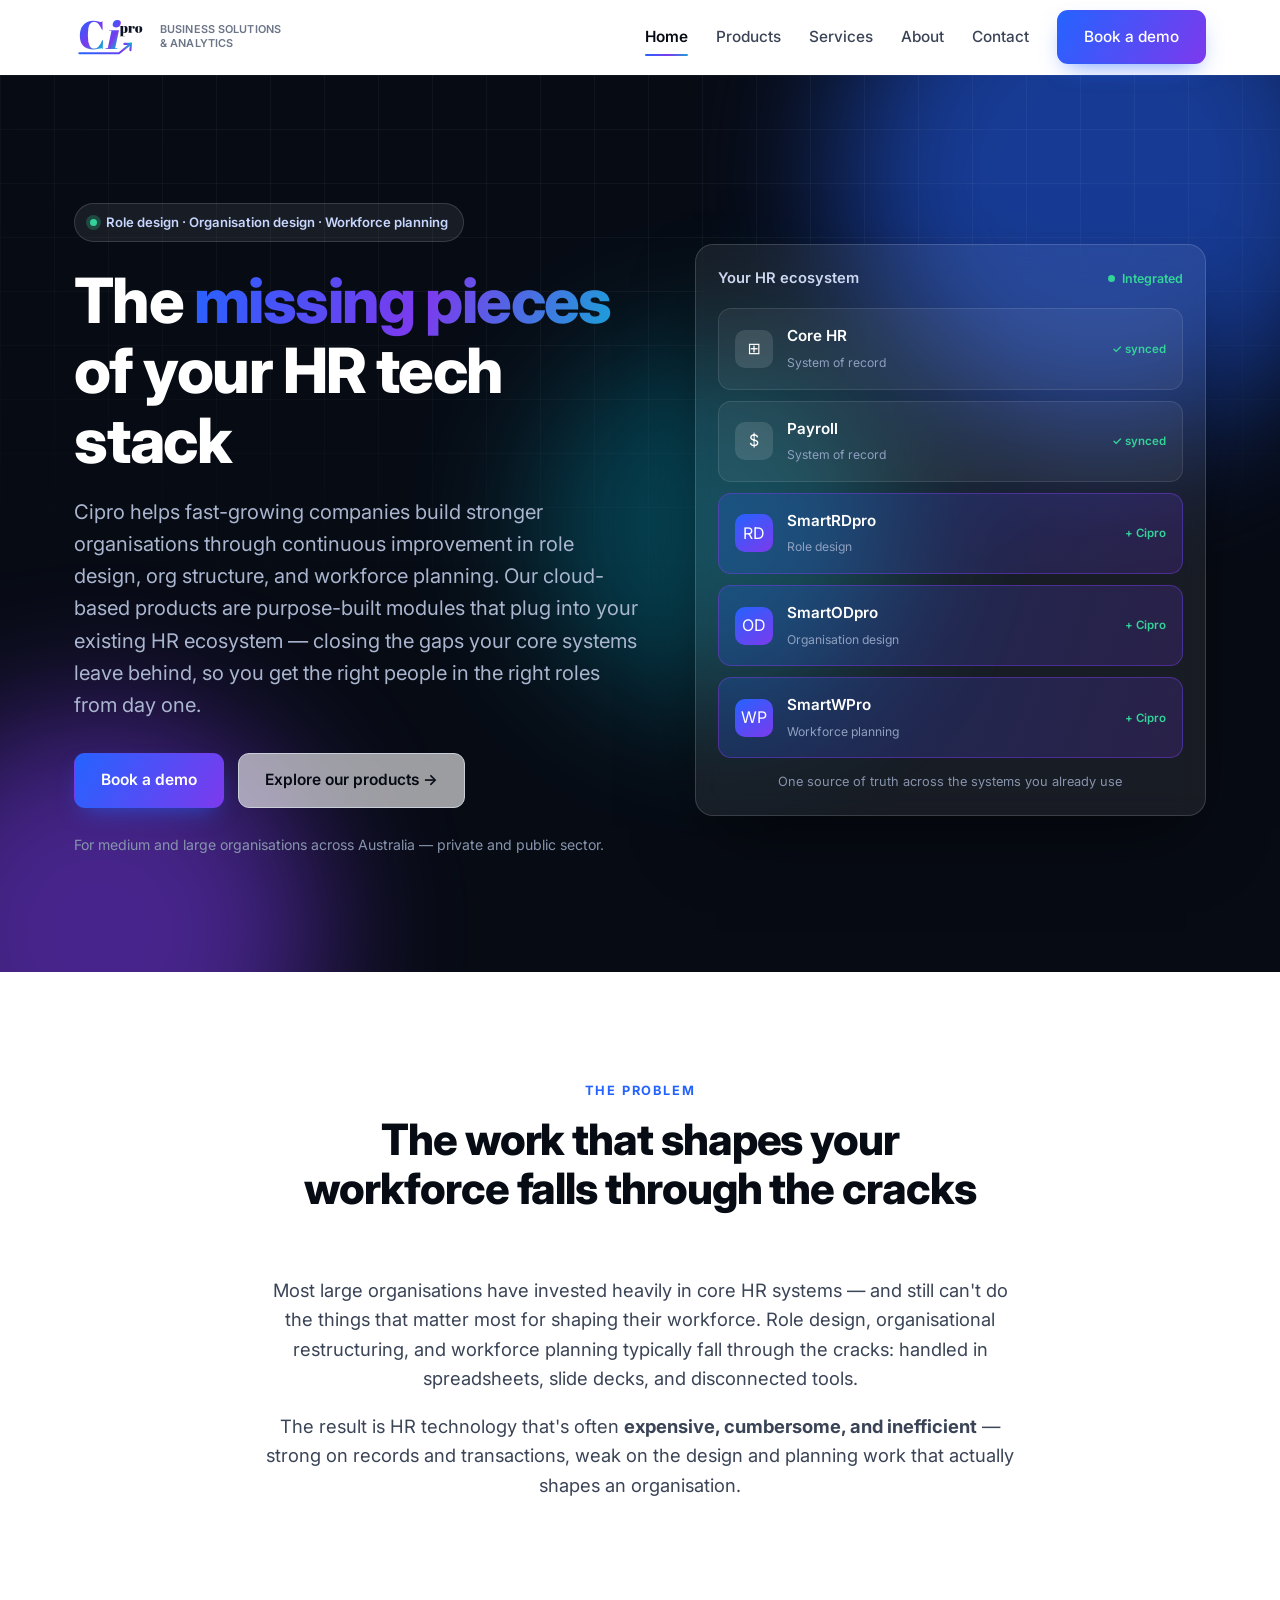
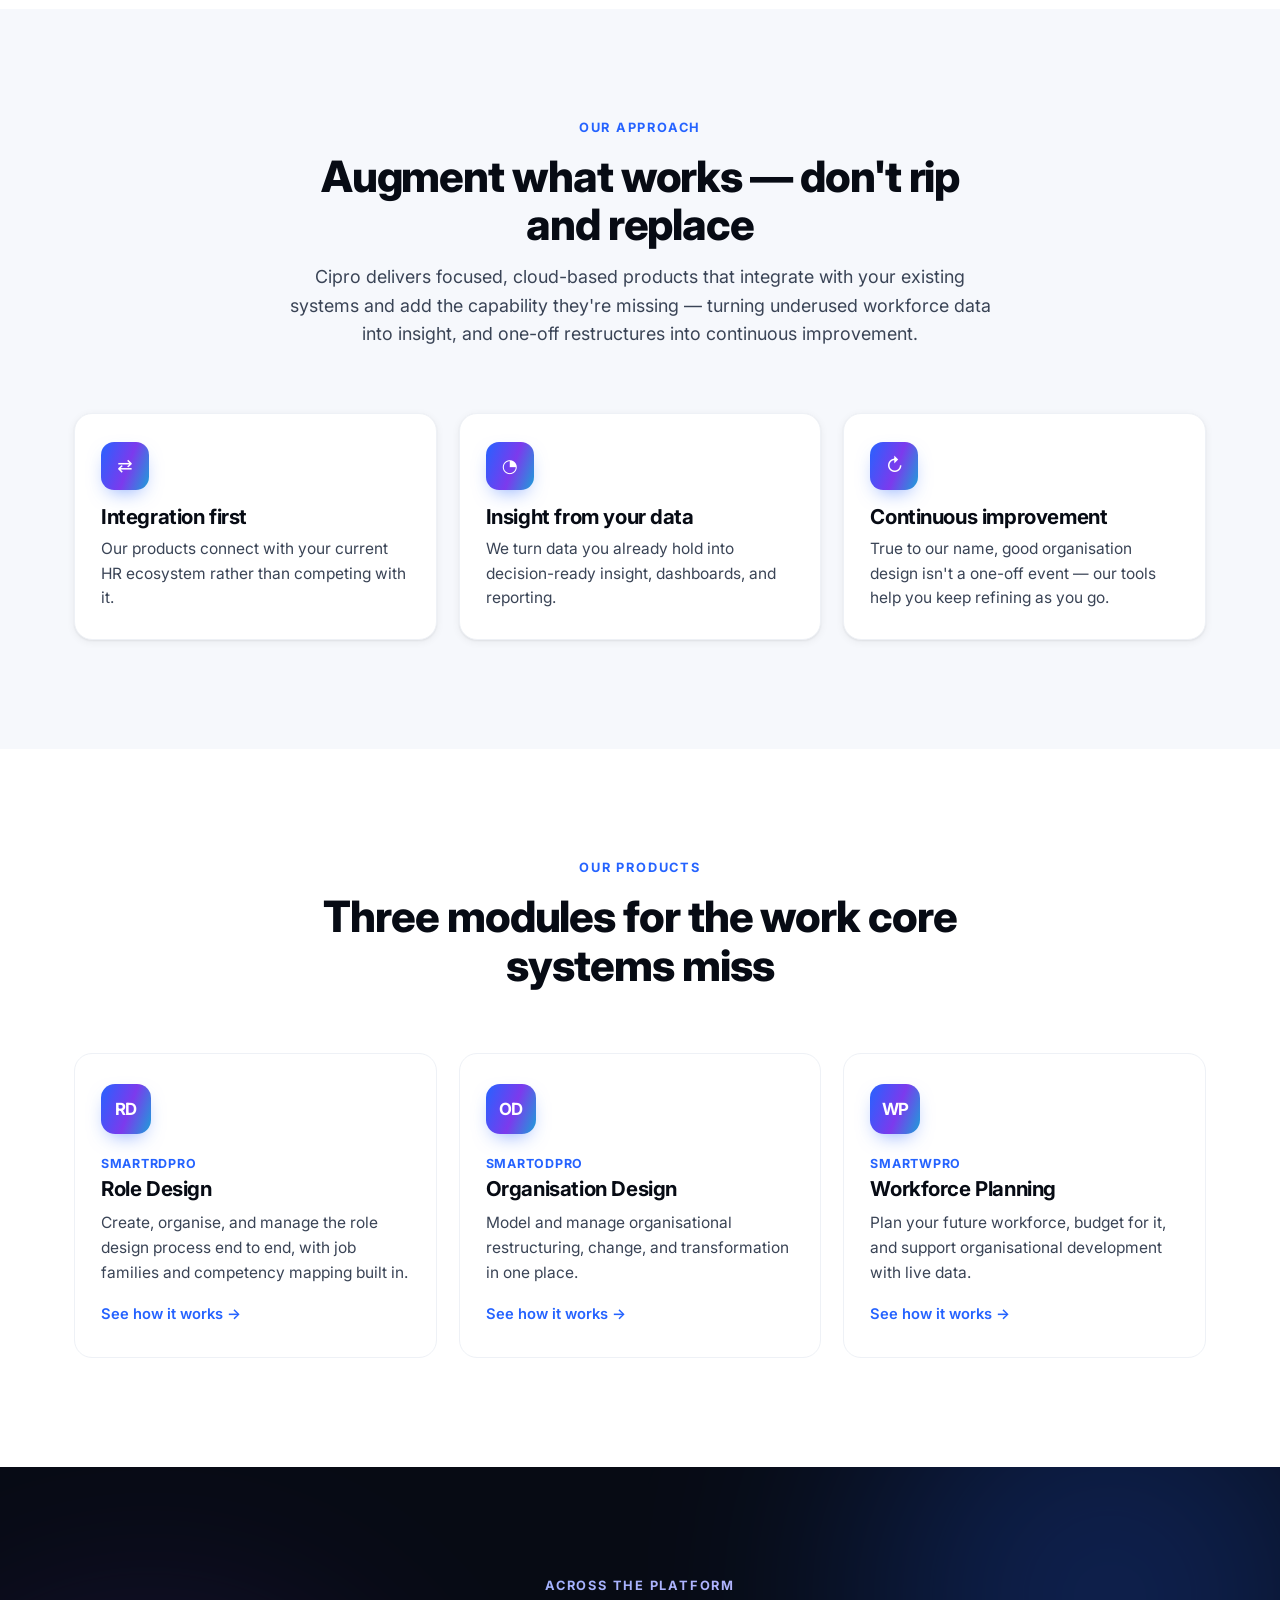
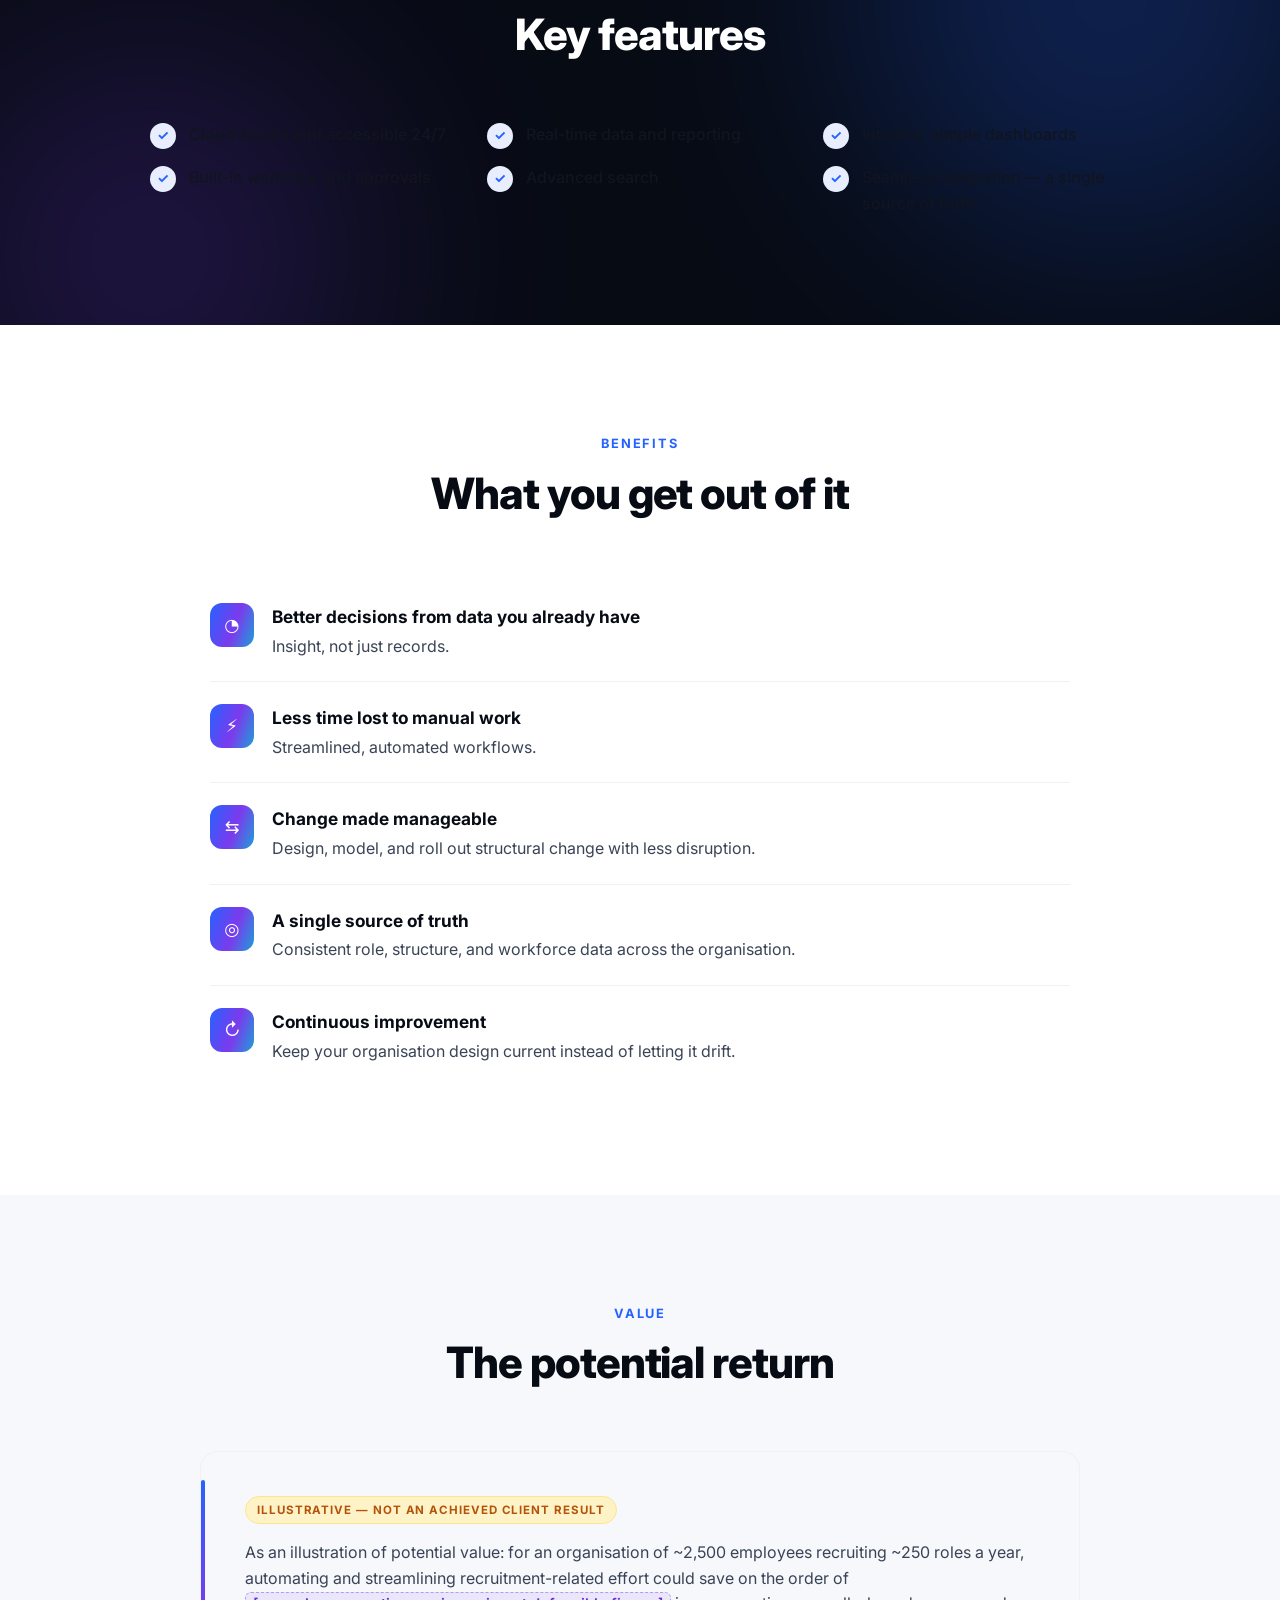
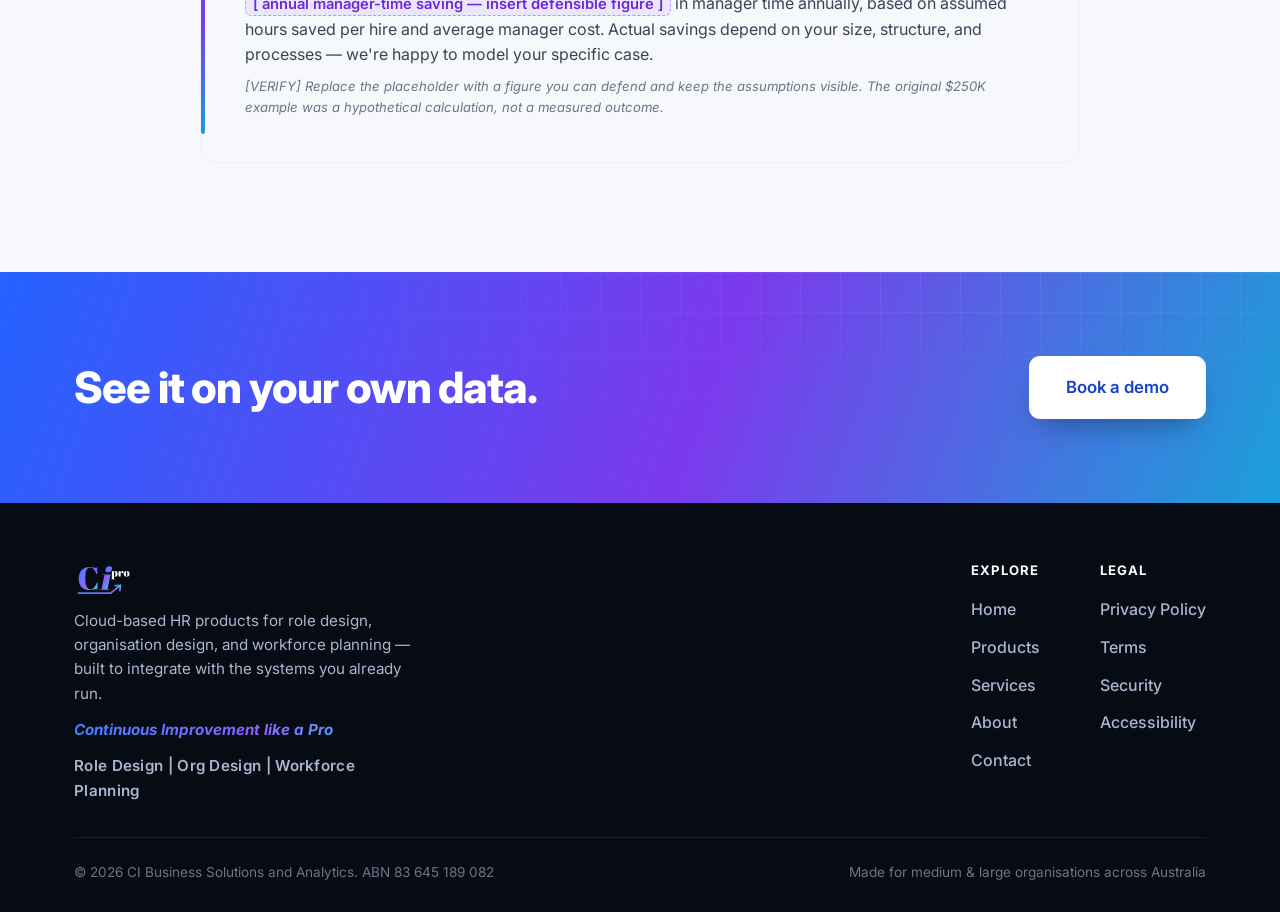
<file: index.html>
<!DOCTYPE html>
<!--
  ============================================================
  CI Business Solutions and Analytics — Home
  PLACEHOLDERS: every <span class="ph">[ … ]</span> below must be
  replaced with verified content before publishing.
  Inline [VERIFY]/[ILLUSTRATIVE] notes follow the client's content doc.
  ============================================================
-->
<html lang="en-AU">
<head>
  <meta charset="UTF-8" />
  <meta name="viewport" content="width=device-width, initial-scale=1.0" />
  <meta name="theme-color" content="#070b14" />
  <title>CI Business Solutions and Analytics — HR tools that fit the systems you already run</title>
  <meta name="description" content="Cipro builds cloud-based products for role design, organisation design and workforce planning that integrate with your existing HR systems. Continuous improvement for how you're organised." />
  <link rel="preconnect" href="https://fonts.googleapis.com" />
  <link rel="preconnect" href="https://fonts.gstatic.com" crossorigin />
  <link href="https://fonts.googleapis.com/css2?family=Inter:wght@400;500;600;700;800&display=swap" rel="stylesheet" />
  <link rel="icon" type="image/svg+xml" href="favicon.svg" />
  <link rel="stylesheet" href="styles.css" />
</head>
<body>

  <!-- ===== Header ===== -->
  <header class="site-header" id="header">
    <div class="container header-inner">
      <a href="index.html" class="brand">
        <img src="logo.svg" alt="Cipro" class="brand-logo" />
        <span class="brand-sub">Business Solutions<br />&amp; Analytics</span>
      </a>
      <nav class="nav" id="nav">
        <a href="index.html" class="active">Home</a>
        <a href="products.html">Products</a>
        <a href="services.html">Services</a>
        <a href="about.html">About</a>
        <a href="contact.html">Contact</a>
        <a href="contact.html" class="btn btn-primary nav-cta">Book a demo</a>
      </nav>
      <button class="nav-toggle" id="navToggle" aria-label="Open menu" aria-expanded="false">
        <span></span><span></span><span></span>
      </button>
    </div>
  </header>

  <main>
    <!-- ===== Hero ===== -->
    <section class="hero">
      <div class="hero-bg" aria-hidden="true">
        <span class="orb orb-1"></span><span class="orb orb-2"></span><span class="orb orb-3"></span>
        <span class="grid-overlay"></span>
      </div>
      <div class="container hero-inner">
        <div class="hero-copy">
          <p class="pill"><span class="pill-dot"></span> Role design · Organisation design · Workforce planning</p>
          <h1>The <span class="grad-text">missing pieces</span> of your HR tech stack</h1>
          <p class="lead">
            Cipro helps fast-growing companies build stronger organisations through continuous
            improvement in role design, org structure, and workforce planning. Our cloud-based products
            are purpose-built modules that plug into your existing HR ecosystem — closing the gaps your
            core systems leave behind, so you get the right people in the right roles from day one.
          </p>
          <div class="hero-actions">
            <a href="contact.html" class="btn btn-primary">Book a demo</a>
            <a href="products.html" class="btn btn-ghost">Explore our products →</a>
          </div>
          <p class="hero-note">For medium and large organisations across Australia — private and public sector.</p>
        </div>

        <!-- Integration diagram (no fabricated metrics) -->
        <div class="hero-visual" aria-hidden="true">
          <div class="glass-panel platform">
            <div class="platform-head">
              <span class="platform-title">Your HR ecosystem</span>
              <span class="platform-live"><span class="live-dot"></span> Integrated</span>
            </div>
            <div class="mod"><span class="mod-ic">⊞</span><span><span class="mod-name">Core HR</span><br /><span class="mod-tag">System of record</span></span><span class="mod-sync">✓ synced</span></div>
            <div class="mod"><span class="mod-ic">$</span><span><span class="mod-name">Payroll</span><br /><span class="mod-tag">System of record</span></span><span class="mod-sync">✓ synced</span></div>
            <div class="mod is-ci"><span class="mod-ic">RD</span><span><span class="mod-name">SmartRDpro</span><br /><span class="mod-tag">Role design</span></span><span class="mod-sync">+ Cipro</span></div>
            <div class="mod is-ci"><span class="mod-ic">OD</span><span><span class="mod-name">SmartODpro</span><br /><span class="mod-tag">Organisation design</span></span><span class="mod-sync">+ Cipro</span></div>
            <div class="mod is-ci"><span class="mod-ic">WP</span><span><span class="mod-name">SmartWPro</span><br /><span class="mod-tag">Workforce planning</span></span><span class="mod-sync">+ Cipro</span></div>
            <p class="platform-foot">One source of truth across the systems you already use</p>
          </div>
        </div>
      </div>
    </section>

    <!-- ===== The problem ===== -->
    <section class="section">
      <div class="container">
        <div class="section-head">
          <p class="eyebrow">The problem</p>
          <h2>The work that shapes your workforce falls through the cracks</h2>
        </div>
        <div style="max-width: 820px; margin: 0 auto; text-align: center;">
          <p class="lede" style="margin: 0 auto 18px;">
            Most large organisations have invested heavily in core HR systems — and still can't do the
            things that matter most for shaping their workforce. Role design, organisational restructuring,
            and workforce planning typically fall through the cracks: handled in spreadsheets, slide decks,
            and disconnected tools.
          </p>
          <p class="lede" style="margin: 0 auto;">
            The result is HR technology that's often <strong>expensive, cumbersome, and inefficient</strong> —
            strong on records and transactions, weak on the design and planning work that actually shapes an organisation.
          </p>
          <!-- [VERIFY] The original 22% / Deltek 2020 satisfaction statistic was dated; per the content
               brief it has been reframed as a general market observation rather than a specific figure.
               If you obtain current, citable data you may reintroduce a verified statistic here. -->
        </div>
      </div>
    </section>

    <!-- ===== Our approach ===== -->
    <section class="section section-muted">
      <div class="container">
        <div class="section-head">
          <p class="eyebrow">Our approach</p>
          <h2>Augment what works — don't rip and replace</h2>
          <p class="section-sub">
            Cipro delivers focused, cloud-based products that integrate with your existing systems and add the
            capability they're missing — turning underused workforce data into insight, and one-off restructures
            into continuous improvement.
          </p>
        </div>
        <div class="principles">
          <div class="principle">
            <div class="p-ic">⇄</div>
            <h3>Integration first</h3>
            <p>Our products connect with your current HR ecosystem rather than competing with it.</p>
          </div>
          <div class="principle">
            <div class="p-ic">◔</div>
            <h3>Insight from your data</h3>
            <p>We turn data you already hold into decision-ready insight, dashboards, and reporting.</p>
          </div>
          <div class="principle">
            <div class="p-ic">↻</div>
            <h3>Continuous improvement</h3>
            <p>True to our name, good organisation design isn't a one-off event — our tools help you keep refining as you go.</p>
          </div>
        </div>
      </div>
    </section>

    <!-- ===== Products summary ===== -->
    <section class="section">
      <div class="container">
        <div class="section-head">
          <p class="eyebrow">Our products</p>
          <h2>Three modules for the work core systems miss</h2>
        </div>
        <div class="cards">
          <article class="card">
            <div class="card-icon">RD</div>
            <span class="product-name">SmartRDpro</span>
            <h3>Role Design</h3>
            <p>Create, organise, and manage the role design process end to end, with job families and competency mapping built in.</p>
            <a href="products.html#smartrdpro" class="card-link">See how it works →</a>
          </article>
          <article class="card">
            <div class="card-icon">OD</div>
            <span class="product-name">SmartODpro</span>
            <h3>Organisation Design</h3>
            <p>Model and manage organisational restructuring, change, and transformation in one place.</p>
            <a href="products.html#smartodpro" class="card-link">See how it works →</a>
          </article>
          <article class="card">
            <div class="card-icon">WP</div>
            <span class="product-name">SmartWPro</span>
            <h3>Workforce Planning</h3>
            <p>Plan your future workforce, budget for it, and support organisational development with live data.</p>
            <a href="products.html#smartwpro" class="card-link">See how it works →</a>
          </article>
        </div>
      </div>
    </section>

    <!-- ===== Key features ===== -->
    <section class="section section-dark">
      <div class="container">
        <div class="section-head">
          <p class="eyebrow eyebrow-light">Across the platform</p>
          <h2>Key features</h2>
        </div>
        <ul class="feature-grid">
          <li><span class="tick">✓</span> Cloud-based and accessible 24/7</li>
          <li><span class="tick">✓</span> Real-time data and reporting</li>
          <li><span class="tick">✓</span> Intuitive, simple dashboards</li>
          <li><span class="tick">✓</span> Built-in workflow and approvals</li>
          <li><span class="tick">✓</span> Advanced search</li>
          <li><span class="tick">✓</span> Seamless integration — a single source of truth</li>
        </ul>
      </div>
    </section>

    <!-- ===== Benefits ===== -->
    <section class="section">
      <div class="container">
        <div class="section-head">
          <p class="eyebrow">Benefits</p>
          <h2>What you get out of it</h2>
        </div>
        <ul class="benefit-list">
          <li><span class="b-ic">◔</span><div><strong>Better decisions from data you already have</strong><p>Insight, not just records.</p></div></li>
          <li><span class="b-ic">⚡</span><div><strong>Less time lost to manual work</strong><p>Streamlined, automated workflows.</p></div></li>
          <li><span class="b-ic">⇆</span><div><strong>Change made manageable</strong><p>Design, model, and roll out structural change with less disruption.</p></div></li>
          <li><span class="b-ic">◎</span><div><strong>A single source of truth</strong><p>Consistent role, structure, and workforce data across the organisation.</p></div></li>
          <li><span class="b-ic">↻</span><div><strong>Continuous improvement</strong><p>Keep your organisation design current instead of letting it drift.</p></div></li>
        </ul>
      </div>
    </section>

    <!-- ===== Value / ROI (illustrative) ===== -->
    <section class="section section-muted">
      <div class="container">
        <div class="section-head">
          <p class="eyebrow">Value</p>
          <h2>The potential return</h2>
        </div>
        <div class="callout">
          <span class="badge-illustrative">Illustrative — not an achieved client result</span>
          <p>
            As an illustration of potential value: for an organisation of ~2,500 employees recruiting ~250 roles
            a year, automating and streamlining recruitment-related effort could save on the order of
            <span class="ph">[ annual manager-time saving — insert defensible figure ]</span>
            in manager time annually, based on assumed hours saved per hire and average manager cost.
            Actual savings depend on your size, structure, and processes — we're happy to model your specific case.
          </p>
          <span class="ph-note">[VERIFY] Replace the placeholder with a figure you can defend and keep the assumptions visible. The original $250K example was a hypothetical calculation, not a measured outcome.</span>
        </div>
      </div>
    </section>

    <!-- ===== Closing CTA ===== -->
    <section class="cta-band">
      <div class="container cta-inner">
        <h2>See it on your own data.</h2>
        <a href="contact.html" class="btn btn-primary btn-lg">Book a demo</a>
      </div>
    </section>
  </main>

  <!-- ===== Footer ===== -->
  <footer class="site-footer">
    <div class="container">
      <div class="footer-inner">
        <div class="footer-brand">
          <img src="logo-light.svg" alt="Cipro" class="brand-logo-footer" />
          <p>Cloud-based HR products for role design, organisation design, and workforce planning — built to integrate with the systems you already run.</p>
          <p class="footer-tagline">Continuous Improvement like a Pro</p>
          <p class="footer-products">Role Design | Org Design | Workforce Planning</p>
        </div>
        <div class="footer-cols">
          <div class="footer-col">
            <h4>Explore</h4>
            <a href="index.html">Home</a>
            <a href="products.html">Products</a>
            <a href="services.html">Services</a>
            <a href="about.html">About</a>
            <a href="contact.html">Contact</a>
          </div>
          <div class="footer-col">
            <h4>Legal</h4>
            <a href="privacy.html">Privacy Policy</a>
            <a href="terms.html">Terms</a>
            <a href="security.html">Security</a>
            <a href="accessibility.html">Accessibility</a>
          </div>
        </div>
      </div>
      <div class="footer-bottom">
        <span>© <span id="year"></span> CI Business Solutions and Analytics. ABN 83 645 189 082</span>
        <span>Made for medium &amp; large organisations across Australia</span>
      </div>
    </div>
  </footer>

  <script src="script.js"></script>
</body>
</html>
</file>
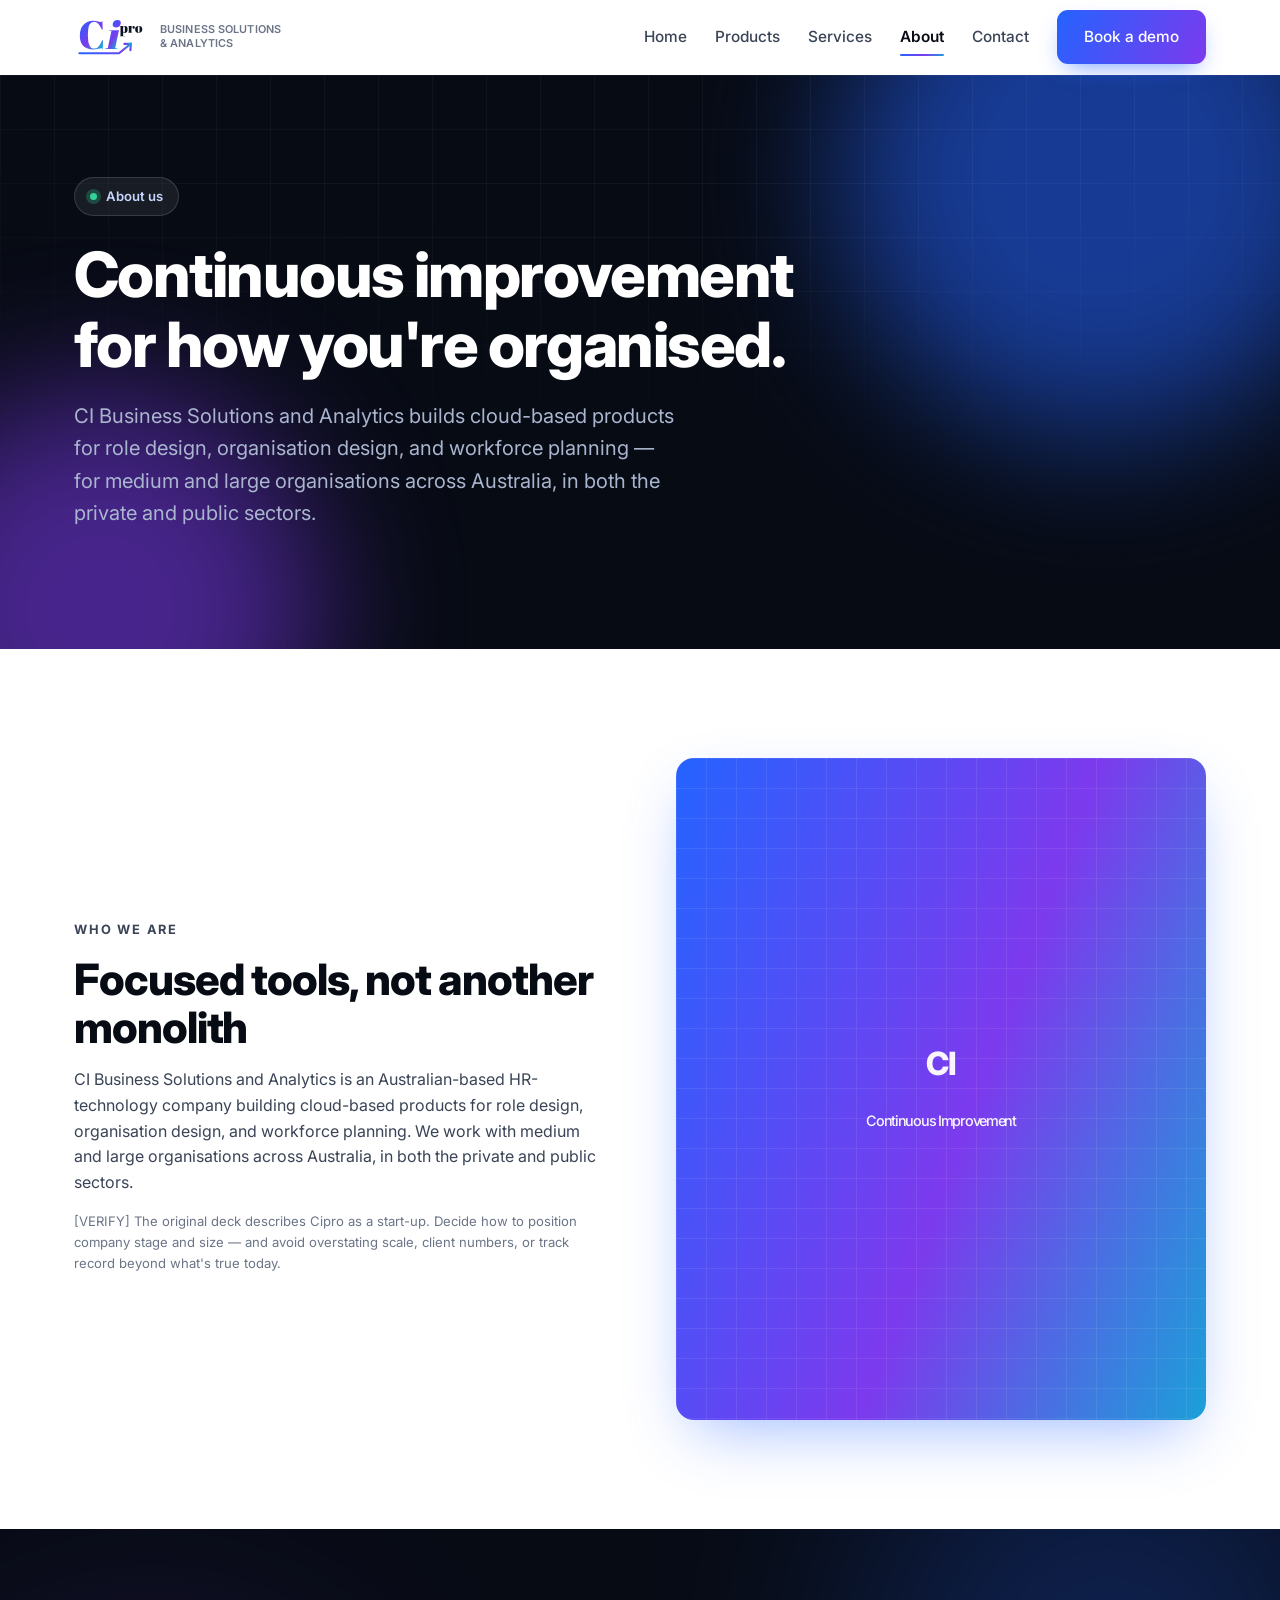
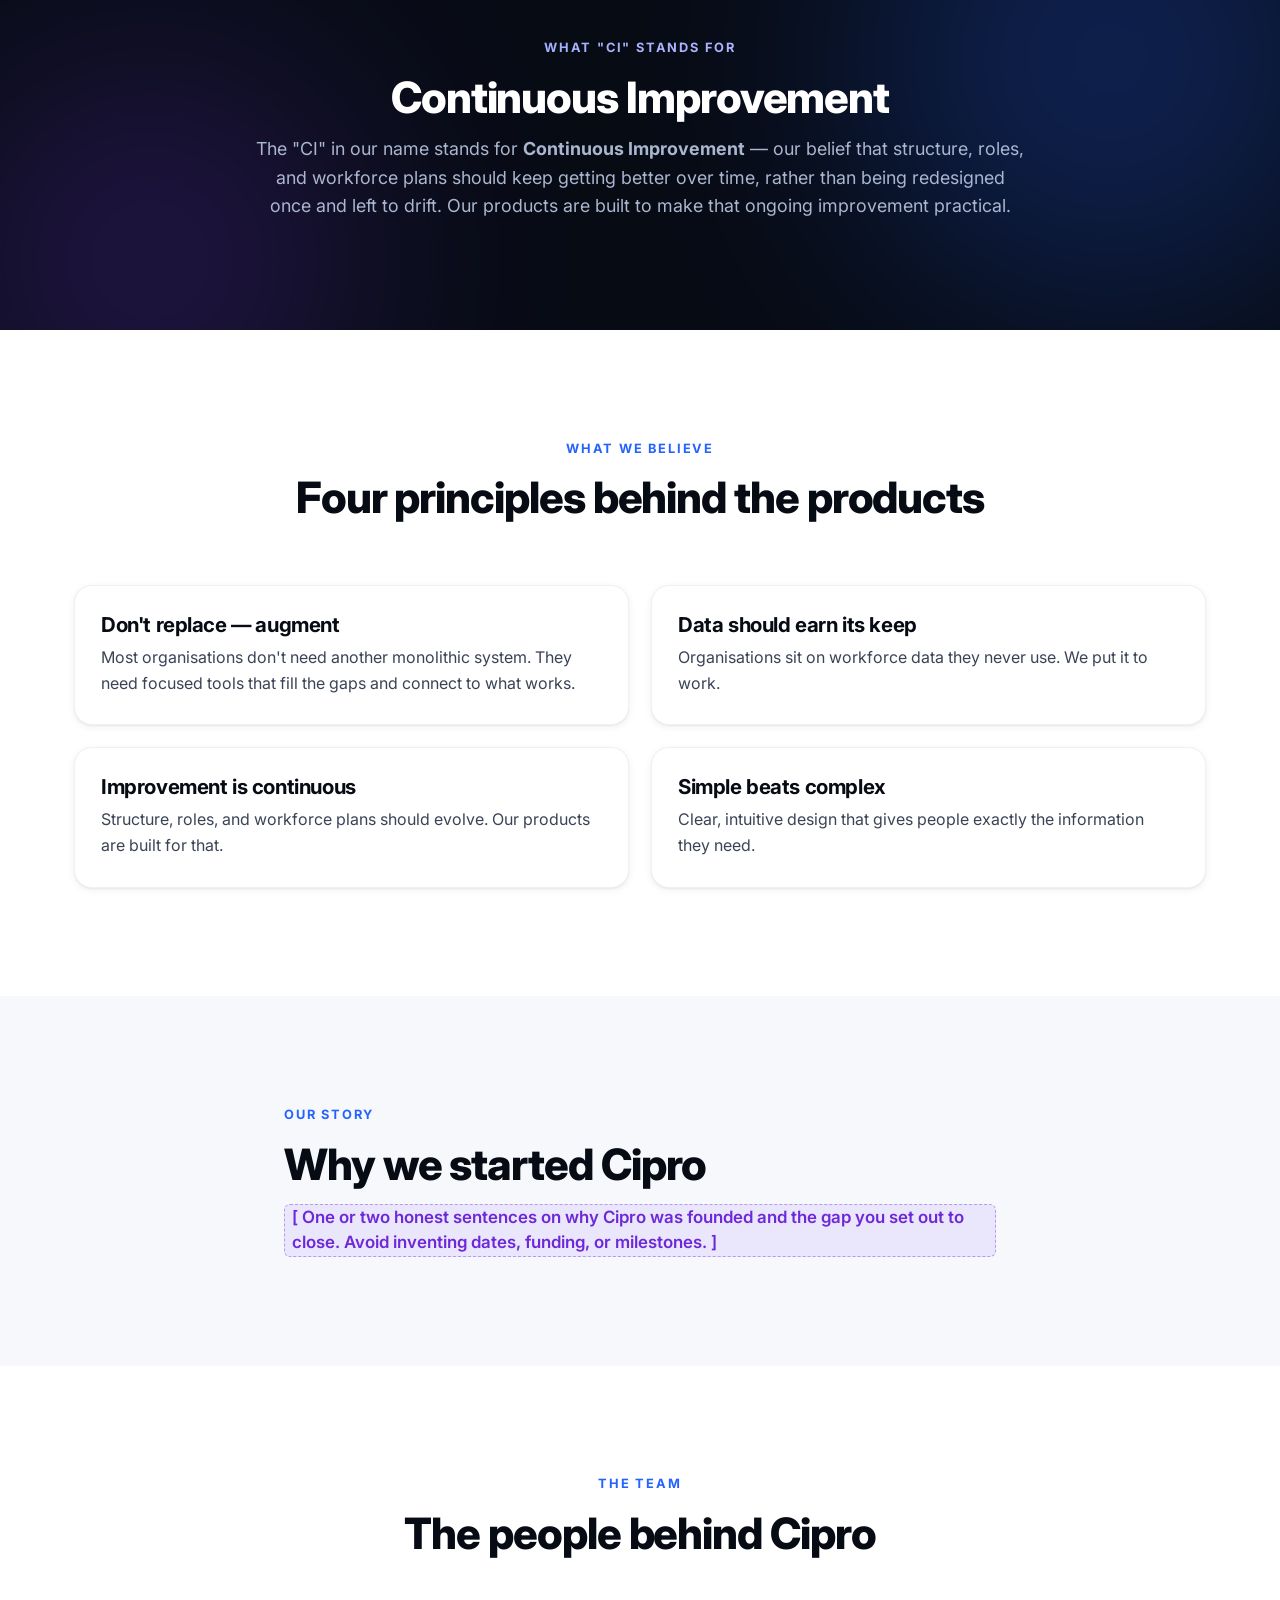
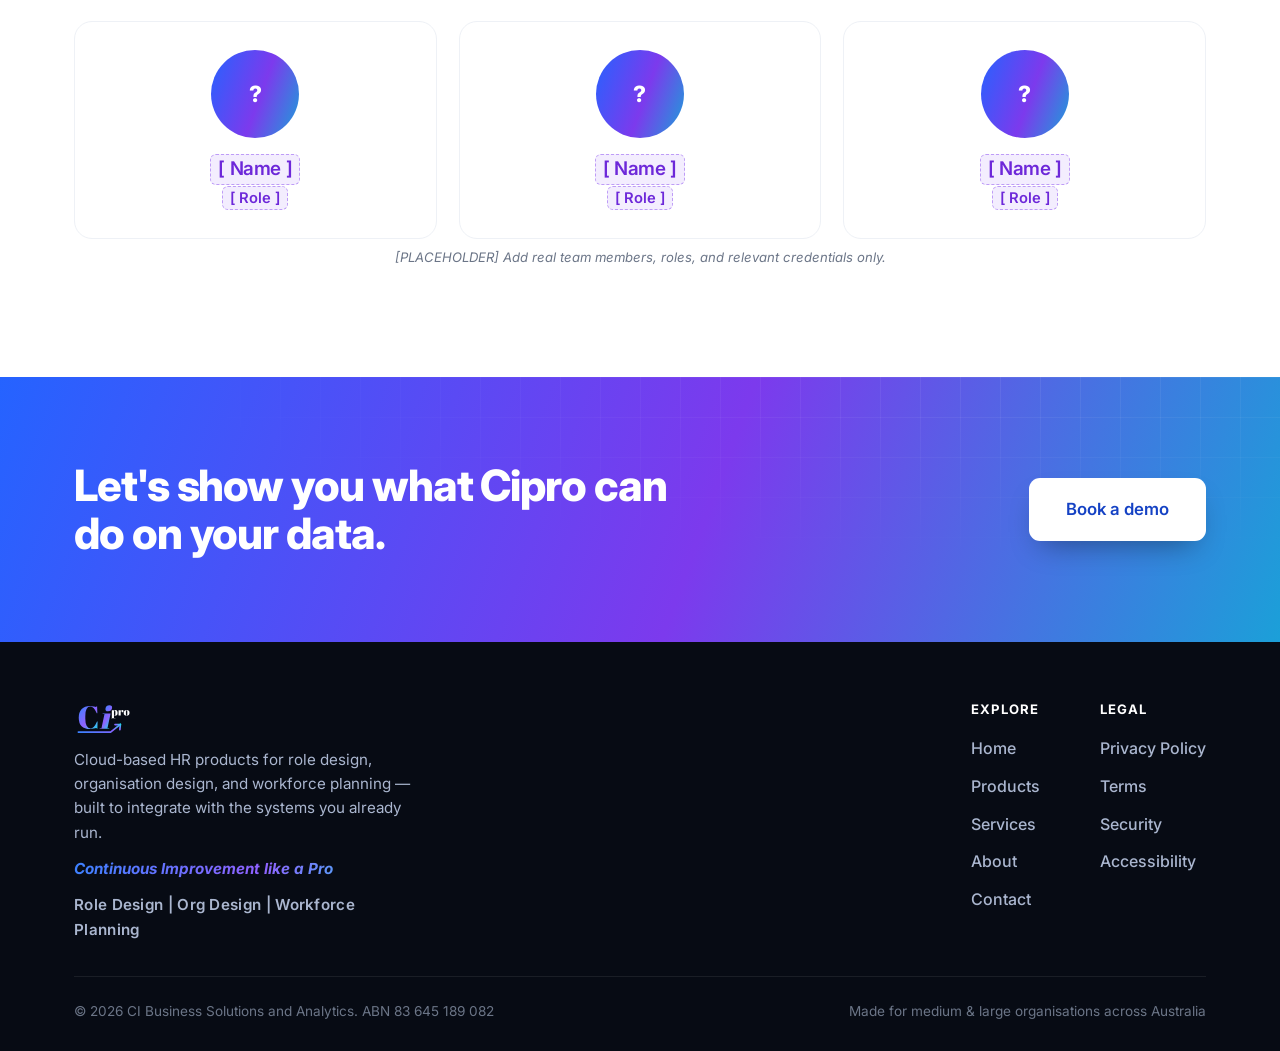
<file: about.html>
<!DOCTYPE html>
<html lang="en-AU">
<head>
  <meta charset="UTF-8" />
  <meta name="viewport" content="width=device-width, initial-scale=1.0" />
  <meta name="theme-color" content="#070b14" />
  <title>About | CI Business Solutions and Analytics</title>
  <meta name="description" content="CI Business Solutions and Analytics builds cloud-based HR products. The 'CI' stands for Continuous Improvement — structure, roles and workforce plans that keep getting better." />
  <link rel="preconnect" href="https://fonts.googleapis.com" />
  <link rel="preconnect" href="https://fonts.gstatic.com" crossorigin />
  <link href="https://fonts.googleapis.com/css2?family=Inter:wght@400;500;600;700;800&display=swap" rel="stylesheet" />
  <link rel="icon" type="image/svg+xml" href="favicon.svg" />
  <link rel="stylesheet" href="styles.css" />
</head>
<body>

  <header class="site-header" id="header">
    <div class="container header-inner">
      <a href="index.html" class="brand">
        <img src="logo.svg" alt="Cipro" class="brand-logo" />
        <span class="brand-sub">Business Solutions<br />&amp; Analytics</span>
      </a>
      <nav class="nav" id="nav">
        <a href="index.html">Home</a>
        <a href="products.html">Products</a>
        <a href="services.html">Services</a>
        <a href="about.html" class="active">About</a>
        <a href="contact.html">Contact</a>
        <a href="contact.html" class="btn btn-primary nav-cta">Book a demo</a>
      </nav>
      <button class="nav-toggle" id="navToggle" aria-label="Open menu" aria-expanded="false">
        <span></span><span></span><span></span>
      </button>
    </div>
  </header>

  <main>
    <section class="page-hero">
      <div class="hero-bg" aria-hidden="true">
        <span class="orb orb-1"></span><span class="orb orb-2"></span><span class="grid-overlay"></span>
      </div>
      <div class="container">
        <div class="page-hero-inner">
          <p class="pill"><span class="pill-dot"></span> About us</p>
          <h1>Continuous improvement for how you're organised.</h1>
          <p class="lead">
            CI Business Solutions and Analytics builds cloud-based products for role design, organisation
            design, and workforce planning — for medium and large organisations across Australia, in both
            the private and public sectors.
          </p>
        </div>
      </div>
    </section>

    <!-- ===== Who we are ===== -->
    <section class="section">
      <div class="container prose-grid">
        <div>
          <p class="eyebrow">Who we are</p>
          <h2>Focused tools, not another monolith</h2>
          <p>
            CI Business Solutions and Analytics is an Australian-based
            HR-technology company building cloud-based products for role design, organisation design, and
            workforce planning. We work with medium and large organisations across Australia, in both the
            private and public sectors.
          </p>
          <p><span class="ph-note" style="font-style: normal;">[VERIFY] The original deck describes Cipro as a start-up. Decide how to position company stage and size — and avoid overstating scale, client numbers, or track record beyond what's true today.</span></p>
        </div>
        <div class="about-photo"><span>CI<br /><small style="font-size:0.9rem;font-weight:500;">Continuous Improvement</small></span></div>
      </div>
    </section>

    <!-- ===== What CI stands for ===== -->
    <section class="section section-dark">
      <div class="container" style="max-width: 820px; text-align: center; margin: 0 auto;">
        <p class="eyebrow eyebrow-light" style="text-align:center;">What "CI" stands for</p>
        <h2>Continuous Improvement</h2>
        <p class="section-sub-light">
          The "CI" in our name stands for <strong>Continuous Improvement</strong> — our belief that structure,
          roles, and workforce plans should keep getting better over time, rather than being redesigned once and
          left to drift. Our products are built to make that ongoing improvement practical.
        </p>
      </div>
    </section>

    <!-- ===== What we believe ===== -->
    <section class="section">
      <div class="container">
        <div class="section-head">
          <p class="eyebrow">What we believe</p>
          <h2>Four principles behind the products</h2>
        </div>
        <div class="values-grid">
          <div class="value"><h3>Don't replace — augment</h3><p>Most organisations don't need another monolithic system. They need focused tools that fill the gaps and connect to what works.</p></div>
          <div class="value"><h3>Data should earn its keep</h3><p>Organisations sit on workforce data they never use. We put it to work.</p></div>
          <div class="value"><h3>Improvement is continuous</h3><p>Structure, roles, and workforce plans should evolve. Our products are built for that.</p></div>
          <div class="value"><h3>Simple beats complex</h3><p>Clear, intuitive design that gives people exactly the information they need.</p></div>
        </div>
      </div>
    </section>

    <!-- ===== Our story ===== -->
    <section class="section section-muted">
      <div class="container" style="max-width: 760px; margin: 0 auto;">
        <p class="eyebrow">Our story</p>
        <h2>Why we started Cipro</h2>
        <p class="lede" style="margin-top: 16px;">
          <span class="ph">[ One or two honest sentences on why Cipro was founded and the gap you set out to close. Avoid inventing dates, funding, or milestones. ]</span>
        </p>
      </div>
    </section>

    <!-- ===== Team ===== -->
    <section class="section">
      <div class="container">
        <div class="section-head">
          <p class="eyebrow">The team</p>
          <h2>The people behind Cipro</h2>
        </div>
        <div class="team-grid">
          <div class="member"><div class="avatar">?</div><h3><span class="ph">[ Name ]</span></h3><p style="color:var(--gray-500);"><span class="ph">[ Role ]</span></p></div>
          <div class="member"><div class="avatar">?</div><h3><span class="ph">[ Name ]</span></h3><p style="color:var(--gray-500);"><span class="ph">[ Role ]</span></p></div>
          <div class="member"><div class="avatar">?</div><h3><span class="ph">[ Name ]</span></h3><p style="color:var(--gray-500);"><span class="ph">[ Role ]</span></p></div>
        </div>
        <p style="text-align:center;"><span class="ph-note">[PLACEHOLDER] Add real team members, roles, and relevant credentials only.</span></p>
      </div>
    </section>

    <section class="cta-band">
      <div class="container cta-inner">
        <h2>Let's show you what Cipro can do on your data.</h2>
        <a href="contact.html" class="btn btn-primary btn-lg">Book a demo</a>
      </div>
    </section>
  </main>

  <footer class="site-footer">
    <div class="container">
      <div class="footer-inner">
        <div class="footer-brand">
          <img src="logo-light.svg" alt="Cipro" class="brand-logo-footer" />
          <p>Cloud-based HR products for role design, organisation design, and workforce planning — built to integrate with the systems you already run.</p>
          <p class="footer-tagline">Continuous Improvement like a Pro</p>
          <p class="footer-products">Role Design | Org Design | Workforce Planning</p>
        </div>
        <div class="footer-cols">
          <div class="footer-col">
            <h4>Explore</h4>
            <a href="index.html">Home</a><a href="products.html">Products</a><a href="services.html">Services</a><a href="about.html">About</a><a href="contact.html">Contact</a>
          </div>
          <div class="footer-col">
            <h4>Legal</h4>
            <a href="privacy.html">Privacy Policy</a><a href="terms.html">Terms</a><a href="security.html">Security</a><a href="accessibility.html">Accessibility</a>
          </div>
        </div>
      </div>
      <div class="footer-bottom">
        <span>© <span id="year"></span> CI Business Solutions and Analytics. ABN 83 645 189 082</span>
        <span>Made for medium &amp; large organisations across Australia</span>
      </div>
    </div>
  </footer>

  <script src="script.js"></script>
</body>
</html>
</file>
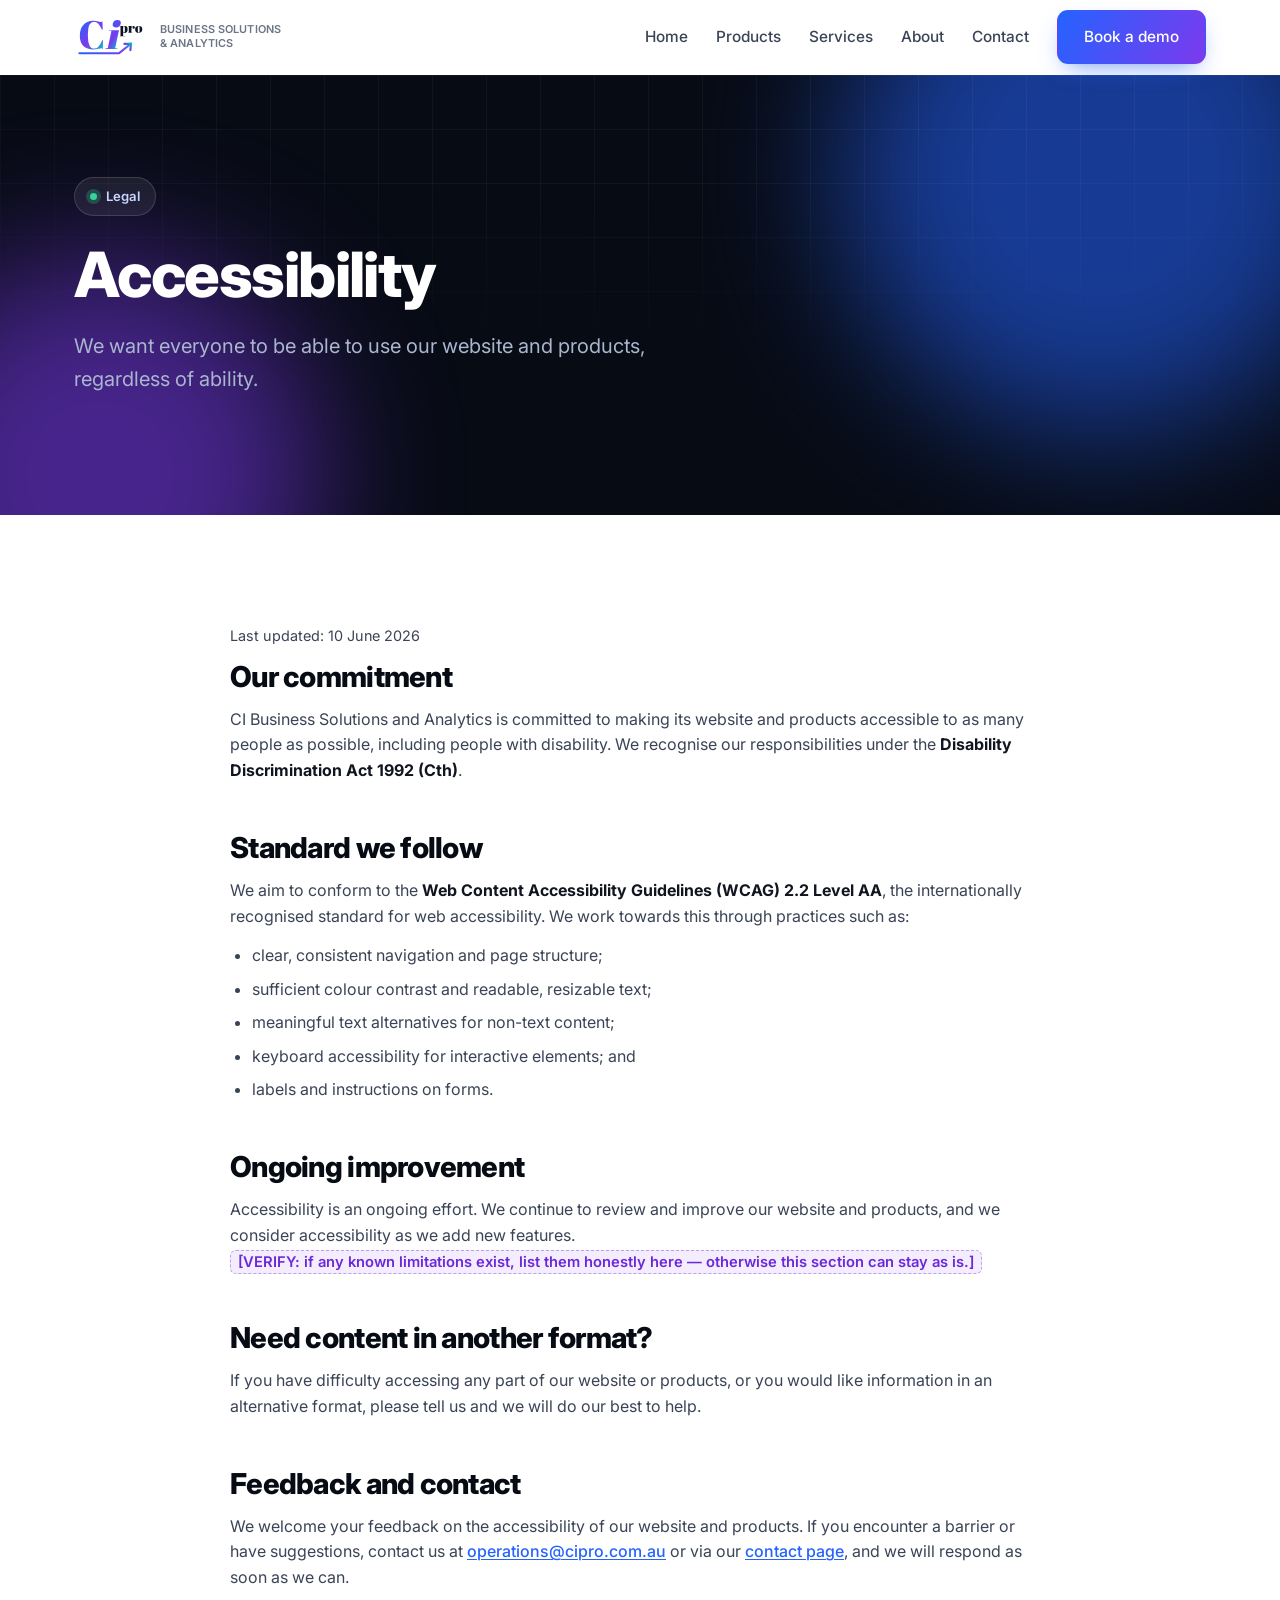
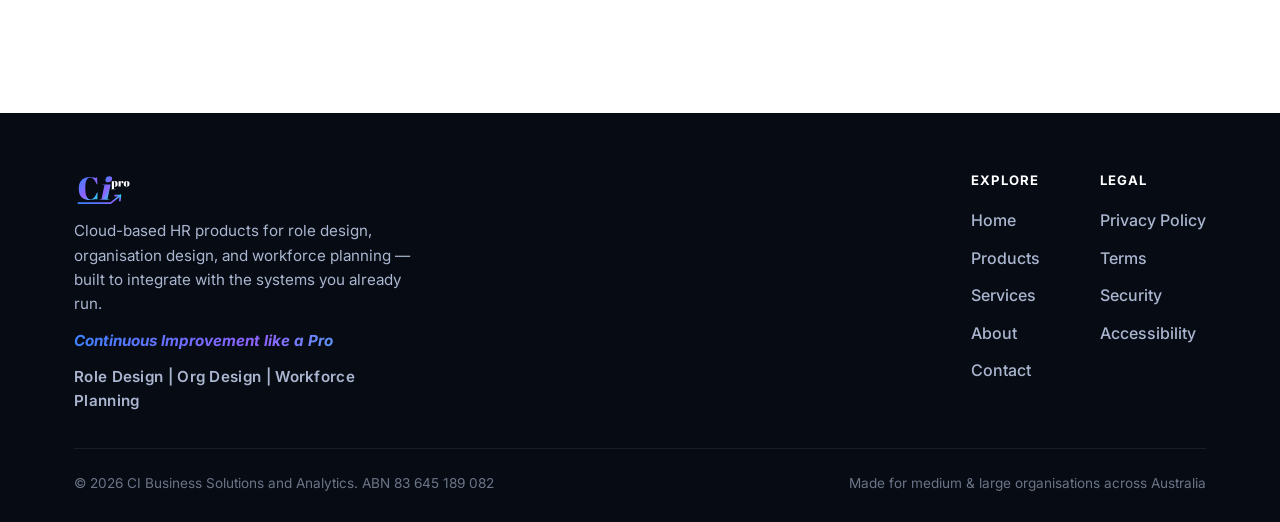
<file: accessibility.html>
<!DOCTYPE html>
<html lang="en-AU">
<head>
  <meta charset="UTF-8" />
  <meta name="viewport" content="width=device-width, initial-scale=1.0" />
  <meta name="theme-color" content="#070b14" />
  <title>Accessibility | CI Business Solutions and Analytics</title>
  <meta name="description" content="CI Business Solutions and Analytics is committed to making its website and products accessible, targeting WCAG 2.2 Level AA." />
  <link rel="preconnect" href="https://fonts.googleapis.com" />
  <link rel="preconnect" href="https://fonts.gstatic.com" crossorigin />
  <link href="https://fonts.googleapis.com/css2?family=Inter:wght@400;500;600;700;800&display=swap" rel="stylesheet" />
  <link rel="icon" type="image/svg+xml" href="favicon.svg" />
  <link rel="stylesheet" href="styles.css" />
</head>
<body>

  <header class="site-header" id="header">
    <div class="container header-inner">
      <a href="index.html" class="brand">
        <img src="logo.svg" alt="Cipro" class="brand-logo" />
        <span class="brand-sub">Business Solutions<br />&amp; Analytics</span>
      </a>
      <nav class="nav" id="nav">
        <a href="index.html">Home</a>
        <a href="products.html">Products</a>
        <a href="services.html">Services</a>
        <a href="about.html">About</a>
        <a href="contact.html">Contact</a>
        <a href="contact.html" class="btn btn-primary nav-cta">Book a demo</a>
      </nav>
      <button class="nav-toggle" id="navToggle" aria-label="Open menu" aria-expanded="false">
        <span></span><span></span><span></span>
      </button>
    </div>
  </header>

  <main>
    <section class="page-hero">
      <div class="hero-bg" aria-hidden="true">
        <span class="orb orb-1"></span><span class="orb orb-2"></span><span class="grid-overlay"></span>
      </div>
      <div class="container">
        <div class="page-hero-inner">
          <p class="pill"><span class="pill-dot"></span> Legal</p>
          <h1>Accessibility</h1>
          <p class="lead">
            We want everyone to be able to use our website and products, regardless of ability.
          </p>
        </div>
      </div>
    </section>

    <section class="section">
      <div class="container">
        <div class="legal">
          <p class="legal-meta">Last updated: 10 June 2026</p>

          <h2>Our commitment</h2>
          <p>
            CI Business Solutions and Analytics is committed to making its website and products accessible to as many
            people as possible, including people with disability. We recognise our responsibilities under the
            <strong>Disability Discrimination Act 1992 (Cth)</strong>.
          </p>

          <h2>Standard we follow</h2>
          <p>
            We aim to conform to the <strong>Web Content Accessibility Guidelines (WCAG) 2.2 Level AA</strong>, the
            internationally recognised standard for web accessibility. We work towards this through practices such as:
          </p>
          <ul>
            <li>clear, consistent navigation and page structure;</li>
            <li>sufficient colour contrast and readable, resizable text;</li>
            <li>meaningful text alternatives for non-text content;</li>
            <li>keyboard accessibility for interactive elements; and</li>
            <li>labels and instructions on forms.</li>
          </ul>

          <h2>Ongoing improvement</h2>
          <p>
            Accessibility is an ongoing effort. We continue to review and improve our website and products, and we
            consider accessibility as we add new features. <span class="ph">[VERIFY: if any known limitations exist,
            list them honestly here — otherwise this section can stay as is.]</span>
          </p>

          <h2>Need content in another format?</h2>
          <p>
            If you have difficulty accessing any part of our website or products, or you would like information in an
            alternative format, please tell us and we will do our best to help.
          </p>

          <h2>Feedback and contact</h2>
          <p>
            We welcome your feedback on the accessibility of our website and products. If you encounter a barrier or
            have suggestions, contact us at
            <a href="mailto:operations@cipro.com.au">operations@cipro.com.au</a> or via our
            <a href="contact.html">contact page</a>, and we will respond as soon as we can.
          </p>
        </div>
      </div>
    </section>
  </main>

  <footer class="site-footer">
    <div class="container">
      <div class="footer-inner">
        <div class="footer-brand">
          <img src="logo-light.svg" alt="Cipro" class="brand-logo-footer" />
          <p>Cloud-based HR products for role design, organisation design, and workforce planning — built to integrate with the systems you already run.</p>
          <p class="footer-tagline">Continuous Improvement like a Pro</p>
          <p class="footer-products">Role Design | Org Design | Workforce Planning</p>
        </div>
        <div class="footer-cols">
          <div class="footer-col">
            <h4>Explore</h4>
            <a href="index.html">Home</a><a href="products.html">Products</a><a href="services.html">Services</a><a href="about.html">About</a><a href="contact.html">Contact</a>
          </div>
          <div class="footer-col">
            <h4>Legal</h4>
            <a href="privacy.html">Privacy Policy</a><a href="terms.html">Terms</a><a href="security.html">Security</a><a href="accessibility.html">Accessibility</a>
          </div>
        </div>
      </div>
      <div class="footer-bottom">
        <span>© <span id="year"></span> CI Business Solutions and Analytics. ABN 83 645 189 082</span>
        <span>Made for medium &amp; large organisations across Australia</span>
      </div>
    </div>
  </footer>

  <script src="script.js"></script>
</body>
</html>
</file>
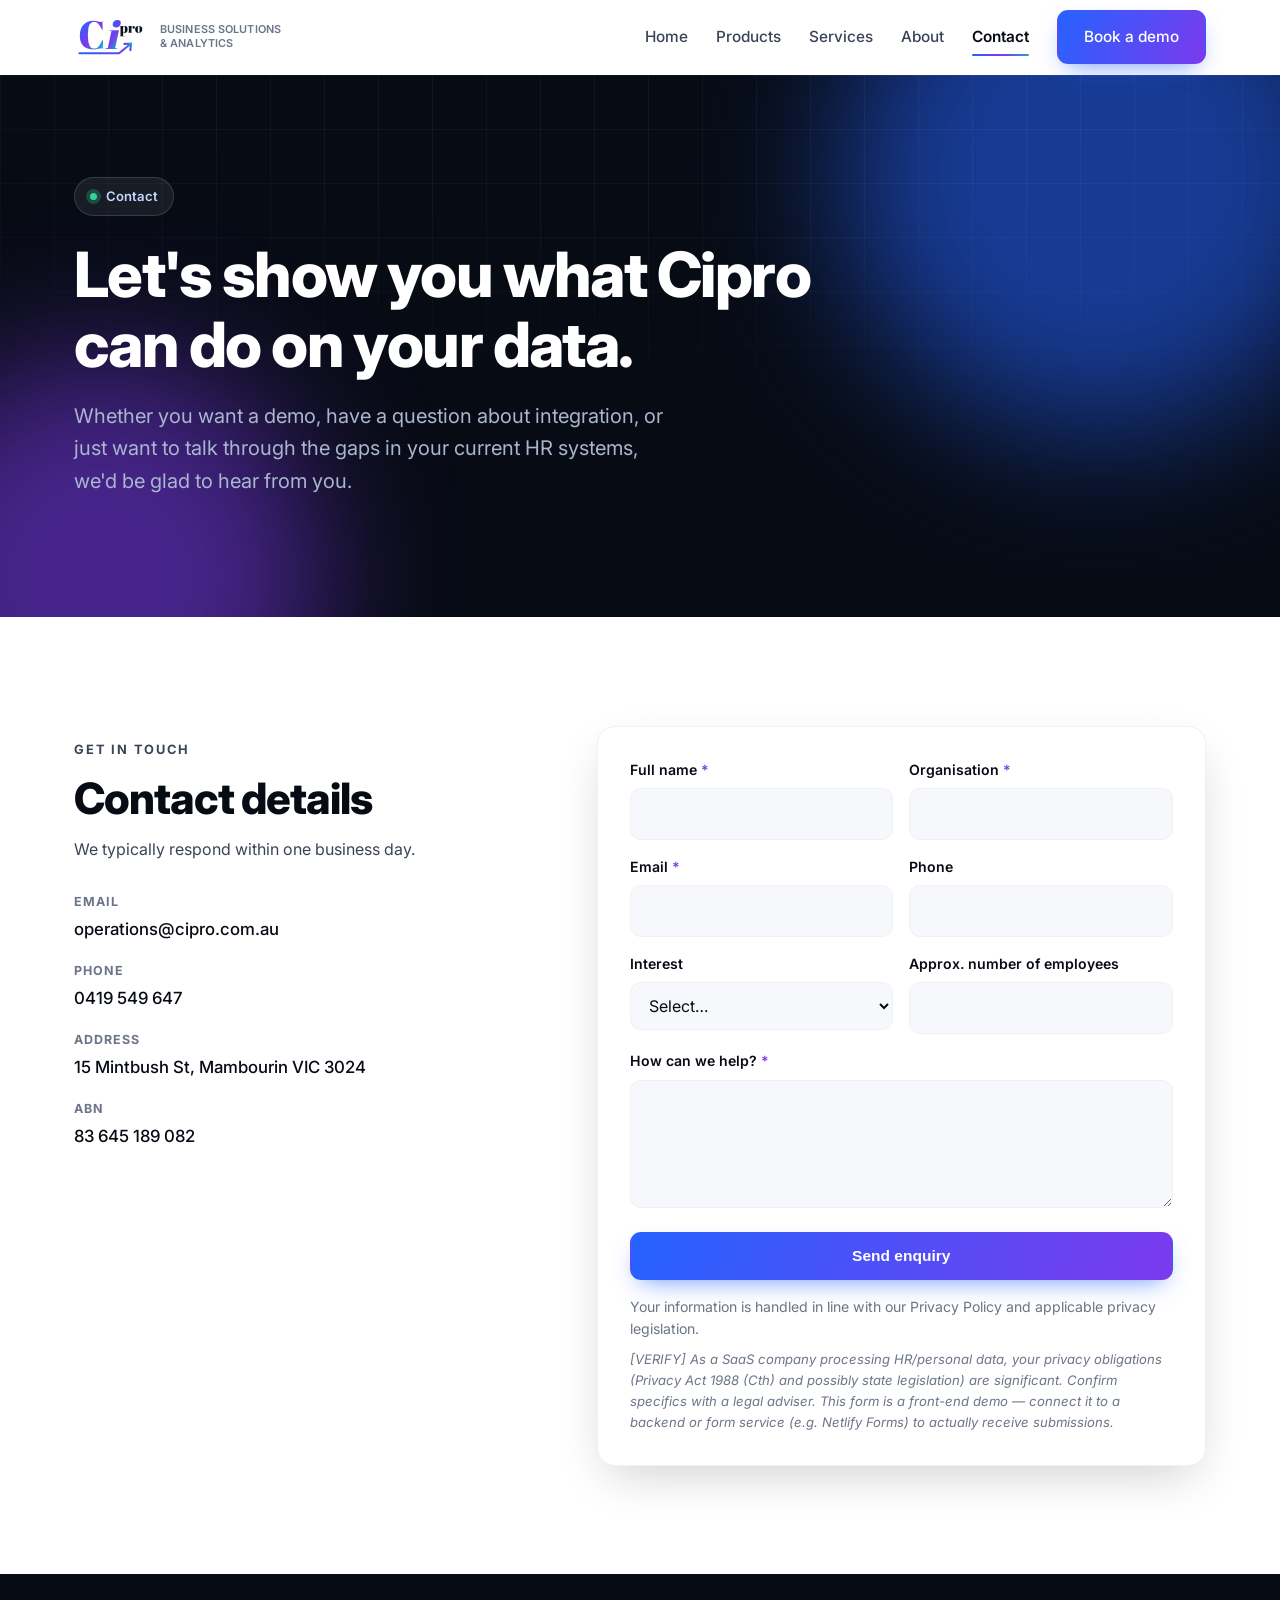
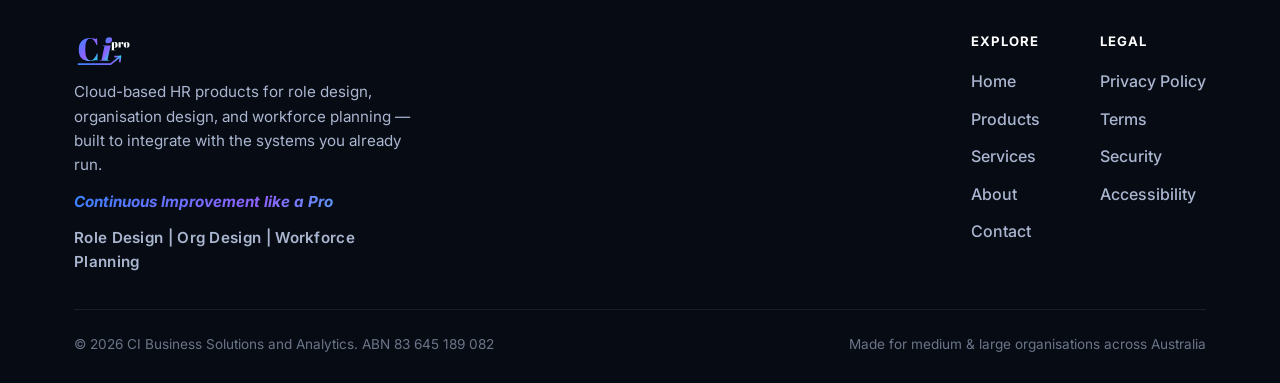
<file: contact.html>
<!DOCTYPE html>
<html lang="en-AU">
<head>
  <meta charset="UTF-8" />
  <meta name="viewport" content="width=device-width, initial-scale=1.0" />
  <meta name="theme-color" content="#070b14" />
  <title>Contact | CI Business Solutions and Analytics</title>
  <meta name="description" content="Book a demo or ask about integration. CI Business Solutions and Analytics — cloud-based HR products for role design, organisation design and workforce planning." />
  <link rel="preconnect" href="https://fonts.googleapis.com" />
  <link rel="preconnect" href="https://fonts.gstatic.com" crossorigin />
  <link href="https://fonts.googleapis.com/css2?family=Inter:wght@400;500;600;700;800&display=swap" rel="stylesheet" />
  <link rel="icon" type="image/svg+xml" href="favicon.svg" />
  <link rel="stylesheet" href="styles.css" />
</head>
<body>

  <header class="site-header" id="header">
    <div class="container header-inner">
      <a href="index.html" class="brand">
        <img src="logo.svg" alt="Cipro" class="brand-logo" />
        <span class="brand-sub">Business Solutions<br />&amp; Analytics</span>
      </a>
      <nav class="nav" id="nav">
        <a href="index.html">Home</a>
        <a href="products.html">Products</a>
        <a href="services.html">Services</a>
        <a href="about.html">About</a>
        <a href="contact.html" class="active">Contact</a>
        <a href="contact.html" class="btn btn-primary nav-cta">Book a demo</a>
      </nav>
      <button class="nav-toggle" id="navToggle" aria-label="Open menu" aria-expanded="false">
        <span></span><span></span><span></span>
      </button>
    </div>
  </header>

  <main>
    <section class="page-hero">
      <div class="hero-bg" aria-hidden="true">
        <span class="orb orb-1"></span><span class="orb orb-2"></span><span class="grid-overlay"></span>
      </div>
      <div class="container">
        <div class="page-hero-inner">
          <p class="pill"><span class="pill-dot"></span> Contact</p>
          <h1>Let's show you what Cipro can do on your data.</h1>
          <p class="lead">
            Whether you want a demo, have a question about integration, or just want to talk through the gaps
            in your current HR systems, we'd be glad to hear from you.
          </p>
        </div>
      </div>
    </section>

    <section class="section">
      <div class="container contact-grid">
        <div class="contact-copy">
          <p class="eyebrow">Get in touch</p>
          <h2>Contact details</h2>
          <p>We typically respond within one business day.</p>
          <ul class="contact-list">
            <li><strong>Email</strong><span><a href="mailto:operations@cipro.com.au">operations@cipro.com.au</a></span></li>
            <li><strong>Phone</strong><span><a href="tel:+61419549647">0419 549 647</a></span></li>
            <li><strong>Address</strong><span>15 Mintbush St, Mambourin VIC 3024</span></li>
            <li><strong>ABN</strong><span>83 645 189 082</span></li>
          </ul>
        </div>

        <form class="contact-form" id="contactForm" name="contact" method="POST" data-netlify="true" netlify-honeypot="bot-field" novalidate>
          <input type="hidden" name="form-name" value="contact" />
          <p hidden><label>Leave this empty: <input name="bot-field" /></label></p>
          <div class="form-row">
            <div class="field">
              <label for="name">Full name <span class="req">*</span></label>
              <input type="text" id="name" name="name" required />
            </div>
            <div class="field">
              <label for="org">Organisation <span class="req">*</span></label>
              <input type="text" id="org" name="organisation" required />
            </div>
          </div>
          <div class="form-row">
            <div class="field">
              <label for="email">Email <span class="req">*</span></label>
              <input type="email" id="email" name="email" required />
            </div>
            <div class="field">
              <label for="phone">Phone</label>
              <input type="tel" id="phone" name="phone" />
            </div>
          </div>
          <div class="form-row">
            <div class="field">
              <label for="interest">Interest</label>
              <select id="interest" name="interest">
                <option value="">Select…</option>
                <option>SmartRDpro</option>
                <option>SmartODpro</option>
                <option>SmartWPro</option>
                <option>Integration</option>
                <option>General</option>
              </select>
            </div>
            <div class="field">
              <label for="employees">Approx. number of employees</label>
              <input type="text" id="employees" name="employees" />
            </div>
          </div>
          <div class="field">
            <label for="message">How can we help? <span class="req">*</span></label>
            <textarea id="message" name="message" rows="4" required></textarea>
          </div>
          <button type="submit" class="btn btn-primary btn-block">Send enquiry</button>
          <p class="form-reassure">
            Your information is handled in line with our Privacy Policy and applicable privacy legislation.
            <span class="ph-note">[VERIFY] As a SaaS company processing HR/personal data, your privacy obligations (Privacy Act 1988 (Cth) and possibly state legislation) are significant. Confirm specifics with a legal adviser. This form is a front-end demo — connect it to a backend or form service (e.g. Netlify Forms) to actually receive submissions.</span>
          </p>
          <p class="form-note" hidden>Thanks — your enquiry has been sent. We'll be in touch.</p>
        </form>
      </div>
    </section>
  </main>

  <footer class="site-footer">
    <div class="container">
      <div class="footer-inner">
        <div class="footer-brand">
          <img src="logo-light.svg" alt="Cipro" class="brand-logo-footer" />
          <p>Cloud-based HR products for role design, organisation design, and workforce planning — built to integrate with the systems you already run.</p>
          <p class="footer-tagline">Continuous Improvement like a Pro</p>
          <p class="footer-products">Role Design | Org Design | Workforce Planning</p>
        </div>
        <div class="footer-cols">
          <div class="footer-col">
            <h4>Explore</h4>
            <a href="index.html">Home</a><a href="products.html">Products</a><a href="services.html">Services</a><a href="about.html">About</a><a href="contact.html">Contact</a>
          </div>
          <div class="footer-col">
            <h4>Legal</h4>
            <a href="privacy.html">Privacy Policy</a><a href="terms.html">Terms</a><a href="security.html">Security</a><a href="accessibility.html">Accessibility</a>
          </div>
        </div>
      </div>
      <div class="footer-bottom">
        <span>© <span id="year"></span> CI Business Solutions and Analytics. ABN 83 645 189 082</span>
        <span>Made for medium &amp; large organisations across Australia</span>
      </div>
    </div>
  </footer>

  <script src="script.js"></script>
</body>
</html>
</file>
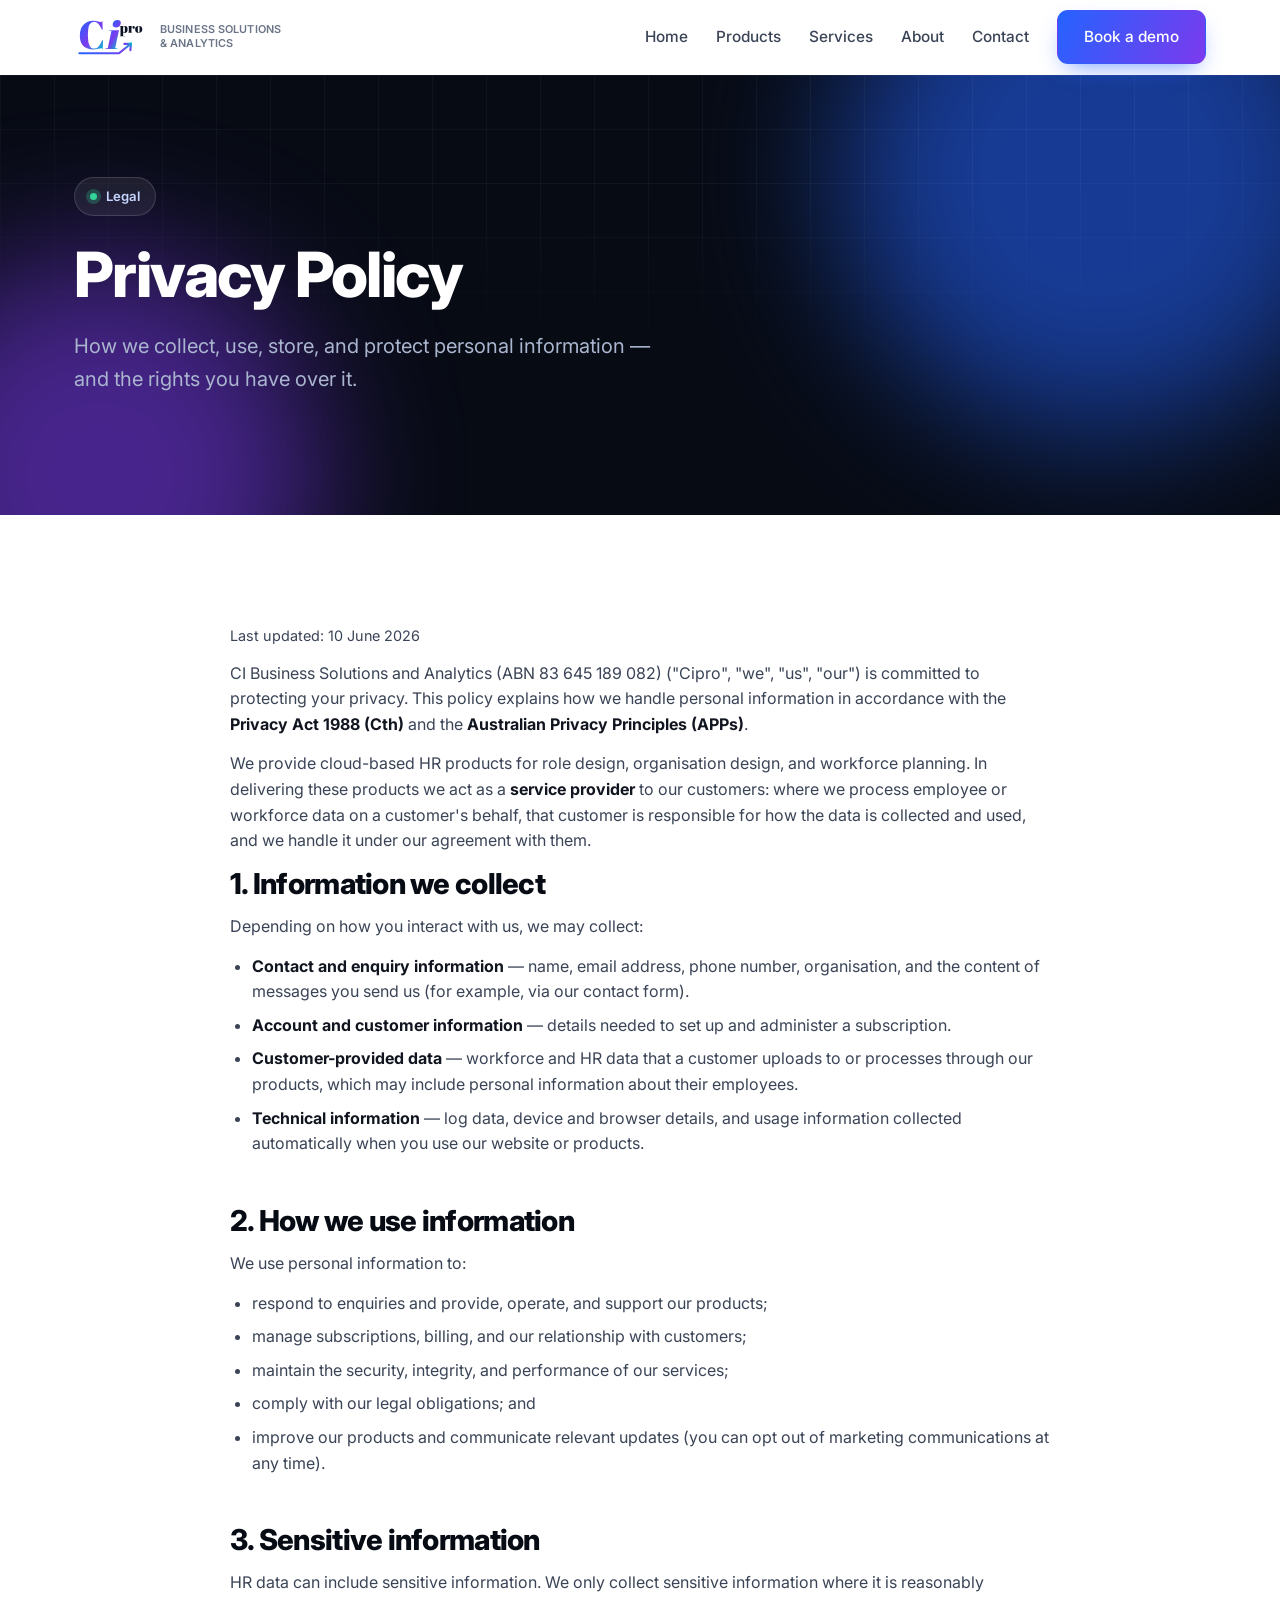
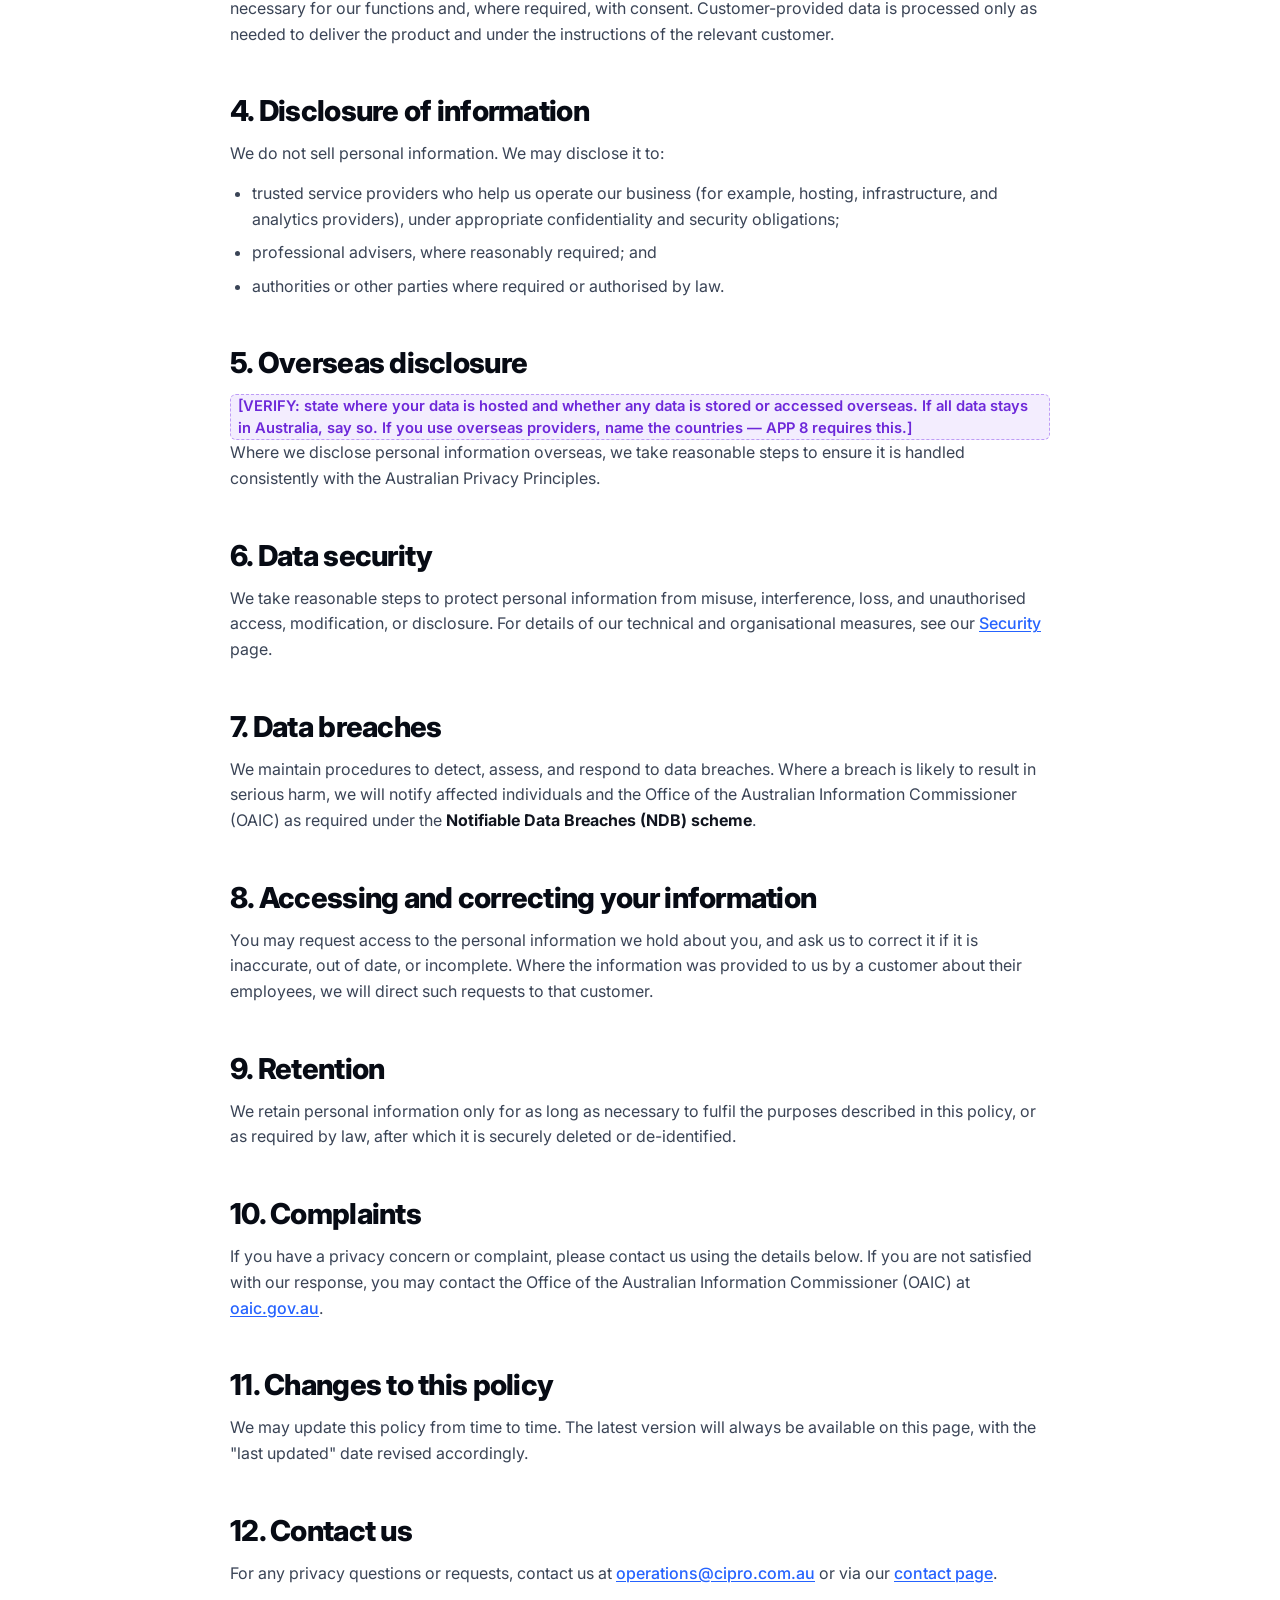
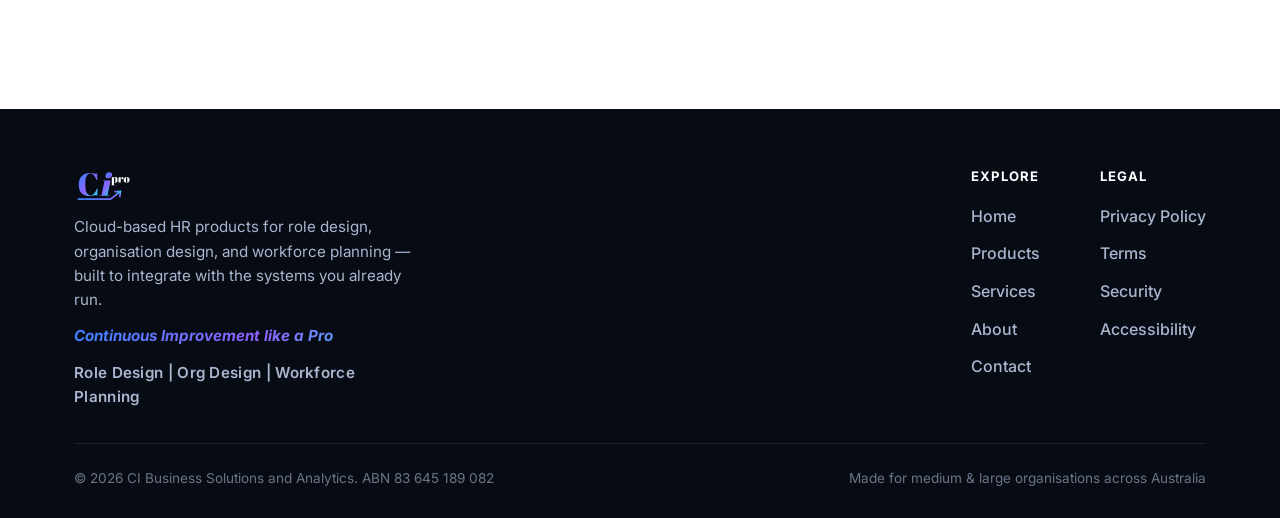
<file: privacy.html>
<!DOCTYPE html>
<html lang="en-AU">
<head>
  <meta charset="UTF-8" />
  <meta name="viewport" content="width=device-width, initial-scale=1.0" />
  <meta name="theme-color" content="#070b14" />
  <title>Privacy Policy | CI Business Solutions and Analytics</title>
  <meta name="description" content="How CI Business Solutions and Analytics collects, uses, stores, and protects personal information, in line with the Australian Privacy Principles." />
  <link rel="preconnect" href="https://fonts.googleapis.com" />
  <link rel="preconnect" href="https://fonts.gstatic.com" crossorigin />
  <link href="https://fonts.googleapis.com/css2?family=Inter:wght@400;500;600;700;800&display=swap" rel="stylesheet" />
  <link rel="icon" type="image/svg+xml" href="favicon.svg" />
  <link rel="stylesheet" href="styles.css" />
</head>
<body>

  <header class="site-header" id="header">
    <div class="container header-inner">
      <a href="index.html" class="brand">
        <img src="logo.svg" alt="Cipro" class="brand-logo" />
        <span class="brand-sub">Business Solutions<br />&amp; Analytics</span>
      </a>
      <nav class="nav" id="nav">
        <a href="index.html">Home</a>
        <a href="products.html">Products</a>
        <a href="services.html">Services</a>
        <a href="about.html">About</a>
        <a href="contact.html">Contact</a>
        <a href="contact.html" class="btn btn-primary nav-cta">Book a demo</a>
      </nav>
      <button class="nav-toggle" id="navToggle" aria-label="Open menu" aria-expanded="false">
        <span></span><span></span><span></span>
      </button>
    </div>
  </header>

  <main>
    <section class="page-hero">
      <div class="hero-bg" aria-hidden="true">
        <span class="orb orb-1"></span><span class="orb orb-2"></span><span class="grid-overlay"></span>
      </div>
      <div class="container">
        <div class="page-hero-inner">
          <p class="pill"><span class="pill-dot"></span> Legal</p>
          <h1>Privacy Policy</h1>
          <p class="lead">
            How we collect, use, store, and protect personal information — and the rights you have over it.
          </p>
        </div>
      </div>
    </section>

    <section class="section">
      <div class="container">
        <div class="legal">
          <p class="legal-meta">Last updated: 10 June 2026</p>

          <p>
            CI Business Solutions and Analytics (ABN 83 645 189 082) ("Cipro", "we", "us", "our") is committed to
            protecting your privacy. This policy explains how we handle personal information in accordance with the
            <strong>Privacy Act 1988 (Cth)</strong> and the <strong>Australian Privacy Principles (APPs)</strong>.
          </p>
          <p>
            We provide cloud-based HR products for role design, organisation design, and workforce planning. In
            delivering these products we act as a <strong>service provider</strong> to our customers: where we process
            employee or workforce data on a customer's behalf, that customer is responsible for how the data is
            collected and used, and we handle it under our agreement with them.
          </p>

          <h2>1. Information we collect</h2>
          <p>Depending on how you interact with us, we may collect:</p>
          <ul>
            <li><strong>Contact and enquiry information</strong> — name, email address, phone number, organisation, and the content of messages you send us (for example, via our contact form).</li>
            <li><strong>Account and customer information</strong> — details needed to set up and administer a subscription.</li>
            <li><strong>Customer-provided data</strong> — workforce and HR data that a customer uploads to or processes through our products, which may include personal information about their employees.</li>
            <li><strong>Technical information</strong> — log data, device and browser details, and usage information collected automatically when you use our website or products.</li>
          </ul>

          <h2>2. How we use information</h2>
          <p>We use personal information to:</p>
          <ul>
            <li>respond to enquiries and provide, operate, and support our products;</li>
            <li>manage subscriptions, billing, and our relationship with customers;</li>
            <li>maintain the security, integrity, and performance of our services;</li>
            <li>comply with our legal obligations; and</li>
            <li>improve our products and communicate relevant updates (you can opt out of marketing communications at any time).</li>
          </ul>

          <h2>3. Sensitive information</h2>
          <p>
            HR data can include sensitive information. We only collect sensitive information where it is reasonably
            necessary for our functions and, where required, with consent. Customer-provided data is processed only as
            needed to deliver the product and under the instructions of the relevant customer.
          </p>

          <h2>4. Disclosure of information</h2>
          <p>We do not sell personal information. We may disclose it to:</p>
          <ul>
            <li>trusted service providers who help us operate our business (for example, hosting, infrastructure, and analytics providers), under appropriate confidentiality and security obligations;</li>
            <li>professional advisers, where reasonably required; and</li>
            <li>authorities or other parties where required or authorised by law.</li>
          </ul>

          <h2>5. Overseas disclosure</h2>
          <p>
            <span class="ph">[VERIFY: state where your data is hosted and whether any data is stored or accessed
            overseas. If all data stays in Australia, say so. If you use overseas providers, name the countries — APP 8
            requires this.]</span> Where we disclose personal information overseas, we take reasonable steps to ensure
            it is handled consistently with the Australian Privacy Principles.
          </p>

          <h2>6. Data security</h2>
          <p>
            We take reasonable steps to protect personal information from misuse, interference, loss, and unauthorised
            access, modification, or disclosure. For details of our technical and organisational measures, see our
            <a href="security.html">Security</a> page.
          </p>

          <h2>7. Data breaches</h2>
          <p>
            We maintain procedures to detect, assess, and respond to data breaches. Where a breach is likely to result
            in serious harm, we will notify affected individuals and the Office of the Australian Information
            Commissioner (OAIC) as required under the <strong>Notifiable Data Breaches (NDB) scheme</strong>.
          </p>

          <h2>8. Accessing and correcting your information</h2>
          <p>
            You may request access to the personal information we hold about you, and ask us to correct it if it is
            inaccurate, out of date, or incomplete. Where the information was provided to us by a customer about their
            employees, we will direct such requests to that customer.
          </p>

          <h2>9. Retention</h2>
          <p>
            We retain personal information only for as long as necessary to fulfil the purposes described in this
            policy, or as required by law, after which it is securely deleted or de-identified.
          </p>

          <h2>10. Complaints</h2>
          <p>
            If you have a privacy concern or complaint, please contact us using the details below. If you are not
            satisfied with our response, you may contact the Office of the Australian Information Commissioner (OAIC)
            at <a href="https://www.oaic.gov.au" target="_blank" rel="noopener">oaic.gov.au</a>.
          </p>

          <h2>11. Changes to this policy</h2>
          <p>
            We may update this policy from time to time. The latest version will always be available on this page, with
            the "last updated" date revised accordingly.
          </p>

          <h2>12. Contact us</h2>
          <p>
            For any privacy questions or requests, contact us at
            <a href="mailto:operations@cipro.com.au">operations@cipro.com.au</a> or via our
            <a href="contact.html">contact page</a>.
          </p>
        </div>
      </div>
    </section>
  </main>

  <footer class="site-footer">
    <div class="container">
      <div class="footer-inner">
        <div class="footer-brand">
          <img src="logo-light.svg" alt="Cipro" class="brand-logo-footer" />
          <p>Cloud-based HR products for role design, organisation design, and workforce planning — built to integrate with the systems you already run.</p>
          <p class="footer-tagline">Continuous Improvement like a Pro</p>
          <p class="footer-products">Role Design | Org Design | Workforce Planning</p>
        </div>
        <div class="footer-cols">
          <div class="footer-col">
            <h4>Explore</h4>
            <a href="index.html">Home</a><a href="products.html">Products</a><a href="services.html">Services</a><a href="about.html">About</a><a href="contact.html">Contact</a>
          </div>
          <div class="footer-col">
            <h4>Legal</h4>
            <a href="privacy.html">Privacy Policy</a><a href="terms.html">Terms</a><a href="security.html">Security</a><a href="accessibility.html">Accessibility</a>
          </div>
        </div>
      </div>
      <div class="footer-bottom">
        <span>© <span id="year"></span> CI Business Solutions and Analytics. ABN 83 645 189 082</span>
        <span>Made for medium &amp; large organisations across Australia</span>
      </div>
    </div>
  </footer>

  <script src="script.js"></script>
</body>
</html>
</file>
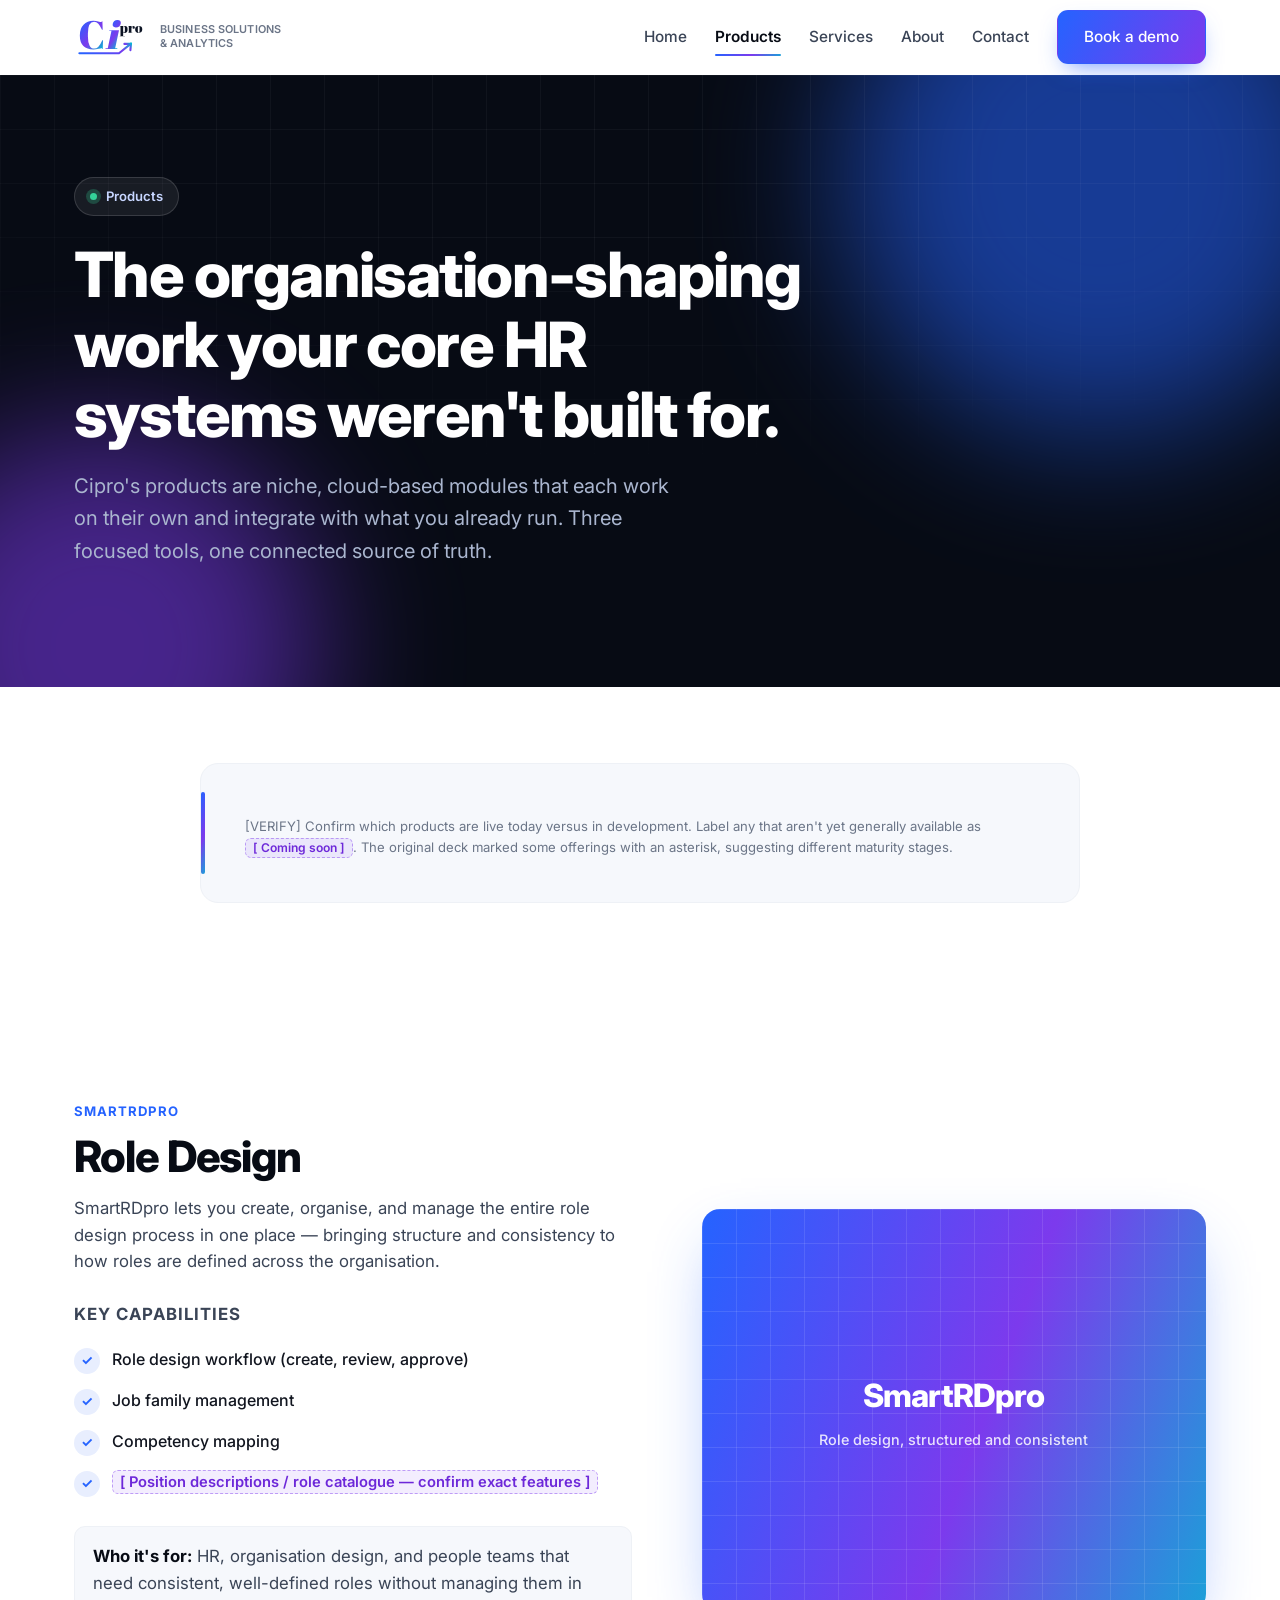
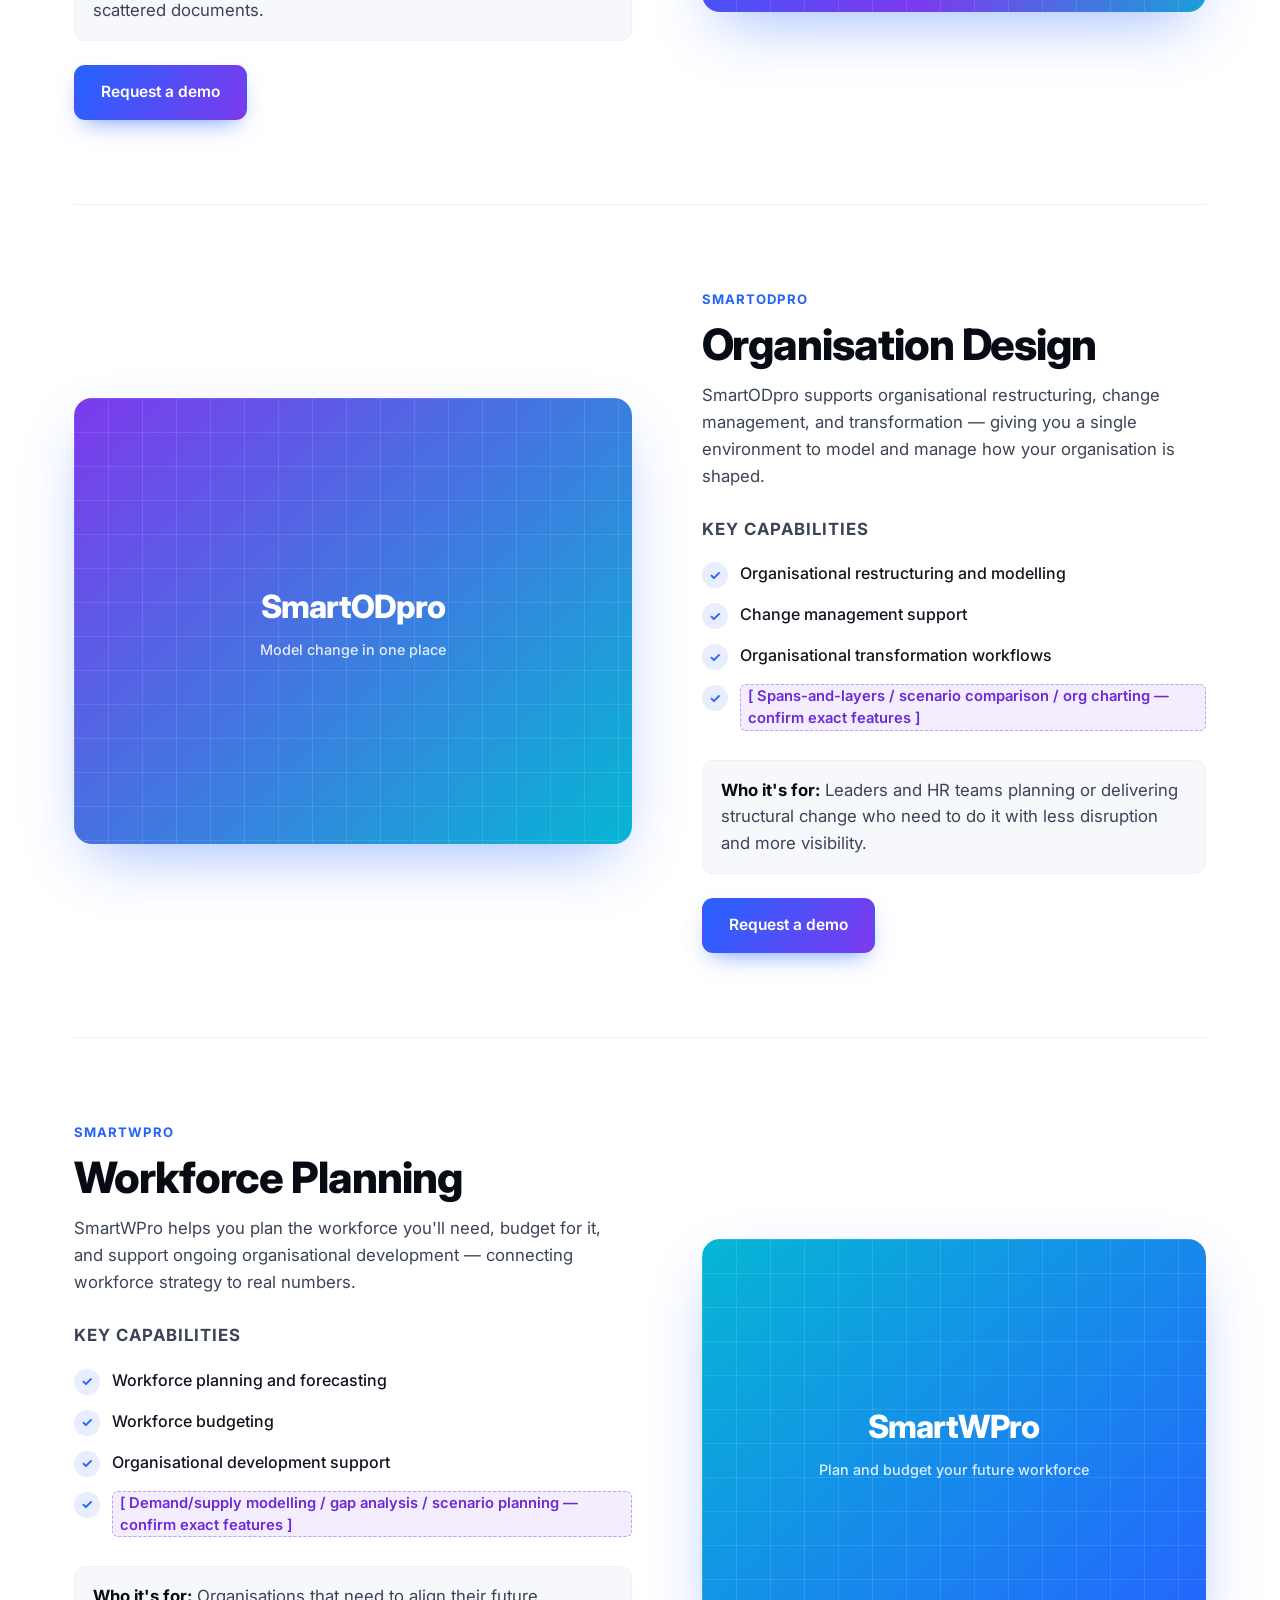
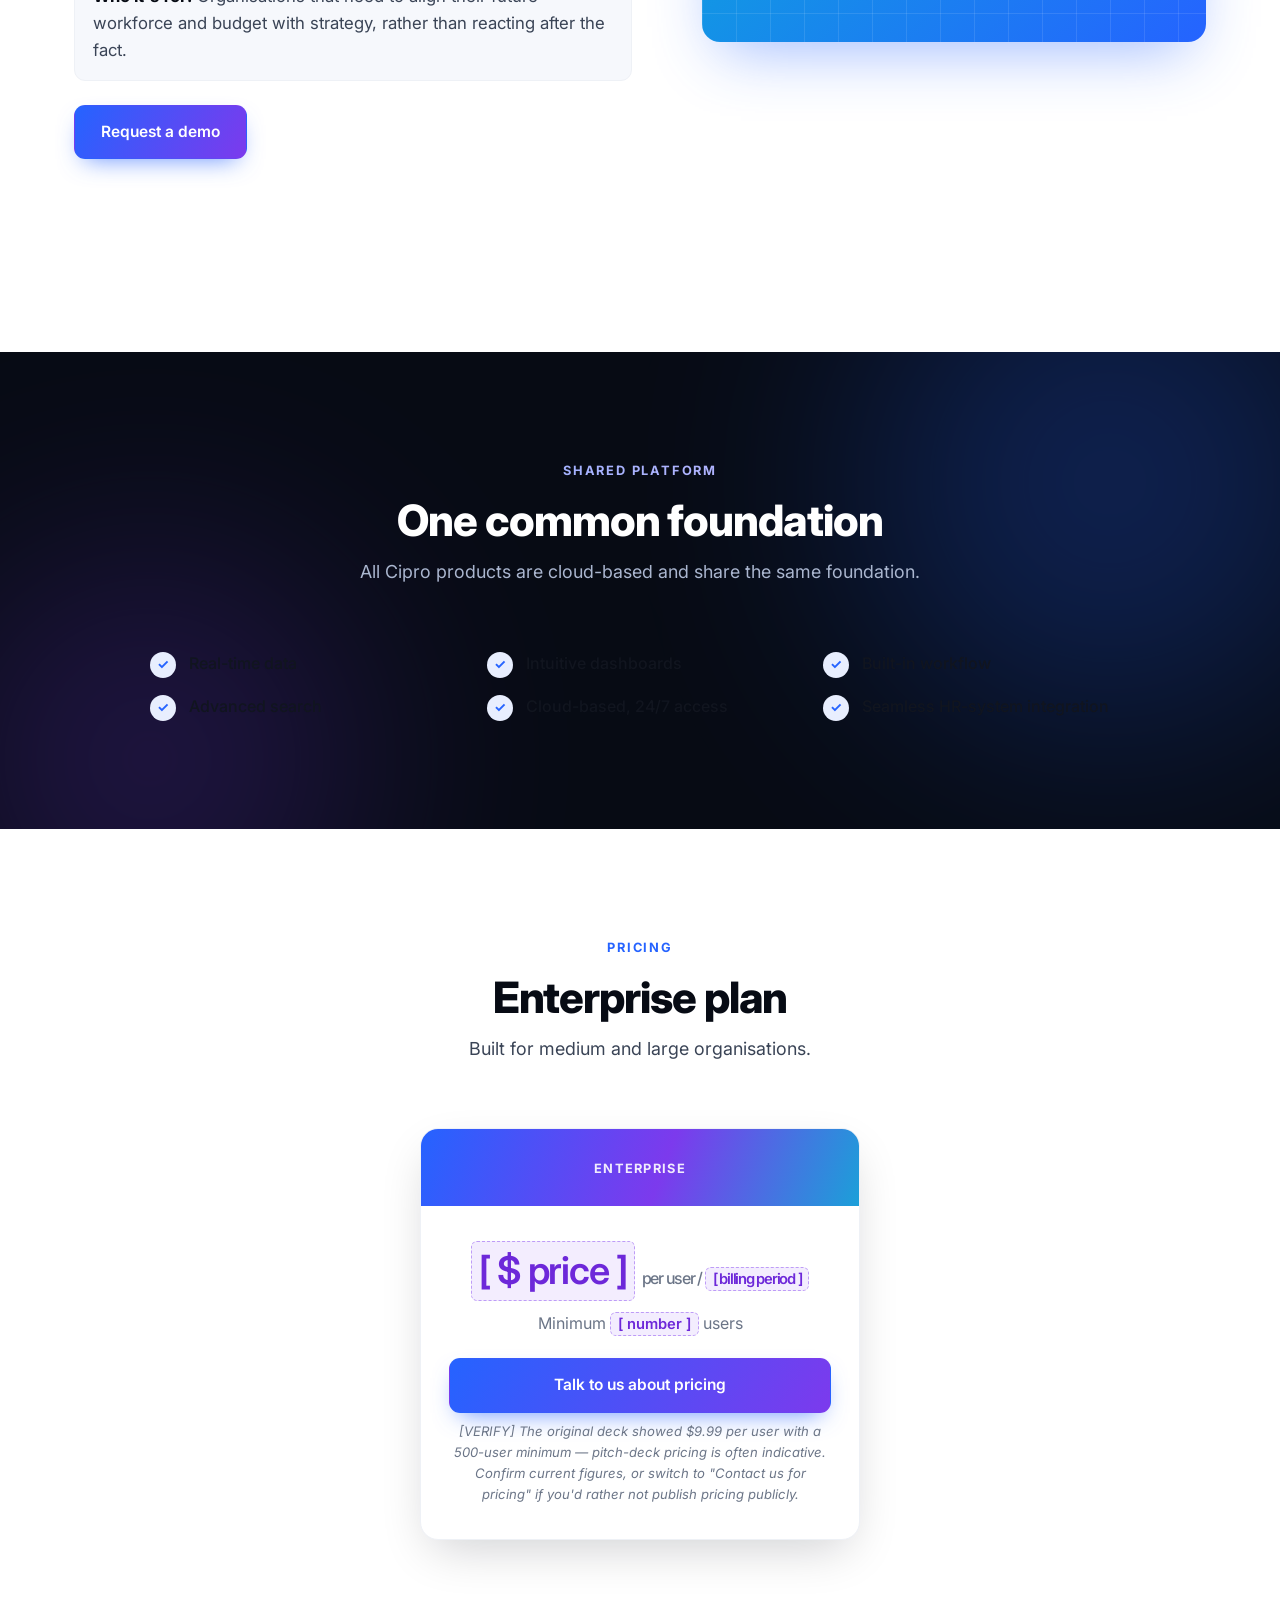
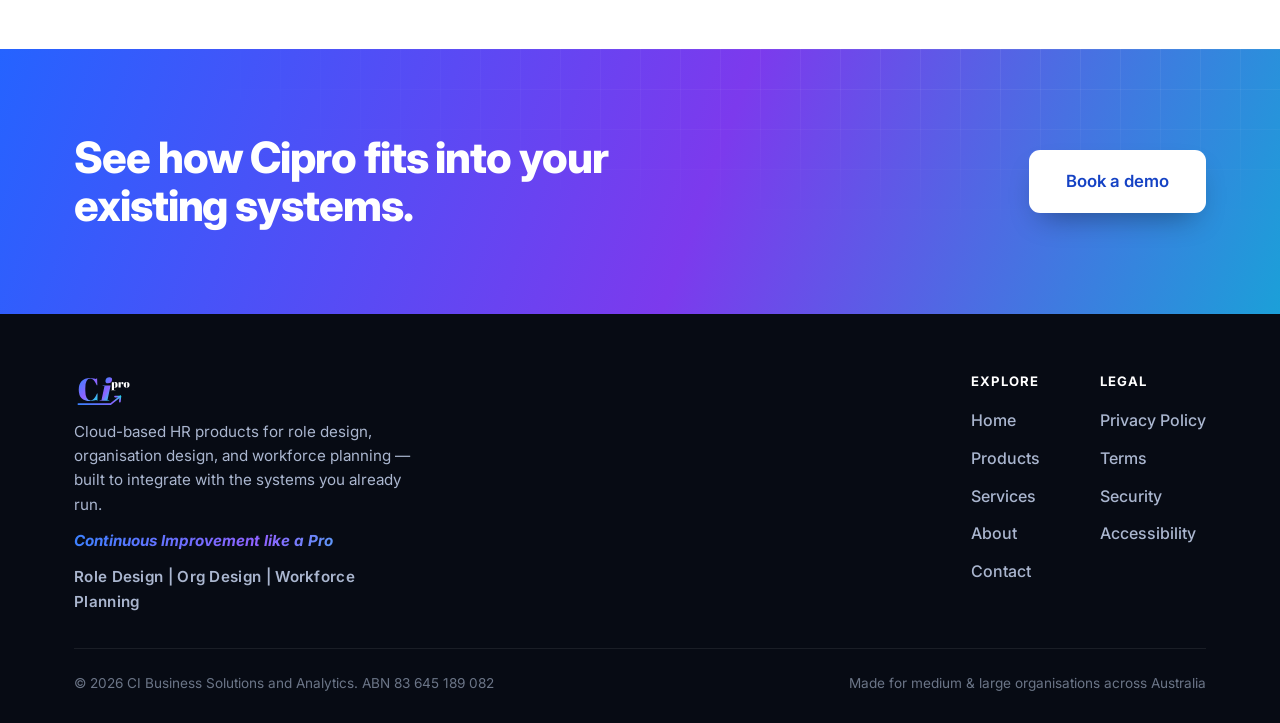
<file: products.html>
<!DOCTYPE html>
<html lang="en-AU">
<head>
  <meta charset="UTF-8" />
  <meta name="viewport" content="width=device-width, initial-scale=1.0" />
  <meta name="theme-color" content="#070b14" />
  <title>Products — SmartRDpro, SmartODpro & SmartWPro | CI Business Solutions and Analytics</title>
  <meta name="description" content="Cipro's cloud-based modules — SmartRDpro (role design), SmartODpro (organisation design) and SmartWPro (workforce planning) — integrate with the HR systems you already run." />
  <link rel="preconnect" href="https://fonts.googleapis.com" />
  <link rel="preconnect" href="https://fonts.gstatic.com" crossorigin />
  <link href="https://fonts.googleapis.com/css2?family=Inter:wght@400;500;600;700;800&display=swap" rel="stylesheet" />
  <link rel="icon" type="image/svg+xml" href="favicon.svg" />
  <link rel="stylesheet" href="styles.css" />
</head>
<body>

  <header class="site-header" id="header">
    <div class="container header-inner">
      <a href="index.html" class="brand">
        <img src="logo.svg" alt="Cipro" class="brand-logo" />
        <span class="brand-sub">Business Solutions<br />&amp; Analytics</span>
      </a>
      <nav class="nav" id="nav">
        <a href="index.html">Home</a>
        <a href="products.html" class="active">Products</a>
        <a href="services.html">Services</a>
        <a href="about.html">About</a>
        <a href="contact.html">Contact</a>
        <a href="contact.html" class="btn btn-primary nav-cta">Book a demo</a>
      </nav>
      <button class="nav-toggle" id="navToggle" aria-label="Open menu" aria-expanded="false">
        <span></span><span></span><span></span>
      </button>
    </div>
  </header>

  <main>
    <!-- ===== Page hero ===== -->
    <section class="page-hero">
      <div class="hero-bg" aria-hidden="true">
        <span class="orb orb-1"></span><span class="orb orb-2"></span><span class="grid-overlay"></span>
      </div>
      <div class="container">
        <div class="page-hero-inner">
          <p class="pill"><span class="pill-dot"></span> Products</p>
          <h1>The organisation-shaping work your core HR systems weren't built for.</h1>
          <p class="lead">
            Cipro's products are niche, cloud-based modules that each work on their own and integrate with
            what you already run. Three focused tools, one connected source of truth.
          </p>
        </div>
      </div>
    </section>

    <!-- ===== Maturity verify note ===== -->
    <section class="section-tight">
      <div class="container">
        <div class="callout" style="margin: 0 auto;">
          <span class="ph-note" style="font-style: normal;">
            [VERIFY] Confirm which products are live today versus in development. Label any that aren't yet
            generally available as <span class="ph">[ Coming soon ]</span>. The original deck marked some
            offerings with an asterisk, suggesting different maturity stages.
          </span>
        </div>
      </div>
    </section>

    <!-- ===== Product detail blocks ===== -->
    <section class="section" style="padding-top: clamp(20px, 3vw, 40px);">
      <div class="container">

        <!-- SmartRDpro -->
        <div class="product-block" id="smartrdpro">
          <div class="pb-text">
            <p class="product-name">SmartRDpro</p>
            <h2>Role Design</h2>
            <p>
              SmartRDpro lets you create, organise, and manage the entire role design process in one place —
              bringing structure and consistency to how roles are defined across the organisation.
            </p>
            <p class="cap-title">Key capabilities</p>
            <ul class="cap-list">
              <li><span class="tick">✓</span> Role design workflow (create, review, approve)</li>
              <li><span class="tick">✓</span> Job family management</li>
              <li><span class="tick">✓</span> Competency mapping</li>
              <li><span class="tick">✓</span> <span class="ph">[ Position descriptions / role catalogue — confirm exact features ]</span></li>
            </ul>
            <p class="who"><strong>Who it's for:</strong> HR, organisation design, and people teams that need consistent, well-defined roles without managing them in scattered documents.</p>
            <p style="margin-top: 24px;"><a href="contact.html" class="btn btn-primary">Request a demo</a></p>
          </div>
          <div class="pb-visual"><span class="pv-label">SmartRDpro<small>Role design, structured and consistent</small></span></div>
        </div>

        <!-- SmartODpro -->
        <div class="product-block" id="smartodpro">
          <div class="pb-text">
            <p class="product-name">SmartODpro</p>
            <h2>Organisation Design</h2>
            <p>
              SmartODpro supports organisational restructuring, change management, and transformation —
              giving you a single environment to model and manage how your organisation is shaped.
            </p>
            <p class="cap-title">Key capabilities</p>
            <ul class="cap-list">
              <li><span class="tick">✓</span> Organisational restructuring and modelling</li>
              <li><span class="tick">✓</span> Change management support</li>
              <li><span class="tick">✓</span> Organisational transformation workflows</li>
              <li><span class="tick">✓</span> <span class="ph">[ Spans-and-layers / scenario comparison / org charting — confirm exact features ]</span></li>
            </ul>
            <p class="who"><strong>Who it's for:</strong> Leaders and HR teams planning or delivering structural change who need to do it with less disruption and more visibility.</p>
            <p style="margin-top: 24px;"><a href="contact.html" class="btn btn-primary">Request a demo</a></p>
          </div>
          <div class="pb-visual"><span class="pv-label">SmartODpro<small>Model change in one place</small></span></div>
        </div>

        <!-- SmartWPro -->
        <div class="product-block" id="smartwpro">
          <div class="pb-text">
            <p class="product-name">SmartWPro</p>
            <h2>Workforce Planning</h2>
            <p>
              SmartWPro helps you plan the workforce you'll need, budget for it, and support ongoing
              organisational development — connecting workforce strategy to real numbers.
            </p>
            <p class="cap-title">Key capabilities</p>
            <ul class="cap-list">
              <li><span class="tick">✓</span> Workforce planning and forecasting</li>
              <li><span class="tick">✓</span> Workforce budgeting</li>
              <li><span class="tick">✓</span> Organisational development support</li>
              <li><span class="tick">✓</span> <span class="ph">[ Demand/supply modelling / gap analysis / scenario planning — confirm exact features ]</span></li>
            </ul>
            <p class="who"><strong>Who it's for:</strong> Organisations that need to align their future workforce and budget with strategy, rather than reacting after the fact.</p>
            <p style="margin-top: 24px;"><a href="contact.html" class="btn btn-primary">Request a demo</a></p>
          </div>
          <div class="pb-visual"><span class="pv-label">SmartWPro<small>Plan and budget your future workforce</small></span></div>
        </div>

      </div>
    </section>

    <!-- ===== Shared capabilities ===== -->
    <section class="section section-dark">
      <div class="container">
        <div class="section-head">
          <p class="eyebrow eyebrow-light">Shared platform</p>
          <h2>One common foundation</h2>
          <p class="section-sub-light">All Cipro products are cloud-based and share the same foundation.</p>
        </div>
        <ul class="feature-grid">
          <li><span class="tick">✓</span> Real-time data</li>
          <li><span class="tick">✓</span> Intuitive dashboards</li>
          <li><span class="tick">✓</span> Built-in workflow</li>
          <li><span class="tick">✓</span> Advanced search</li>
          <li><span class="tick">✓</span> Cloud-based, 24/7 access</li>
          <li><span class="tick">✓</span> Seamless HR-system integration</li>
        </ul>
      </div>
    </section>

    <!-- ===== Pricing ===== -->
    <section class="section">
      <div class="container">
        <div class="section-head">
          <p class="eyebrow">Pricing</p>
          <h2>Enterprise plan</h2>
          <p class="section-sub">Built for medium and large organisations.</p>
        </div>
        <div class="pricing">
          <div class="pricing-top"><span class="plan">Enterprise</span></div>
          <div class="pricing-body">
            <div class="price"><span class="ph">[ $ price ]</span> <small>per user / <span class="ph">[ billing period ]</span></small></div>
            <p class="min">Minimum <span class="ph">[ number ]</span> users</p>
            <a href="contact.html" class="btn btn-primary btn-block">Talk to us about pricing</a>
            <span class="ph-note">[VERIFY] The original deck showed $9.99 per user with a 500-user minimum — pitch-deck pricing is often indicative. Confirm current figures, or switch to "Contact us for pricing" if you'd rather not publish pricing publicly.</span>
          </div>
        </div>
      </div>
    </section>

    <section class="cta-band">
      <div class="container cta-inner">
        <h2>See how Cipro fits into your existing systems.</h2>
        <a href="contact.html" class="btn btn-primary btn-lg">Book a demo</a>
      </div>
    </section>
  </main>

  <footer class="site-footer">
    <div class="container">
      <div class="footer-inner">
        <div class="footer-brand">
          <img src="logo-light.svg" alt="Cipro" class="brand-logo-footer" />
          <p>Cloud-based HR products for role design, organisation design, and workforce planning — built to integrate with the systems you already run.</p>
          <p class="footer-tagline">Continuous Improvement like a Pro</p>
          <p class="footer-products">Role Design | Org Design | Workforce Planning</p>
        </div>
        <div class="footer-cols">
          <div class="footer-col">
            <h4>Explore</h4>
            <a href="index.html">Home</a><a href="products.html">Products</a><a href="services.html">Services</a><a href="about.html">About</a><a href="contact.html">Contact</a>
          </div>
          <div class="footer-col">
            <h4>Legal</h4>
            <a href="privacy.html">Privacy Policy</a><a href="terms.html">Terms</a><a href="security.html">Security</a><a href="accessibility.html">Accessibility</a>
          </div>
        </div>
      </div>
      <div class="footer-bottom">
        <span>© <span id="year"></span> CI Business Solutions and Analytics. ABN 83 645 189 082</span>
        <span>Made for medium &amp; large organisations across Australia</span>
      </div>
    </div>
  </footer>

  <script src="script.js"></script>
</body>
</html>
</file>
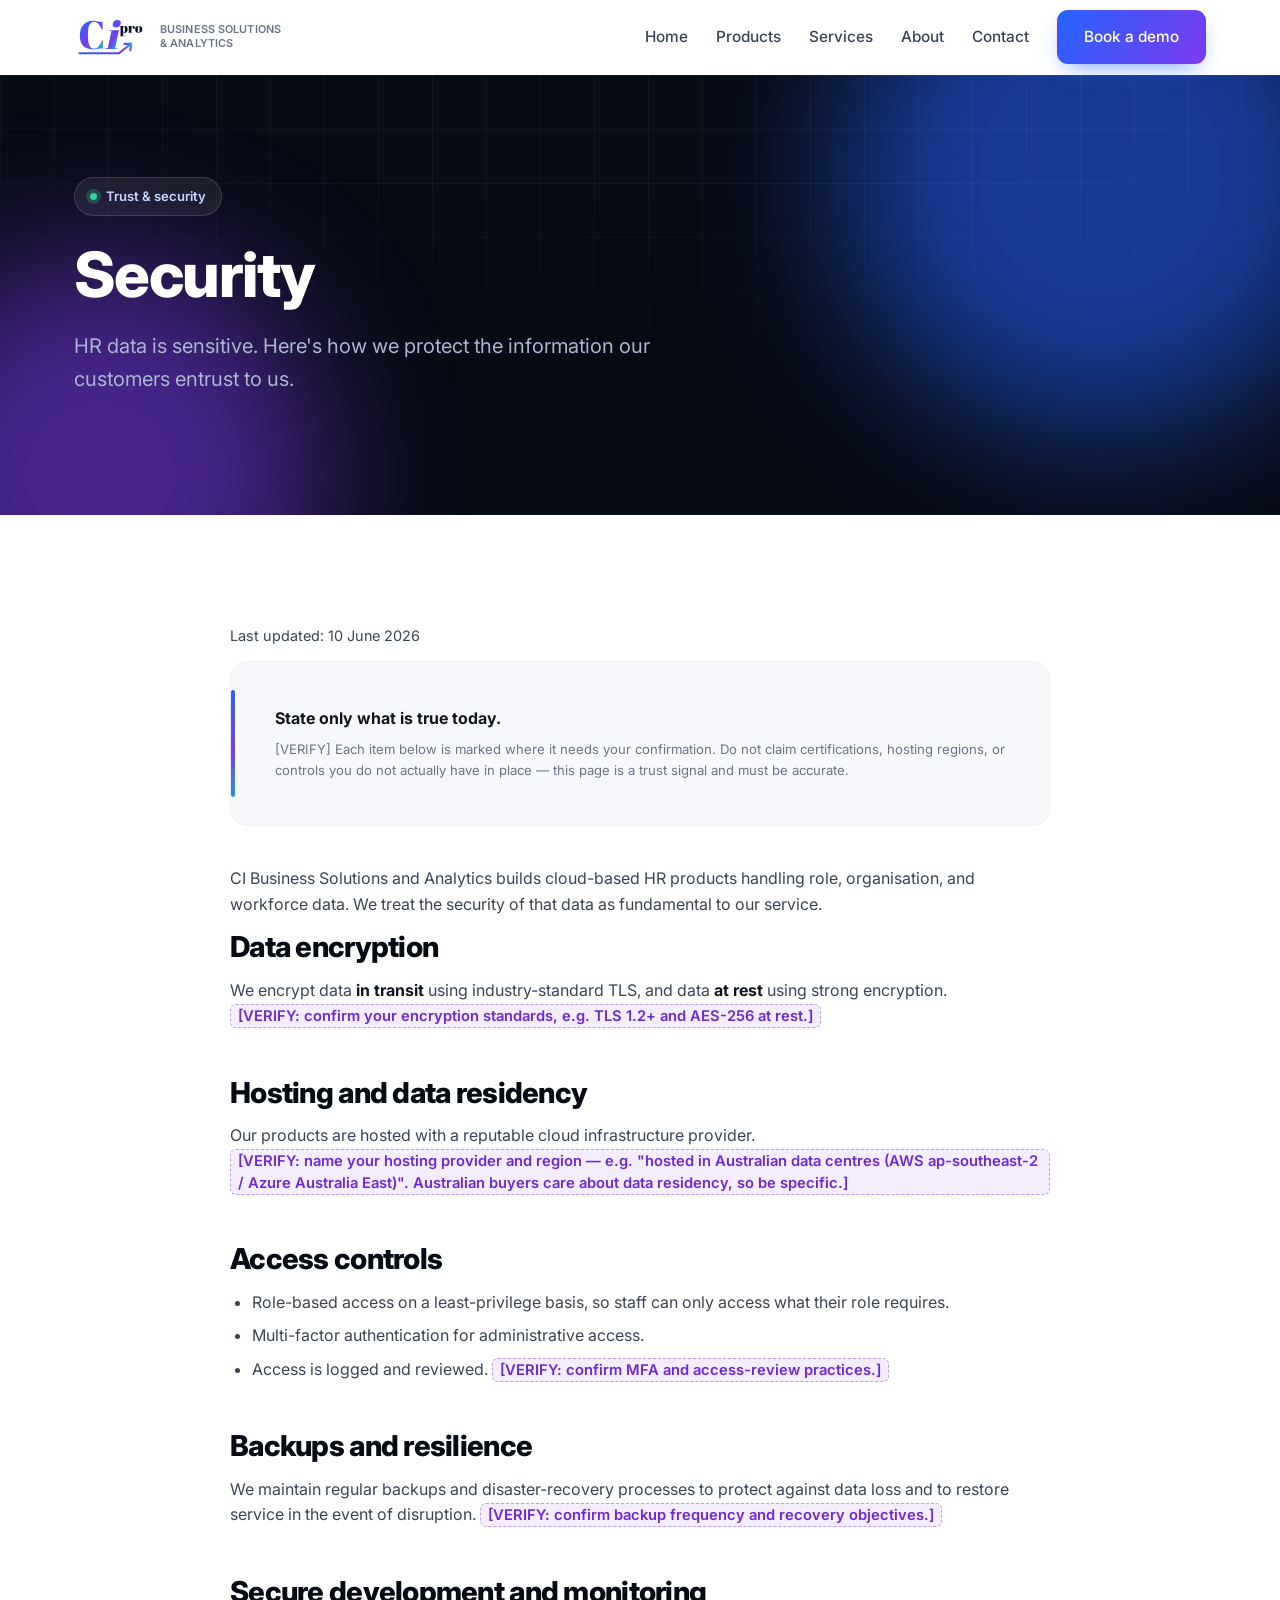
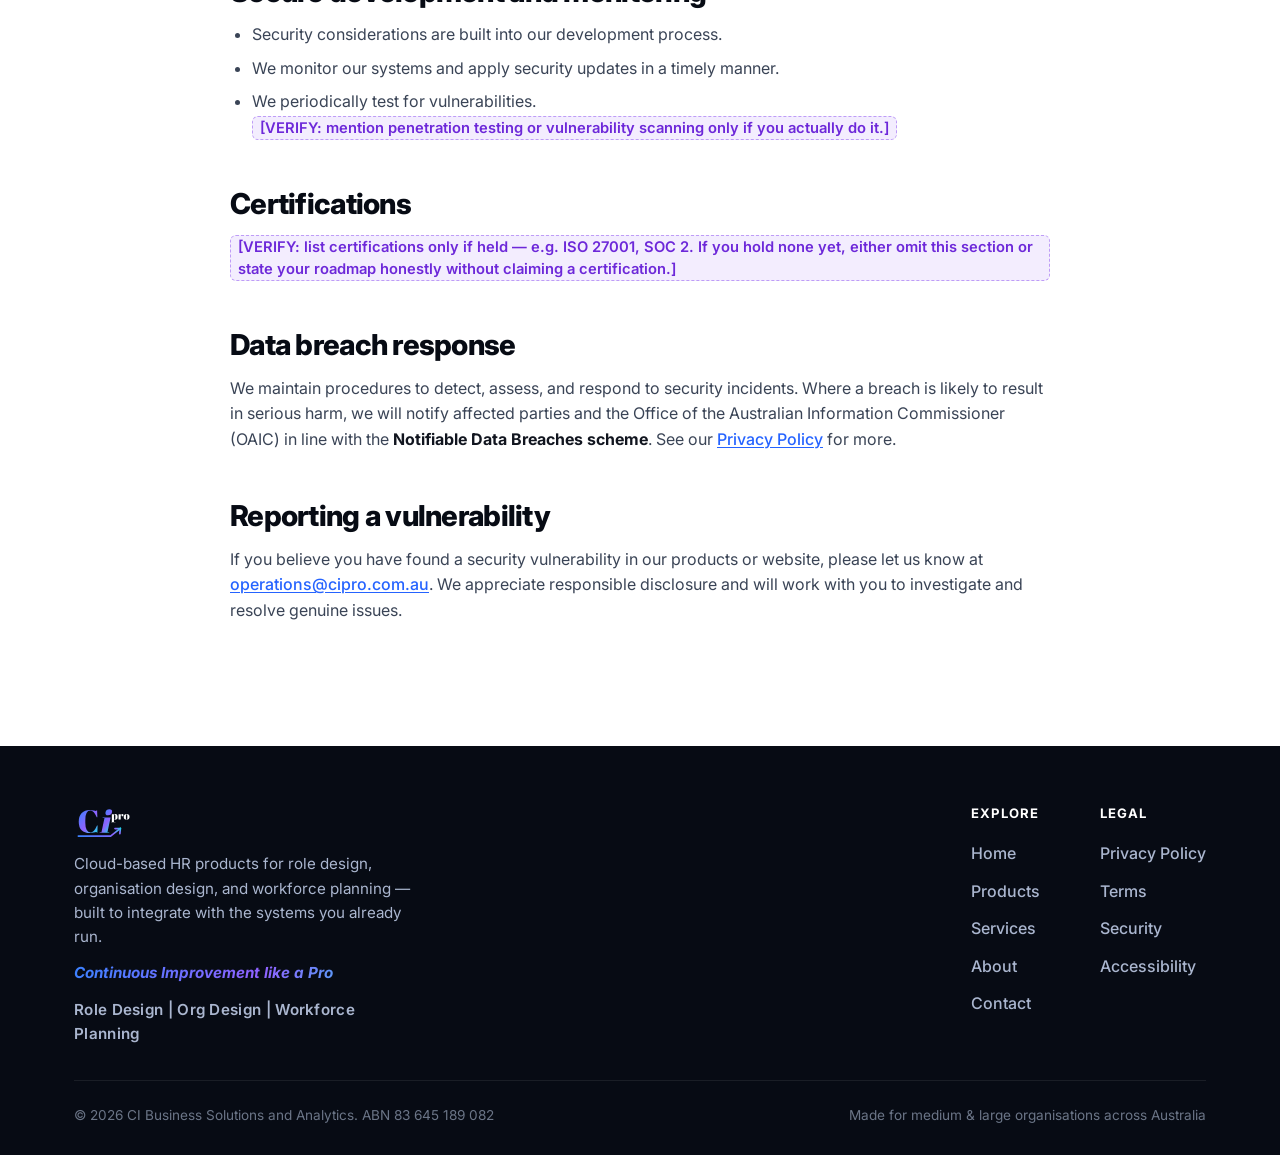
<file: security.html>
<!DOCTYPE html>
<html lang="en-AU">
<head>
  <meta charset="UTF-8" />
  <meta name="viewport" content="width=device-width, initial-scale=1.0" />
  <meta name="theme-color" content="#070b14" />
  <title>Security | CI Business Solutions and Analytics</title>
  <meta name="description" content="How CI Business Solutions and Analytics protects customer and workforce data — encryption, hosting, access controls, and breach response." />
  <link rel="preconnect" href="https://fonts.googleapis.com" />
  <link rel="preconnect" href="https://fonts.gstatic.com" crossorigin />
  <link href="https://fonts.googleapis.com/css2?family=Inter:wght@400;500;600;700;800&display=swap" rel="stylesheet" />
  <link rel="icon" type="image/svg+xml" href="favicon.svg" />
  <link rel="stylesheet" href="styles.css" />
</head>
<body>

  <header class="site-header" id="header">
    <div class="container header-inner">
      <a href="index.html" class="brand">
        <img src="logo.svg" alt="Cipro" class="brand-logo" />
        <span class="brand-sub">Business Solutions<br />&amp; Analytics</span>
      </a>
      <nav class="nav" id="nav">
        <a href="index.html">Home</a>
        <a href="products.html">Products</a>
        <a href="services.html">Services</a>
        <a href="about.html">About</a>
        <a href="contact.html">Contact</a>
        <a href="contact.html" class="btn btn-primary nav-cta">Book a demo</a>
      </nav>
      <button class="nav-toggle" id="navToggle" aria-label="Open menu" aria-expanded="false">
        <span></span><span></span><span></span>
      </button>
    </div>
  </header>

  <main>
    <section class="page-hero">
      <div class="hero-bg" aria-hidden="true">
        <span class="orb orb-1"></span><span class="orb orb-2"></span><span class="grid-overlay"></span>
      </div>
      <div class="container">
        <div class="page-hero-inner">
          <p class="pill"><span class="pill-dot"></span> Trust &amp; security</p>
          <h1>Security</h1>
          <p class="lead">
            HR data is sensitive. Here's how we protect the information our customers entrust to us.
          </p>
        </div>
      </div>
    </section>

    <section class="section">
      <div class="container">
        <div class="legal">
          <p class="legal-meta">Last updated: 10 June 2026</p>

          <div class="callout" style="margin-bottom: 40px;">
            <p style="margin-bottom:0;"><strong>State only what is true today.</strong>
            <span class="ph-note" style="font-style:normal;">[VERIFY] Each item below is marked where it needs your
            confirmation. Do not claim certifications, hosting regions, or controls you do not actually have in
            place — this page is a trust signal and must be accurate.</span></p>
          </div>

          <p>
            CI Business Solutions and Analytics builds cloud-based HR products handling role, organisation, and
            workforce data. We treat the security of that data as fundamental to our service.
          </p>

          <h2>Data encryption</h2>
          <p>
            We encrypt data <strong>in transit</strong> using industry-standard TLS, and data <strong>at rest</strong>
            using strong encryption. <span class="ph">[VERIFY: confirm your encryption standards, e.g. TLS 1.2+ and
            AES-256 at rest.]</span>
          </p>

          <h2>Hosting and data residency</h2>
          <p>
            Our products are hosted with a reputable cloud infrastructure provider.
            <span class="ph">[VERIFY: name your hosting provider and region — e.g. "hosted in Australian data centres
            (AWS ap-southeast-2 / Azure Australia East)". Australian buyers care about data residency, so be
            specific.]</span>
          </p>

          <h2>Access controls</h2>
          <ul>
            <li>Role-based access on a least-privilege basis, so staff can only access what their role requires.</li>
            <li>Multi-factor authentication for administrative access.</li>
            <li>Access is logged and reviewed. <span class="ph">[VERIFY: confirm MFA and access-review practices.]</span></li>
          </ul>

          <h2>Backups and resilience</h2>
          <p>
            We maintain regular backups and disaster-recovery processes to protect against data loss and to restore
            service in the event of disruption. <span class="ph">[VERIFY: confirm backup frequency and recovery
            objectives.]</span>
          </p>

          <h2>Secure development and monitoring</h2>
          <ul>
            <li>Security considerations are built into our development process.</li>
            <li>We monitor our systems and apply security updates in a timely manner.</li>
            <li>We periodically test for vulnerabilities. <span class="ph">[VERIFY: mention penetration testing or
            vulnerability scanning only if you actually do it.]</span></li>
          </ul>

          <h2>Certifications</h2>
          <p>
            <span class="ph">[VERIFY: list certifications only if held — e.g. ISO 27001, SOC 2. If you hold none yet,
            either omit this section or state your roadmap honestly without claiming a certification.]</span>
          </p>

          <h2>Data breach response</h2>
          <p>
            We maintain procedures to detect, assess, and respond to security incidents. Where a breach is likely to
            result in serious harm, we will notify affected parties and the Office of the Australian Information
            Commissioner (OAIC) in line with the <strong>Notifiable Data Breaches scheme</strong>. See our
            <a href="privacy.html">Privacy Policy</a> for more.
          </p>

          <h2>Reporting a vulnerability</h2>
          <p>
            If you believe you have found a security vulnerability in our products or website, please let us know at
            <a href="mailto:operations@cipro.com.au">operations@cipro.com.au</a>. We appreciate responsible disclosure
            and will work with you to investigate and resolve genuine issues.
          </p>
        </div>
      </div>
    </section>
  </main>

  <footer class="site-footer">
    <div class="container">
      <div class="footer-inner">
        <div class="footer-brand">
          <img src="logo-light.svg" alt="Cipro" class="brand-logo-footer" />
          <p>Cloud-based HR products for role design, organisation design, and workforce planning — built to integrate with the systems you already run.</p>
          <p class="footer-tagline">Continuous Improvement like a Pro</p>
          <p class="footer-products">Role Design | Org Design | Workforce Planning</p>
        </div>
        <div class="footer-cols">
          <div class="footer-col">
            <h4>Explore</h4>
            <a href="index.html">Home</a><a href="products.html">Products</a><a href="services.html">Services</a><a href="about.html">About</a><a href="contact.html">Contact</a>
          </div>
          <div class="footer-col">
            <h4>Legal</h4>
            <a href="privacy.html">Privacy Policy</a><a href="terms.html">Terms</a><a href="security.html">Security</a><a href="accessibility.html">Accessibility</a>
          </div>
        </div>
      </div>
      <div class="footer-bottom">
        <span>© <span id="year"></span> CI Business Solutions and Analytics. ABN 83 645 189 082</span>
        <span>Made for medium &amp; large organisations across Australia</span>
      </div>
    </div>
  </footer>

  <script src="script.js"></script>
</body>
</html>
</file>
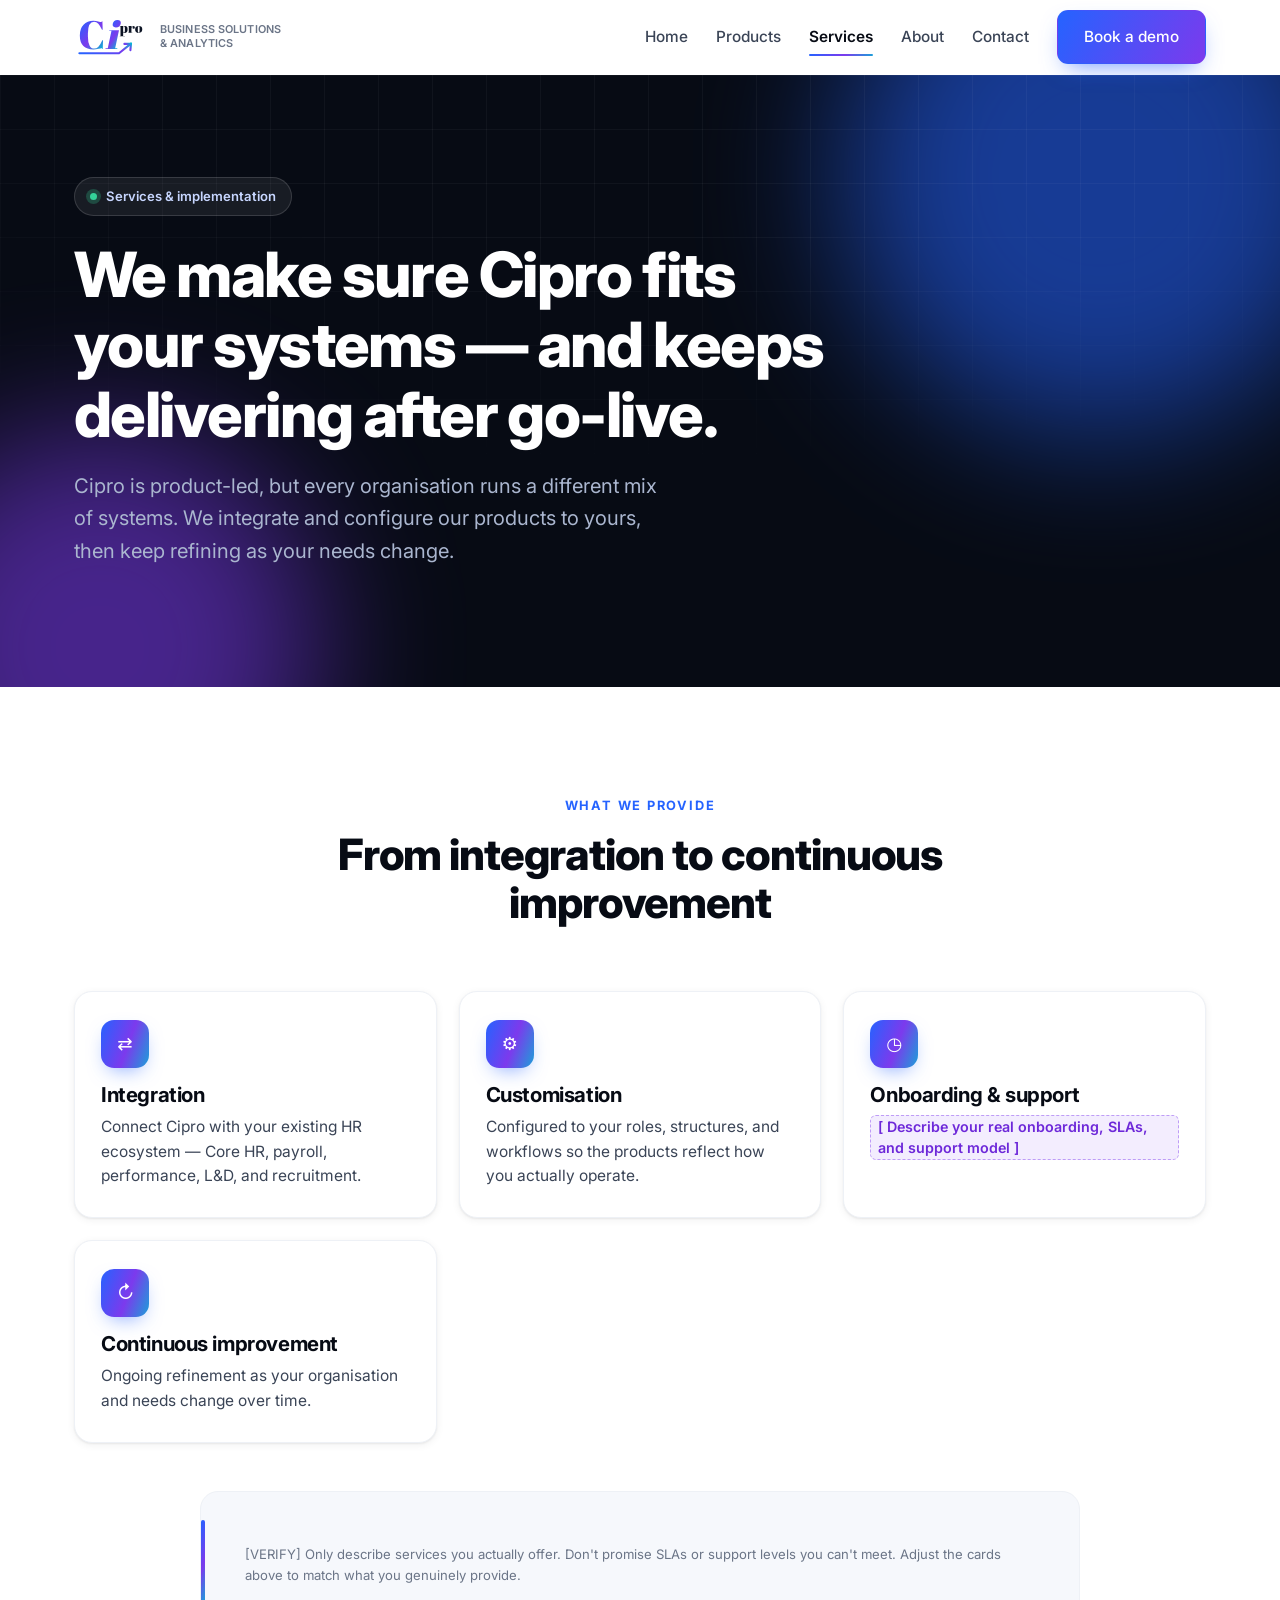
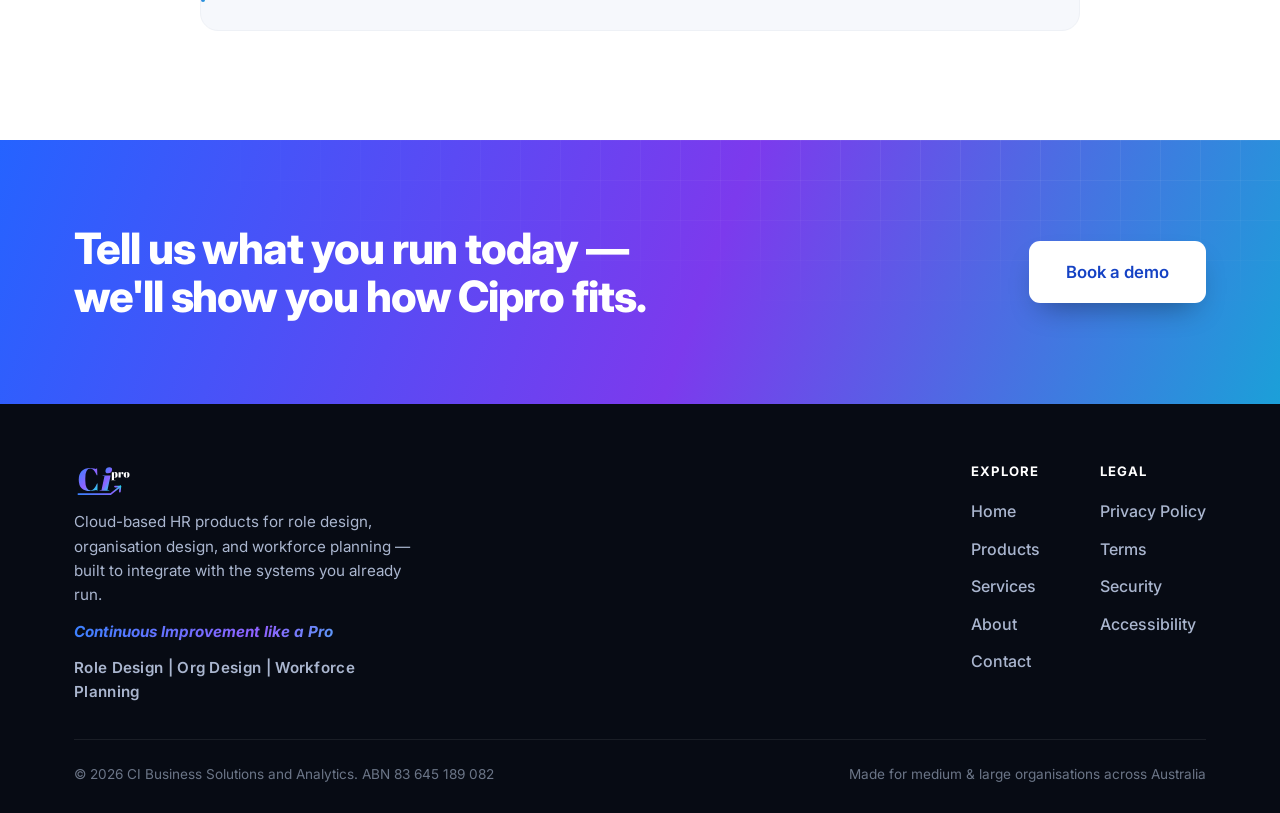
<file: services.html>
<!DOCTYPE html>
<html lang="en-AU">
<head>
  <meta charset="UTF-8" />
  <meta name="viewport" content="width=device-width, initial-scale=1.0" />
  <meta name="theme-color" content="#070b14" />
  <title>Services & Implementation | CI Business Solutions and Analytics</title>
  <meta name="description" content="Cipro integrates and customises its HR products to fit your existing systems, with onboarding, support and continuous improvement." />
  <link rel="preconnect" href="https://fonts.googleapis.com" />
  <link rel="preconnect" href="https://fonts.gstatic.com" crossorigin />
  <link href="https://fonts.googleapis.com/css2?family=Inter:wght@400;500;600;700;800&display=swap" rel="stylesheet" />
  <link rel="icon" type="image/svg+xml" href="favicon.svg" />
  <link rel="stylesheet" href="styles.css" />
</head>
<body>

  <header class="site-header" id="header">
    <div class="container header-inner">
      <a href="index.html" class="brand">
        <img src="logo.svg" alt="Cipro" class="brand-logo" />
        <span class="brand-sub">Business Solutions<br />&amp; Analytics</span>
      </a>
      <nav class="nav" id="nav">
        <a href="index.html">Home</a>
        <a href="products.html">Products</a>
        <a href="services.html" class="active">Services</a>
        <a href="about.html">About</a>
        <a href="contact.html">Contact</a>
        <a href="contact.html" class="btn btn-primary nav-cta">Book a demo</a>
      </nav>
      <button class="nav-toggle" id="navToggle" aria-label="Open menu" aria-expanded="false">
        <span></span><span></span><span></span>
      </button>
    </div>
  </header>

  <main>
    <section class="page-hero">
      <div class="hero-bg" aria-hidden="true">
        <span class="orb orb-1"></span><span class="orb orb-2"></span><span class="grid-overlay"></span>
      </div>
      <div class="container">
        <div class="page-hero-inner">
          <p class="pill"><span class="pill-dot"></span> Services &amp; implementation</p>
          <h1>We make sure Cipro fits your systems — and keeps delivering after go-live.</h1>
          <p class="lead">
            Cipro is product-led, but every organisation runs a different mix of systems. We integrate and
            configure our products to yours, then keep refining as your needs change.
          </p>
        </div>
      </div>
    </section>

    <section class="section">
      <div class="container">
        <div class="section-head">
          <p class="eyebrow">What we provide</p>
          <h2>From integration to continuous improvement</h2>
        </div>
        <div class="principles">
          <div class="principle">
            <div class="p-ic">⇄</div>
            <h3>Integration</h3>
            <p>Connect Cipro with your existing HR ecosystem — Core HR, payroll, performance, L&amp;D, and recruitment.</p>
          </div>
          <div class="principle">
            <div class="p-ic">⚙</div>
            <h3>Customisation</h3>
            <p>Configured to your roles, structures, and workflows so the products reflect how you actually operate.</p>
          </div>
          <div class="principle">
            <div class="p-ic">◷</div>
            <h3>Onboarding &amp; support</h3>
            <p><span class="ph">[ Describe your real onboarding, SLAs, and support model ]</span></p>
          </div>
          <div class="principle">
            <div class="p-ic">↻</div>
            <h3>Continuous improvement</h3>
            <p>Ongoing refinement as your organisation and needs change over time.</p>
          </div>
        </div>

        <div class="callout" style="margin-top: 48px;">
          <span class="ph-note" style="font-style: normal;">
            [VERIFY] Only describe services you actually offer. Don't promise SLAs or support levels you can't
            meet. Adjust the cards above to match what you genuinely provide.
          </span>
        </div>
      </div>
    </section>

    <section class="cta-band">
      <div class="container cta-inner">
        <h2>Tell us what you run today — we'll show you how Cipro fits.</h2>
        <a href="contact.html" class="btn btn-primary btn-lg">Book a demo</a>
      </div>
    </section>
  </main>

  <footer class="site-footer">
    <div class="container">
      <div class="footer-inner">
        <div class="footer-brand">
          <img src="logo-light.svg" alt="Cipro" class="brand-logo-footer" />
          <p>Cloud-based HR products for role design, organisation design, and workforce planning — built to integrate with the systems you already run.</p>
          <p class="footer-tagline">Continuous Improvement like a Pro</p>
          <p class="footer-products">Role Design | Org Design | Workforce Planning</p>
        </div>
        <div class="footer-cols">
          <div class="footer-col">
            <h4>Explore</h4>
            <a href="index.html">Home</a><a href="products.html">Products</a><a href="services.html">Services</a><a href="about.html">About</a><a href="contact.html">Contact</a>
          </div>
          <div class="footer-col">
            <h4>Legal</h4>
            <a href="privacy.html">Privacy Policy</a><a href="terms.html">Terms</a><a href="security.html">Security</a><a href="accessibility.html">Accessibility</a>
          </div>
        </div>
      </div>
      <div class="footer-bottom">
        <span>© <span id="year"></span> CI Business Solutions and Analytics. ABN 83 645 189 082</span>
        <span>Made for medium &amp; large organisations across Australia</span>
      </div>
    </div>
  </footer>

  <script src="script.js"></script>
</body>
</html>
</file>
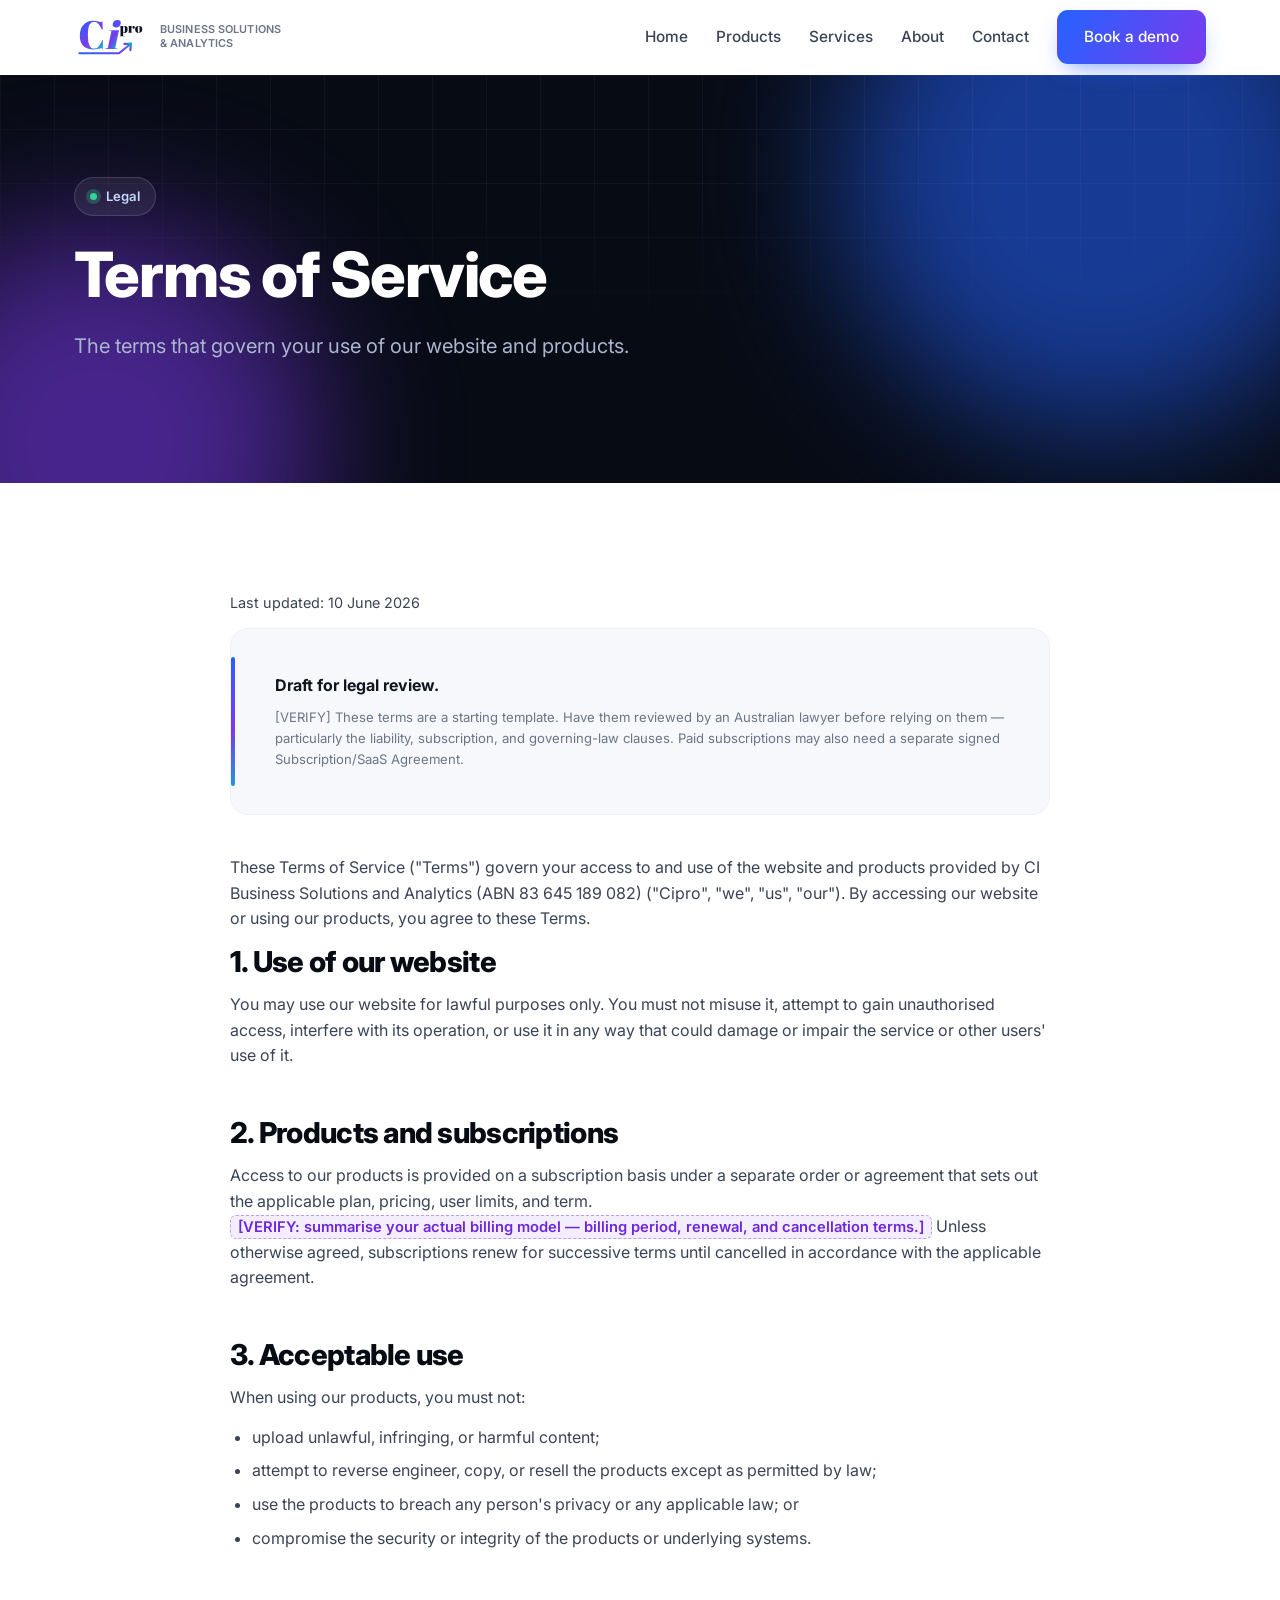
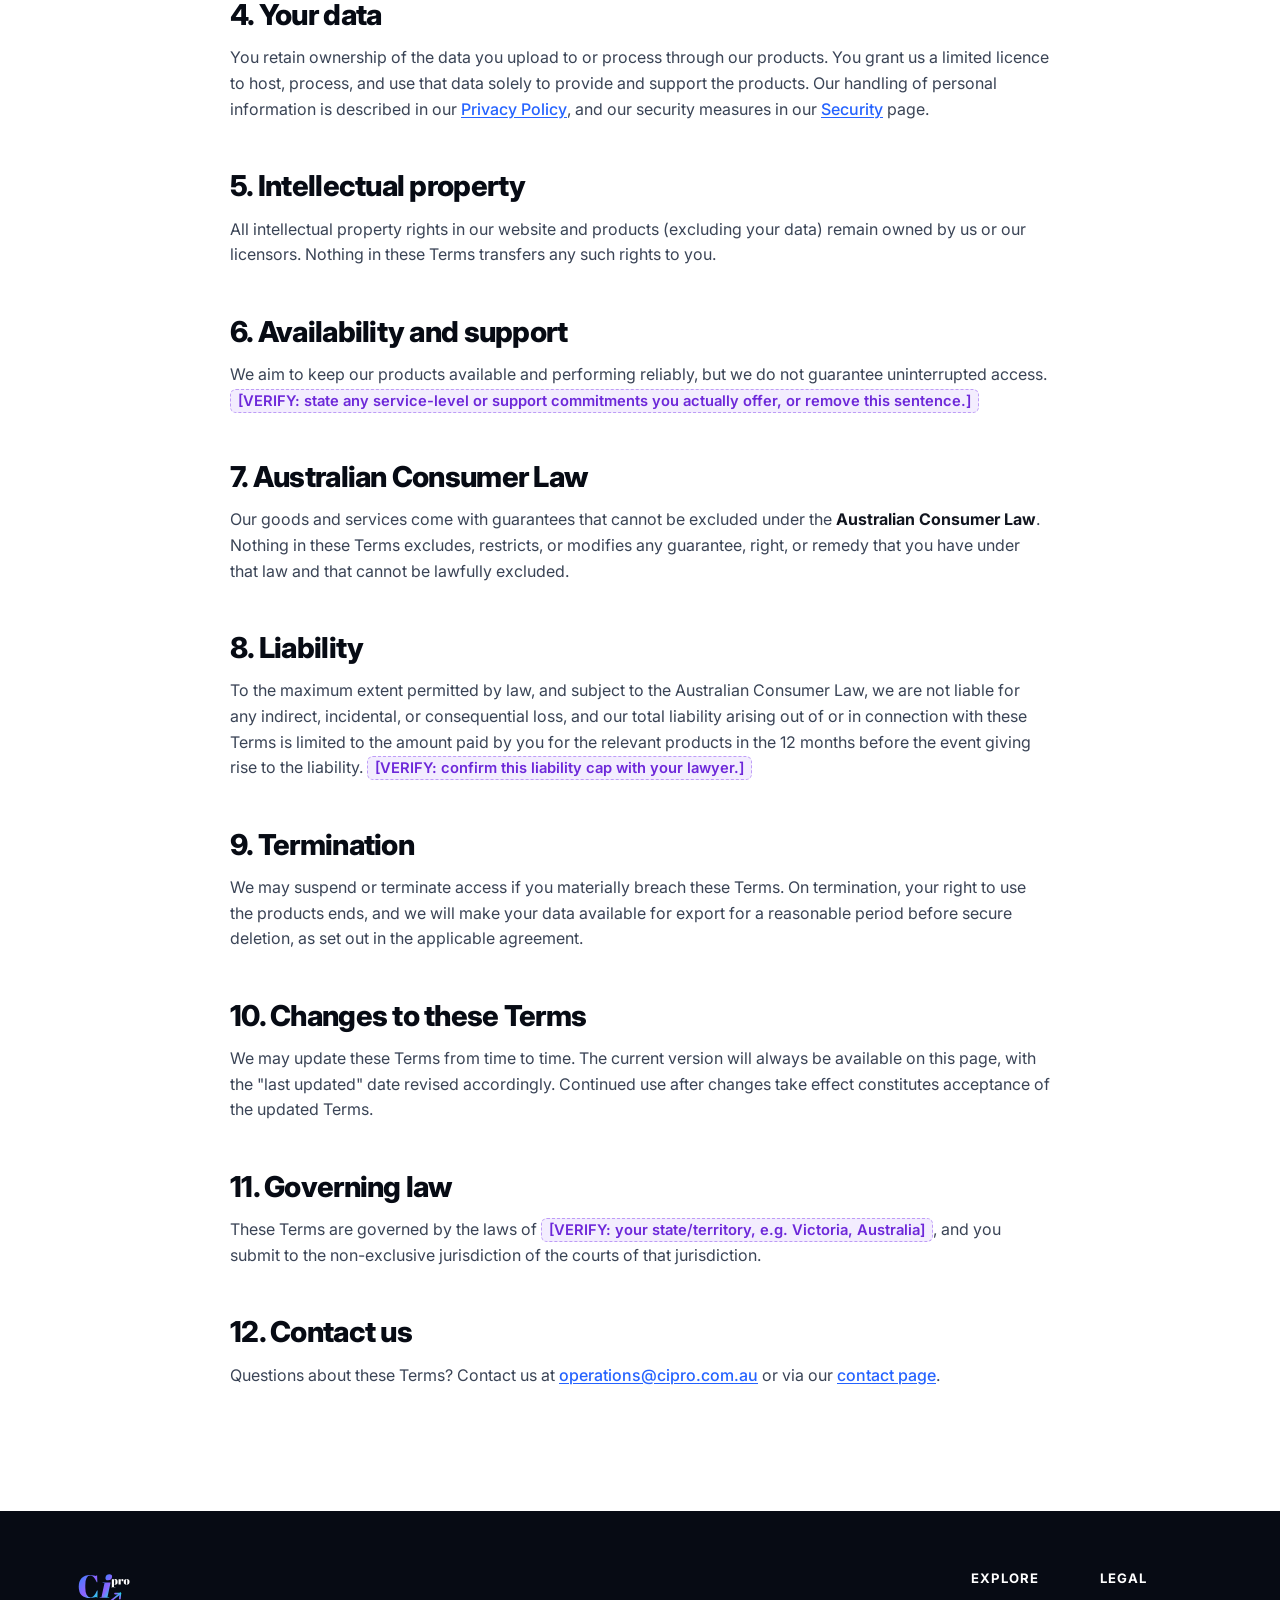
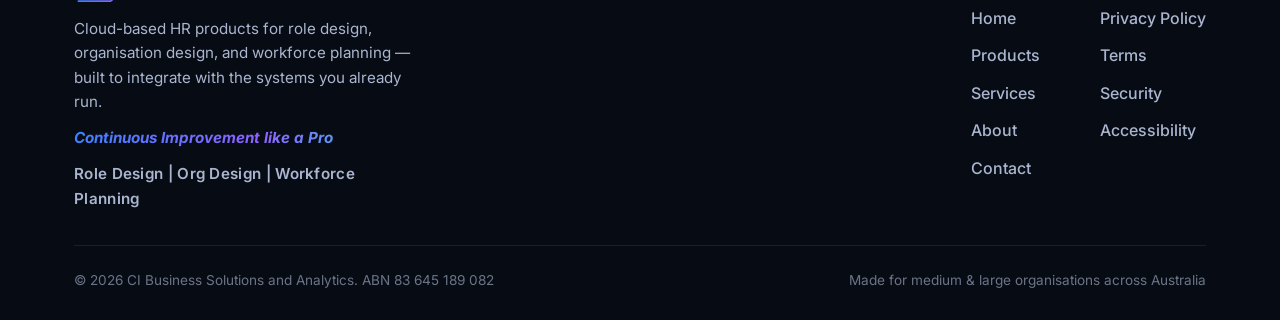
<file: terms.html>
<!DOCTYPE html>
<html lang="en-AU">
<head>
  <meta charset="UTF-8" />
  <meta name="viewport" content="width=device-width, initial-scale=1.0" />
  <meta name="theme-color" content="#070b14" />
  <title>Terms of Service | CI Business Solutions and Analytics</title>
  <meta name="description" content="The terms governing use of the CI Business Solutions and Analytics website and products." />
  <link rel="preconnect" href="https://fonts.googleapis.com" />
  <link rel="preconnect" href="https://fonts.gstatic.com" crossorigin />
  <link href="https://fonts.googleapis.com/css2?family=Inter:wght@400;500;600;700;800&display=swap" rel="stylesheet" />
  <link rel="icon" type="image/svg+xml" href="favicon.svg" />
  <link rel="stylesheet" href="styles.css" />
</head>
<body>

  <header class="site-header" id="header">
    <div class="container header-inner">
      <a href="index.html" class="brand">
        <img src="logo.svg" alt="Cipro" class="brand-logo" />
        <span class="brand-sub">Business Solutions<br />&amp; Analytics</span>
      </a>
      <nav class="nav" id="nav">
        <a href="index.html">Home</a>
        <a href="products.html">Products</a>
        <a href="services.html">Services</a>
        <a href="about.html">About</a>
        <a href="contact.html">Contact</a>
        <a href="contact.html" class="btn btn-primary nav-cta">Book a demo</a>
      </nav>
      <button class="nav-toggle" id="navToggle" aria-label="Open menu" aria-expanded="false">
        <span></span><span></span><span></span>
      </button>
    </div>
  </header>

  <main>
    <section class="page-hero">
      <div class="hero-bg" aria-hidden="true">
        <span class="orb orb-1"></span><span class="orb orb-2"></span><span class="grid-overlay"></span>
      </div>
      <div class="container">
        <div class="page-hero-inner">
          <p class="pill"><span class="pill-dot"></span> Legal</p>
          <h1>Terms of Service</h1>
          <p class="lead">
            The terms that govern your use of our website and products.
          </p>
        </div>
      </div>
    </section>

    <section class="section">
      <div class="container">
        <div class="legal">
          <p class="legal-meta">Last updated: 10 June 2026</p>

          <div class="callout" style="margin-bottom: 40px;">
            <p style="margin-bottom:0;"><strong>Draft for legal review.</strong>
            <span class="ph-note" style="font-style:normal;">[VERIFY] These terms are a starting template. Have them
            reviewed by an Australian lawyer before relying on them — particularly the liability, subscription, and
            governing-law clauses. Paid subscriptions may also need a separate signed Subscription/SaaS Agreement.</span></p>
          </div>

          <p>
            These Terms of Service ("Terms") govern your access to and use of the website and products provided by
            CI Business Solutions and Analytics (ABN 83 645 189 082) ("Cipro", "we", "us", "our"). By accessing our
            website or using our products, you agree to these Terms.
          </p>

          <h2>1. Use of our website</h2>
          <p>
            You may use our website for lawful purposes only. You must not misuse it, attempt to gain unauthorised
            access, interfere with its operation, or use it in any way that could damage or impair the service or
            other users' use of it.
          </p>

          <h2>2. Products and subscriptions</h2>
          <p>
            Access to our products is provided on a subscription basis under a separate order or agreement that sets
            out the applicable plan, pricing, user limits, and term. <span class="ph">[VERIFY: summarise your actual
            billing model — billing period, renewal, and cancellation terms.]</span> Unless otherwise agreed,
            subscriptions renew for successive terms until cancelled in accordance with the applicable agreement.
          </p>

          <h2>3. Acceptable use</h2>
          <p>When using our products, you must not:</p>
          <ul>
            <li>upload unlawful, infringing, or harmful content;</li>
            <li>attempt to reverse engineer, copy, or resell the products except as permitted by law;</li>
            <li>use the products to breach any person's privacy or any applicable law; or</li>
            <li>compromise the security or integrity of the products or underlying systems.</li>
          </ul>

          <h2>4. Your data</h2>
          <p>
            You retain ownership of the data you upload to or process through our products. You grant us a limited
            licence to host, process, and use that data solely to provide and support the products. Our handling of
            personal information is described in our <a href="privacy.html">Privacy Policy</a>, and our security
            measures in our <a href="security.html">Security</a> page.
          </p>

          <h2>5. Intellectual property</h2>
          <p>
            All intellectual property rights in our website and products (excluding your data) remain owned by us or
            our licensors. Nothing in these Terms transfers any such rights to you.
          </p>

          <h2>6. Availability and support</h2>
          <p>
            We aim to keep our products available and performing reliably, but we do not guarantee uninterrupted
            access. <span class="ph">[VERIFY: state any service-level or support commitments you actually offer, or
            remove this sentence.]</span>
          </p>

          <h2>7. Australian Consumer Law</h2>
          <p>
            Our goods and services come with guarantees that cannot be excluded under the <strong>Australian Consumer
            Law</strong>. Nothing in these Terms excludes, restricts, or modifies any guarantee, right, or remedy that
            you have under that law and that cannot be lawfully excluded.
          </p>

          <h2>8. Liability</h2>
          <p>
            To the maximum extent permitted by law, and subject to the Australian Consumer Law, we are not liable for
            any indirect, incidental, or consequential loss, and our total liability arising out of or in connection
            with these Terms is limited to the amount paid by you for the relevant products in the 12 months before
            the event giving rise to the liability. <span class="ph">[VERIFY: confirm this liability cap with your
            lawyer.]</span>
          </p>

          <h2>9. Termination</h2>
          <p>
            We may suspend or terminate access if you materially breach these Terms. On termination, your right to use
            the products ends, and we will make your data available for export for a reasonable period before secure
            deletion, as set out in the applicable agreement.
          </p>

          <h2>10. Changes to these Terms</h2>
          <p>
            We may update these Terms from time to time. The current version will always be available on this page,
            with the "last updated" date revised accordingly. Continued use after changes take effect constitutes
            acceptance of the updated Terms.
          </p>

          <h2>11. Governing law</h2>
          <p>
            These Terms are governed by the laws of <span class="ph">[VERIFY: your state/territory, e.g. Victoria,
            Australia]</span>, and you submit to the non-exclusive jurisdiction of the courts of that jurisdiction.
          </p>

          <h2>12. Contact us</h2>
          <p>
            Questions about these Terms? Contact us at
            <a href="mailto:operations@cipro.com.au">operations@cipro.com.au</a> or via our
            <a href="contact.html">contact page</a>.
          </p>
        </div>
      </div>
    </section>
  </main>

  <footer class="site-footer">
    <div class="container">
      <div class="footer-inner">
        <div class="footer-brand">
          <img src="logo-light.svg" alt="Cipro" class="brand-logo-footer" />
          <p>Cloud-based HR products for role design, organisation design, and workforce planning — built to integrate with the systems you already run.</p>
          <p class="footer-tagline">Continuous Improvement like a Pro</p>
          <p class="footer-products">Role Design | Org Design | Workforce Planning</p>
        </div>
        <div class="footer-cols">
          <div class="footer-col">
            <h4>Explore</h4>
            <a href="index.html">Home</a><a href="products.html">Products</a><a href="services.html">Services</a><a href="about.html">About</a><a href="contact.html">Contact</a>
          </div>
          <div class="footer-col">
            <h4>Legal</h4>
            <a href="privacy.html">Privacy Policy</a><a href="terms.html">Terms</a><a href="security.html">Security</a><a href="accessibility.html">Accessibility</a>
          </div>
        </div>
      </div>
      <div class="footer-bottom">
        <span>© <span id="year"></span> CI Business Solutions and Analytics. ABN 83 645 189 082</span>
        <span>Made for medium &amp; large organisations across Australia</span>
      </div>
    </div>
  </footer>

  <script src="script.js"></script>
</body>
</html>
</file>
<file: styles.css>
/* ===== Design tokens ===== */
:root {
  --ink: #070b14;
  --ink-2: #0d1424;
  --gray-900: #11151f;
  --gray-700: #3a4456;
  --gray-500: #6b7587;
  --gray-300: #c9cfd9;
  --gray-100: #eef1f6;
  --gray-50: #f6f8fc;
  --white: #ffffff;
  --accent: #2563ff;
  --accent-2: #7c3aed;
  --accent-3: #06b6d4;
  --accent-dark: #1542c4;
  --accent-soft: #e8eefe;
  --grad: linear-gradient(110deg, #2563ff 0%, #7c3aed 55%, #06b6d4 110%);
  --grad-warm: linear-gradient(120deg, #2563ff, #7c3aed);
  --radius: 18px;
  --radius-sm: 11px;
  --shadow-sm: 0 1px 2px rgba(7, 11, 20, 0.06), 0 2px 8px rgba(7, 11, 20, 0.06);
  --shadow-md: 0 18px 50px -12px rgba(7, 11, 20, 0.20);
  --shadow-glow: 0 24px 60px -18px rgba(37, 99, 255, 0.45);
  --maxw: 1180px;
  --ease: cubic-bezier(0.2, 0.7, 0.2, 1);
}

/* ===== Reset ===== */
*, *::before, *::after { box-sizing: border-box; }
* { margin: 0; }
html { scroll-behavior: smooth; -webkit-text-size-adjust: 100%; }
body {
  font-family: "Inter", system-ui, -apple-system, Segoe UI, Roboto, sans-serif;
  color: var(--ink); background: var(--white); line-height: 1.6;
  -webkit-font-smoothing: antialiased; overflow-x: hidden;
}
img { max-width: 100%; display: block; }
a { color: inherit; text-decoration: none; }
ul, ol { list-style: none; padding: 0; }
.container { width: 100%; max-width: var(--maxw); margin: 0 auto; padding: 0 24px; }

/* ===== Typography ===== */
h1, h2, h3, h4 { line-height: 1.12; letter-spacing: -0.025em; font-weight: 800; }
h1 { font-size: clamp(2.3rem, 5vw, 3.9rem); }
h2 { font-size: clamp(1.8rem, 3.4vw, 2.7rem); }
h3 { font-size: 1.28rem; font-weight: 700; letter-spacing: -0.02em; }
h4 { font-size: 1.05rem; font-weight: 700; }
.grad-text { background: var(--grad); -webkit-background-clip: text; background-clip: text; color: transparent; }
.eyebrow { font-size: 0.8rem; font-weight: 700; letter-spacing: 0.14em; text-transform: uppercase; color: var(--accent); margin-bottom: 14px; }
.eyebrow-light { background: linear-gradient(90deg,#8fb0ff,#c4b5fd); -webkit-background-clip: text; background-clip: text; color: transparent; }

/* ===== Placeholder token (replace before publishing) ===== */
.ph {
  display: inline-block; color: #6d28d9; background: rgba(124, 58, 237, 0.09);
  border: 1px dashed rgba(124, 58, 237, 0.45); border-radius: 6px;
  padding: 0 7px; font-size: 0.92em; font-weight: 600; line-height: 1.5;
}
.ph-note { display: block; margin-top: 8px; font-size: 0.82rem; color: var(--gray-500); font-style: italic; }

/* ===== Buttons ===== */
.btn { display: inline-flex; align-items: center; justify-content: center; gap: 8px;
  font-weight: 600; font-size: 0.97rem; padding: 14px 26px; border-radius: var(--radius-sm);
  border: 1.5px solid transparent; cursor: pointer;
  transition: transform 0.18s var(--ease), background 0.2s var(--ease), box-shadow 0.25s var(--ease), border-color 0.2s, color 0.2s;
  white-space: nowrap; }
.btn-primary { background: var(--grad-warm); color: #fff; box-shadow: 0 10px 24px -10px rgba(37, 99, 255, 0.7); }
.btn-primary:hover { transform: translateY(-2px); box-shadow: var(--shadow-glow); }
.btn-ghost { background: rgba(255,255,255,0.6); color: var(--ink); border-color: var(--gray-300); backdrop-filter: blur(6px); }
.btn-ghost:hover { border-color: var(--accent); color: var(--accent); transform: translateY(-2px); }
.btn-lg { padding: 17px 36px; font-size: 1.05rem; }
.btn-block { width: 100%; }

/* ===== Header ===== */
.site-header { position: sticky; top: 0; z-index: 50; background: rgba(255, 255, 255, 0.72);
  backdrop-filter: saturate(180%) blur(14px); border-bottom: 1px solid transparent;
  transition: box-shadow 0.25s var(--ease), border-color 0.25s; }
.site-header.scrolled { box-shadow: var(--shadow-sm); border-bottom-color: var(--gray-100); }
.header-inner { display: flex; align-items: center; justify-content: space-between; height: 74px; }
.brand { display: flex; align-items: center; gap: 11px; }
.brand-mark { font-weight: 800; font-size: 1.5rem; letter-spacing: -0.04em; background: var(--grad); -webkit-background-clip: text; background-clip: text; color: transparent; }
.brand-sub { font-size: 0.68rem; line-height: 1.25; font-weight: 600; color: var(--gray-500); letter-spacing: 0.01em; text-transform: uppercase; }
.brand-logo { height: 42px; width: auto; display: block; }
.brand-logo-footer { height: 34px; width: auto; display: block; margin-bottom: 10px; }
.footer-tagline { margin-top: 14px; font-style: italic; font-weight: 700; font-size: 1.05rem;
  background: linear-gradient(110deg,#3b82ff,#9061ff 55%,#22d3ee); -webkit-background-clip: text; background-clip: text; color: transparent; }
.footer-products { margin-top: 6px; font-size: 0.85rem; font-weight: 600; color: #aab6cf; letter-spacing: 0.02em; }
.nav { display: flex; align-items: center; gap: 28px; }
.nav > a { position: relative; font-weight: 500; font-size: 0.96rem; color: var(--gray-700); transition: color 0.15s; }
.nav > a:not(.nav-cta):hover { color: var(--ink); }
.nav > a.active { color: var(--ink); font-weight: 600; }
.nav > a.active::after { content: ""; position: absolute; left: 0; right: 0; bottom: -7px; height: 2px; border-radius: 2px; background: var(--grad); }
.nav .nav-cta, .nav .nav-cta:hover { color: #fff; }
.nav-toggle { display: none; flex-direction: column; gap: 5px; background: none; border: 0; cursor: pointer; padding: 8px; }
.nav-toggle span { width: 24px; height: 2px; background: var(--ink); border-radius: 2px; transition: 0.2s var(--ease); }

/* ===== Hero (home) + page hero (inner) ===== */
.hero, .page-hero { position: relative; overflow: hidden; background: var(--ink); }
.hero { padding: clamp(70px, 10vw, 132px) 0 clamp(60px, 9vw, 116px); }
.page-hero { padding: clamp(64px, 8vw, 104px) 0 clamp(54px, 7vw, 88px); }
.hero-bg { position: absolute; inset: 0; z-index: 0; pointer-events: none; }
.orb { position: absolute; border-radius: 50%; filter: blur(70px); opacity: 0.55; animation: float 14s var(--ease) infinite; }
.orb-1 { width: 520px; height: 520px; background: #2563ff; top: -160px; right: -80px; }
.orb-2 { width: 440px; height: 440px; background: #7c3aed; bottom: -180px; left: -120px; animation-delay: -4s; }
.orb-3 { width: 360px; height: 360px; background: #06b6d4; top: 30%; left: 42%; opacity: 0.32; animation-delay: -8s; }
@keyframes float { 0%,100% { transform: translate(0,0) scale(1); } 33% { transform: translate(30px,-30px) scale(1.06); } 66% { transform: translate(-20px,20px) scale(0.97); } }
.grid-overlay { position: absolute; inset: 0;
  background-image: linear-gradient(rgba(255,255,255,0.04) 1px, transparent 1px), linear-gradient(90deg, rgba(255,255,255,0.04) 1px, transparent 1px);
  background-size: 54px 54px;
  -webkit-mask-image: radial-gradient(120% 90% at 50% 0%, #000 30%, transparent 75%);
  mask-image: radial-gradient(120% 90% at 50% 0%, #000 30%, transparent 75%); }

.hero-inner { position: relative; z-index: 1; display: grid; grid-template-columns: 1.05fr 0.95fr; gap: 56px; align-items: center; }
.hero-copy, .page-hero .container { color: #fff; position: relative; z-index: 1; }
.page-hero-inner { max-width: 760px; }
.pill { display: inline-flex; align-items: center; gap: 9px; font-size: 0.82rem; font-weight: 600; color: #c7d6ff;
  padding: 8px 15px; border-radius: 999px; background: rgba(255,255,255,0.07); border: 1px solid rgba(255,255,255,0.14); margin-bottom: 24px; }
.pill-dot { width: 7px; height: 7px; border-radius: 50%; background: #34d399; box-shadow: 0 0 0 4px rgba(52,211,153,0.25); }
.hero-copy h1, .page-hero h1 { color: #fff; margin-bottom: 20px; }
.hero-copy .lead, .page-hero .lead { font-size: clamp(1.05rem, 1.6vw, 1.26rem); color: #aab6cf; max-width: 600px; margin-bottom: 32px; }
.hero-actions { display: flex; gap: 14px; flex-wrap: wrap; }
.hero-note { margin-top: 26px; font-size: 0.88rem; color: #8794ad; }

/* Hero visual — integration diagram */
.hero-visual { position: relative; z-index: 1; }
.glass-panel { background: rgba(255,255,255,0.07); border: 1px solid rgba(255,255,255,0.15); border-radius: var(--radius);
  backdrop-filter: blur(14px); box-shadow: 0 30px 70px -20px rgba(0,0,0,0.6); }
.platform { padding: 22px; animation: rise 0.8s var(--ease) both; }
.platform-head { display: flex; justify-content: space-between; align-items: center; margin-bottom: 18px; }
.platform-title { color: #cdd8f0; font-weight: 600; font-size: 0.92rem; }
.platform-live { display: inline-flex; align-items: center; gap: 7px; font-size: 0.78rem; color: #34d399; font-weight: 600; }
.live-dot { width: 7px; height: 7px; border-radius: 50%; background: #34d399; animation: pulse 1.8s infinite; }
@keyframes pulse { 0%,100% { box-shadow: 0 0 0 0 rgba(52,211,153,0.5);} 50% { box-shadow: 0 0 0 6px rgba(52,211,153,0);} }
.mod { display: flex; align-items: center; gap: 14px; padding: 14px 16px; border-radius: 13px; margin-bottom: 11px;
  background: rgba(255,255,255,0.05); border: 1px solid rgba(255,255,255,0.10); }
.mod.is-ci { background: linear-gradient(110deg, rgba(37,99,255,0.22), rgba(124,58,237,0.18)); border-color: rgba(124,58,237,0.45); }
.mod-ic { width: 38px; height: 38px; border-radius: 10px; display: grid; place-items: center; font-size: 1rem; color: #fff; background: rgba(255,255,255,0.12); }
.mod.is-ci .mod-ic { background: linear-gradient(145deg,#2563ff,#7c3aed); }
.mod-name { color: #fff; font-weight: 600; font-size: 0.95rem; }
.mod-tag { color: #8fa0c0; font-size: 0.76rem; }
.mod-sync { margin-left: auto; font-size: 0.72rem; font-weight: 600; color: #34d399; }
.platform-foot { text-align: center; margin-top: 14px; font-size: 0.8rem; color: #8794ad; }
@keyframes rise { from { opacity: 0; transform: translateY(26px); } to { opacity: 1; transform: none; } }

/* ===== Sections ===== */
.section { padding: clamp(64px, 8.5vw, 110px) 0; position: relative; }
.section-tight { padding: clamp(48px, 6vw, 76px) 0; }
.section-muted { background: var(--gray-50); }
.section-head { max-width: 720px; margin: 0 auto clamp(40px, 6vw, 64px); text-align: center; }
.section-head.left { margin-left: 0; text-align: left; }
.section-sub { color: var(--gray-700); font-size: 1.12rem; margin-top: 14px; }
.section-sub-light { color: #aab6cf; font-size: 1.12rem; margin-top: 14px; }
.lede { font-size: 1.15rem; color: var(--gray-700); max-width: 760px; }
.lede + .lede { margin-top: 18px; }

/* ===== Two-column prose ===== */
.prose-grid { display: grid; grid-template-columns: 1fr 1fr; gap: clamp(36px, 6vw, 72px); align-items: center; }
.prose-grid p { color: var(--gray-700); margin-top: 16px; }

/* ===== Principles / approach ===== */
.principles { display: grid; grid-template-columns: repeat(3, 1fr); gap: 22px; }
.principle { padding: 28px 26px; border-radius: var(--radius); background: var(--white); border: 1px solid var(--gray-100); box-shadow: var(--shadow-sm); }
.principle .p-ic { width: 48px; height: 48px; border-radius: 13px; display: grid; place-items: center; color: #fff; background: var(--grad); font-size: 1.15rem; margin-bottom: 16px; box-shadow: 0 8px 20px -8px rgba(37,99,255,0.6); }
.principle h3 { margin-bottom: 8px; }
.principle p { color: var(--gray-700); font-size: 0.97rem; }

/* ===== Cards (products summary / generic) ===== */
.cards { display: grid; grid-template-columns: repeat(3, 1fr); gap: 22px; }
.card { position: relative; background: var(--white); border: 1px solid var(--gray-100); border-radius: var(--radius);
  padding: 30px 26px; overflow: hidden; display: flex; flex-direction: column;
  transition: transform 0.25s var(--ease), box-shadow 0.25s var(--ease), border-color 0.25s; }
.card::after { content: ""; position: absolute; inset: 0; border-radius: inherit; padding: 1px; background: var(--grad);
  -webkit-mask: linear-gradient(#000 0 0) content-box, linear-gradient(#000 0 0); -webkit-mask-composite: xor; mask-composite: exclude; opacity: 0; transition: opacity 0.25s; }
.card:hover { transform: translateY(-6px); box-shadow: var(--shadow-md); border-color: transparent; }
.card:hover::after { opacity: 1; }
.card-icon { width: 50px; height: 50px; display: grid; place-items: center; background: var(--grad); color: #fff; border-radius: 14px;
  font-size: 1.05rem; font-weight: 700; margin-bottom: 20px; box-shadow: 0 8px 20px -8px rgba(37,99,255,0.6); letter-spacing: -0.03em; }
.card .product-name { font-size: 0.78rem; font-weight: 700; letter-spacing: 0.06em; text-transform: uppercase; color: var(--accent); margin-bottom: 4px; }
.card h3 { margin-bottom: 10px; }
.card p { color: var(--gray-700); font-size: 0.97rem; flex: 1; }
.card-link { color: var(--accent); font-weight: 600; font-size: 0.92rem; margin-top: 18px; }
.card-link:hover { text-decoration: underline; }

/* ===== Feature / checklist grid ===== */
.feature-grid { display: grid; grid-template-columns: repeat(3, 1fr); gap: 16px 30px; max-width: 980px; margin: 0 auto; }
.feature-grid li { display: flex; gap: 13px; align-items: flex-start; font-weight: 500; color: var(--gray-900); }
.tick { flex: none; width: 26px; height: 26px; border-radius: 50%; display: grid; place-items: center; background: var(--accent-soft); color: var(--accent); font-size: 0.85rem; font-weight: 700; margin-top: 1px; }

/* ===== Benefits ===== */
.benefit-list { max-width: 860px; margin: 0 auto; }
.benefit-list li { display: flex; gap: 18px; padding: 22px 0; border-bottom: 1px solid var(--gray-100); align-items: flex-start; }
.benefit-list li:last-child { border-bottom: 0; }
.b-ic { flex: none; width: 44px; height: 44px; border-radius: 12px; display: grid; place-items: center; color: #fff; background: var(--grad); font-size: 1.1rem; }
.benefit-list strong { display: block; font-size: 1.08rem; margin-bottom: 3px; }
.benefit-list p { color: var(--gray-700); }

/* ===== Callout (ROI / illustrative) ===== */
.callout { position: relative; background: var(--gray-50); border: 1px solid var(--gray-100); border-radius: var(--radius); padding: clamp(28px, 4vw, 44px); max-width: 880px; margin: 0 auto; }
.callout::before { content: ""; position: absolute; left: 0; top: 28px; bottom: 28px; width: 4px; border-radius: 4px; background: var(--grad); }
.badge-illustrative { display: inline-block; font-size: 0.72rem; font-weight: 700; letter-spacing: 0.08em; text-transform: uppercase; color: #b45309; background: #fef3c7; border: 1px solid #fde68a; padding: 4px 11px; border-radius: 999px; margin-bottom: 16px; }
.callout p { color: var(--gray-700); }

/* ===== Product detail blocks ===== */
.product-block { display: grid; grid-template-columns: 1.05fr 0.95fr; gap: clamp(36px, 6vw, 70px); align-items: center; padding: clamp(48px, 7vw, 84px) 0; border-top: 1px solid var(--gray-100); }
.product-block:first-of-type { border-top: 0; }
.product-block:nth-child(even) .pb-text { order: 2; }
.pb-text .product-name { font-size: 0.82rem; font-weight: 700; letter-spacing: 0.08em; text-transform: uppercase; color: var(--accent); margin-bottom: 10px; }
.pb-text h2 { margin-bottom: 14px; }
.pb-text > p { color: var(--gray-700); font-size: 1.05rem; }
.cap-title { font-size: 0.8rem; font-weight: 700; letter-spacing: 0.06em; text-transform: uppercase; color: var(--gray-500); margin: 26px 0 12px; }
.cap-list li { display: flex; gap: 12px; align-items: flex-start; padding: 7px 0; color: var(--gray-900); font-weight: 500; }
.who { margin-top: 22px; padding: 16px 18px; border-radius: var(--radius-sm); background: var(--gray-50); border: 1px solid var(--gray-100); color: var(--gray-700); font-size: 0.96rem; }
.who strong { color: var(--ink); }
.pb-visual { aspect-ratio: 5 / 4; border-radius: var(--radius); position: relative; overflow: hidden; background: var(--grad); display: grid; place-items: center; box-shadow: var(--shadow-glow); }
.pb-visual:nth-child(1) { }
.product-block:nth-child(2) .pb-visual { background: linear-gradient(135deg,#7c3aed,#06b6d4); }
.product-block:nth-child(3) .pb-visual { background: linear-gradient(135deg,#06b6d4,#2563ff); }
.pb-visual::after { content: ""; position: absolute; inset: 0; background-image: linear-gradient(rgba(255,255,255,0.10) 1px, transparent 1px), linear-gradient(90deg, rgba(255,255,255,0.10) 1px, transparent 1px); background-size: 34px 34px; }
.pb-visual .pv-label { position: relative; z-index: 1; color: #fff; font-weight: 800; font-size: clamp(1.4rem, 3vw, 2rem); letter-spacing: -0.03em; text-align: center; padding: 20px; }
.pb-visual .pv-label small { display: block; font-size: 0.9rem; font-weight: 500; opacity: 0.85; letter-spacing: 0; margin-top: 6px; }

/* ===== Pricing ===== */
.pricing { max-width: 440px; margin: 0 auto; background: var(--white); border: 1px solid var(--gray-100); border-radius: var(--radius); overflow: hidden; box-shadow: var(--shadow-md); text-align: center; }
.pricing-top { background: var(--grad); color: #fff; padding: 26px; }
.pricing-top .plan { font-size: 0.8rem; font-weight: 700; letter-spacing: 0.1em; text-transform: uppercase; opacity: 0.9; }
.pricing-body { padding: 30px 28px 34px; }
.pricing .price { font-size: 2.6rem; font-weight: 800; letter-spacing: -0.03em; }
.pricing .price small { font-size: 1rem; font-weight: 500; color: var(--gray-500); }
.pricing .min { color: var(--gray-500); margin: 8px 0 22px; }

/* ===== Dark band / approach ===== */
.section-dark { background: var(--ink); color: #fff; overflow: hidden; position: relative; }
.section-dark::before { content: ""; position: absolute; width: 500px; height: 500px; border-radius: 50%; background: #2563ff; filter: blur(120px); opacity: 0.25; top: -120px; right: -80px; }
.section-dark::after { content: ""; position: absolute; width: 420px; height: 420px; border-radius: 50%; background: #7c3aed; filter: blur(120px); opacity: 0.22; bottom: -140px; left: -60px; }
.section-dark > .container { position: relative; z-index: 1; }
.section-dark h2 { color: #fff; }

/* ===== Values (about) ===== */
.values-grid { display: grid; grid-template-columns: repeat(2, 1fr); gap: 22px; }
.value { padding: 28px 26px; border-radius: var(--radius); background: var(--white); border: 1px solid var(--gray-100); box-shadow: var(--shadow-sm); }
.value h3 { margin-bottom: 8px; }
.value p { color: var(--gray-700); }

/* ===== Team ===== */
.team-grid { display: grid; grid-template-columns: repeat(3, 1fr); gap: 22px; }
.member { text-align: center; padding: 28px 22px; border-radius: var(--radius); border: 1px solid var(--gray-100); background: var(--white); }
.avatar { width: 88px; height: 88px; border-radius: 50%; margin: 0 auto 16px; background: var(--grad); display: grid; place-items: center; color: #fff; font-weight: 800; font-size: 1.4rem; }

/* ===== About photo ===== */
.about-photo { aspect-ratio: 4 / 5; border-radius: var(--radius); position: relative; overflow: hidden; background: var(--grad);
  display: grid; place-items: center; color: rgba(255,255,255,0.95); font-size: 2rem; font-weight: 800; letter-spacing: -0.04em; box-shadow: var(--shadow-glow); padding: 24px; text-align: center; }
.about-photo::after { content: ""; position: absolute; inset: 0; background-image: linear-gradient(rgba(255,255,255,0.08) 1px, transparent 1px), linear-gradient(90deg, rgba(255,255,255,0.08) 1px, transparent 1px); background-size: 30px 30px; }
.about-photo span { position: relative; z-index: 1; }

/* ===== CTA band ===== */
.cta-band { position: relative; overflow: hidden; background: var(--grad); color: #fff; padding: clamp(50px, 7vw, 84px) 0; }
.cta-band::before { content: ""; position: absolute; inset: 0;
  background-image: linear-gradient(rgba(255,255,255,0.07) 1px, transparent 1px), linear-gradient(90deg, rgba(255,255,255,0.07) 1px, transparent 1px);
  background-size: 40px 40px; -webkit-mask-image: radial-gradient(100% 100% at 80% 0%, #000, transparent 70%); mask-image: radial-gradient(100% 100% at 80% 0%, #000, transparent 70%); }
.cta-inner { position: relative; z-index: 1; display: flex; align-items: center; justify-content: space-between; gap: 30px; flex-wrap: wrap; }
.cta-band h2 { color: #fff; max-width: 640px; }
.cta-band .btn-primary { background: #fff; color: var(--accent-dark); box-shadow: 0 14px 30px -12px rgba(0,0,0,0.4); }
.cta-band .btn-primary:hover { background: var(--gray-50); }

/* ===== Contact ===== */
.contact-grid { display: grid; grid-template-columns: 0.85fr 1.15fr; gap: clamp(36px, 6vw, 72px); align-items: start; }
.contact-copy p { color: var(--gray-700); margin-top: 14px; }
.contact-list { margin-top: 30px; display: grid; gap: 18px; }
.contact-list li { display: flex; flex-direction: column; }
.contact-list strong { font-size: 0.78rem; letter-spacing: 0.08em; text-transform: uppercase; color: var(--gray-500); margin-bottom: 4px; }
.contact-list span { font-size: 1.05rem; font-weight: 500; }
.contact-form { background: var(--white); border: 1px solid var(--gray-100); border-radius: var(--radius); padding: 32px; box-shadow: var(--shadow-md); }
.form-row { display: grid; grid-template-columns: 1fr 1fr; gap: 16px; }
.field { margin-bottom: 16px; }
.field label { display: block; font-size: 0.88rem; font-weight: 600; margin-bottom: 7px; }
.req { color: var(--accent-2); }
.field input, .field select, .field textarea { width: 100%; padding: 12px 14px; font: inherit; color: var(--ink);
  background: var(--gray-50); border: 1.5px solid var(--gray-100); border-radius: var(--radius-sm);
  transition: border-color 0.15s, box-shadow 0.15s, background 0.15s; }
.field input:focus, .field select:focus, .field textarea:focus { outline: 0; background: #fff; border-color: var(--accent); box-shadow: 0 0 0 4px var(--accent-soft); }
.field textarea { resize: vertical; }
.form-reassure { margin-top: 16px; font-size: 0.88rem; color: var(--gray-500); }
.form-note { margin-top: 14px; color: #0a7d3b; font-weight: 600; font-size: 0.92rem; }

/* ===== Footer ===== */
.site-footer { background: var(--ink); color: #aab6cf; padding: 60px 0 28px; }
.footer-inner { display: flex; justify-content: space-between; gap: 40px; flex-wrap: wrap; padding-bottom: 34px; border-bottom: 1px solid rgba(255,255,255,0.08); }
.footer-brand { max-width: 340px; }
.footer-brand .brand-mark { font-size: 1.4rem; }
.footer-brand p { margin-top: 12px; font-size: 0.95rem; }
.footer-col h4 { color: #fff; font-size: 0.82rem; letter-spacing: 0.08em; text-transform: uppercase; margin-bottom: 14px; }
.footer-col a { display: block; color: #aab6cf; font-weight: 500; padding: 6px 0; transition: color 0.15s; }
.footer-col a:hover { color: #fff; }
.footer-cols { display: flex; gap: 60px; flex-wrap: wrap; }
.footer-bottom { display: flex; justify-content: space-between; gap: 16px; flex-wrap: wrap; margin-top: 24px; font-size: 0.85rem; color: var(--gray-500); }

/* ===== Legal / policy pages ===== */
.legal { max-width: 820px; margin: 0 auto; }
.legal-meta { font-size: 0.9rem; color: var(--gray-500); margin-bottom: 40px; }
.legal h2 { font-size: clamp(1.4rem, 2.4vw, 1.8rem); margin-top: 48px; margin-bottom: 14px; }
.legal h2:first-of-type { margin-top: 0; }
.legal h3 { margin-top: 28px; margin-bottom: 10px; }
.legal p { color: var(--gray-700); margin-bottom: 14px; }
.legal ul { margin: 0 0 18px; padding-left: 22px; list-style: disc; }
.legal ul li { color: var(--gray-700); margin-bottom: 8px; }
.legal a { color: var(--accent); font-weight: 500; text-decoration: underline; text-underline-offset: 2px; }
.legal a:hover { color: var(--accent-dark); }
.legal strong { color: var(--gray-900); }

/* ===== Scroll reveal ===== */
.reveal { opacity: 0; transform: translateY(22px); transition: opacity 0.6s var(--ease), transform 0.6s var(--ease); }
.reveal.in { opacity: 1; transform: none; }

/* ===== Responsive ===== */
@media (max-width: 960px) {
  .hero-inner { grid-template-columns: 1fr; gap: 56px; }
  .hero-visual { max-width: 460px; margin: 0 auto; width: 100%; }
  .principles, .cards, .team-grid { grid-template-columns: repeat(2, 1fr); }
  .feature-grid { grid-template-columns: repeat(2, 1fr); }
  .prose-grid, .values-grid, .contact-grid { grid-template-columns: 1fr; }
  .product-block { grid-template-columns: 1fr; gap: 32px; }
  .product-block:nth-child(even) .pb-text { order: 0; }
  .pb-visual { max-width: 460px; }
}
@media (max-width: 680px) {
  .nav { position: fixed; inset: 74px 0 auto 0; flex-direction: column; align-items: stretch; gap: 0; background: #fff;
    border-bottom: 1px solid var(--gray-100); padding: 10px 24px 22px; box-shadow: var(--shadow-md);
    transform: translateY(-140%); transition: transform 0.28s var(--ease); }
  .nav.open { transform: none; }
  .nav > a { padding: 14px 0; border-bottom: 1px solid var(--gray-100); color: var(--ink); }
  .nav > a.active::after { display: none; }
  .nav .nav-cta { margin-top: 14px; border-bottom: 0; }
  .nav-toggle { display: flex; }
  .nav-toggle.open span:nth-child(1) { transform: translateY(7px) rotate(45deg); }
  .nav-toggle.open span:nth-child(2) { opacity: 0; }
  .nav-toggle.open span:nth-child(3) { transform: translateY(-7px) rotate(-45deg); }
  .principles, .cards, .team-grid, .feature-grid, .form-row { grid-template-columns: 1fr; }
  .cta-inner { flex-direction: column; align-items: flex-start; }
}
@media (prefers-reduced-motion: reduce) { .orb, .live-dot { animation: none !important; } }
</file>
